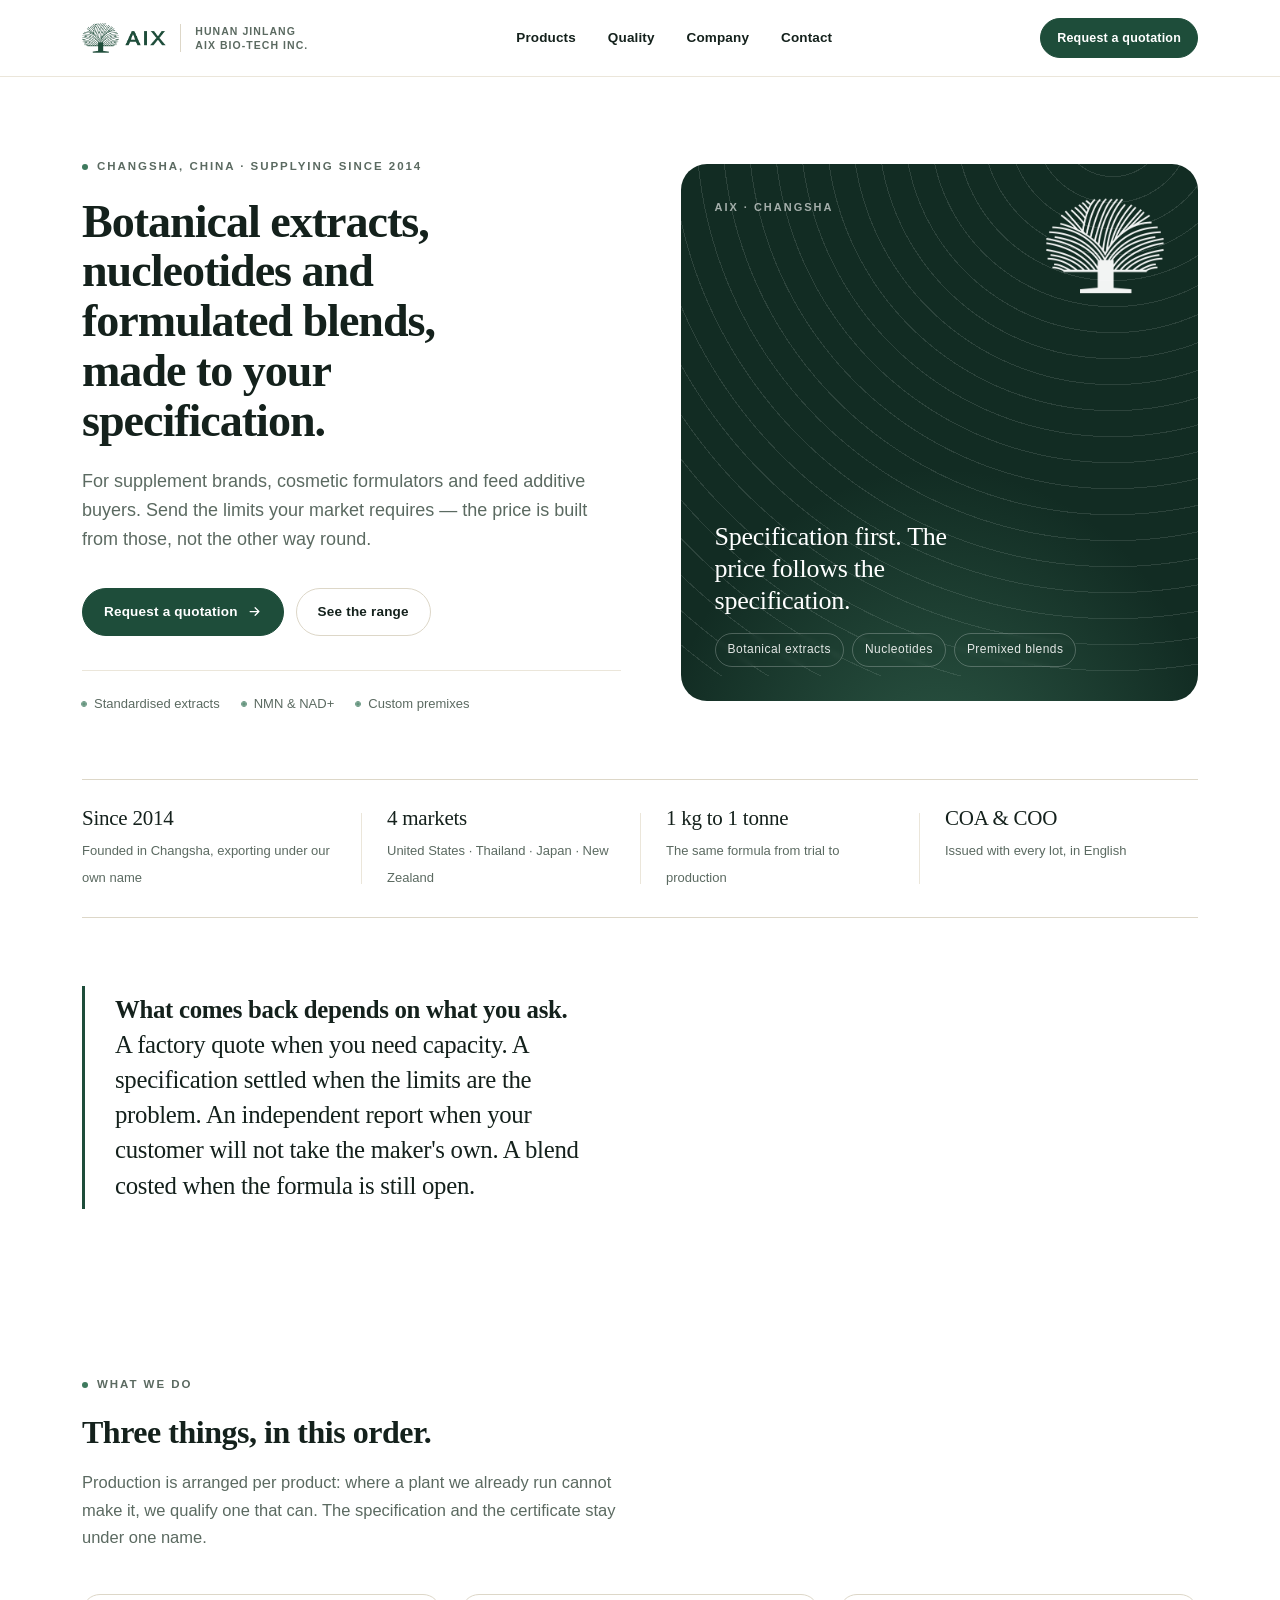
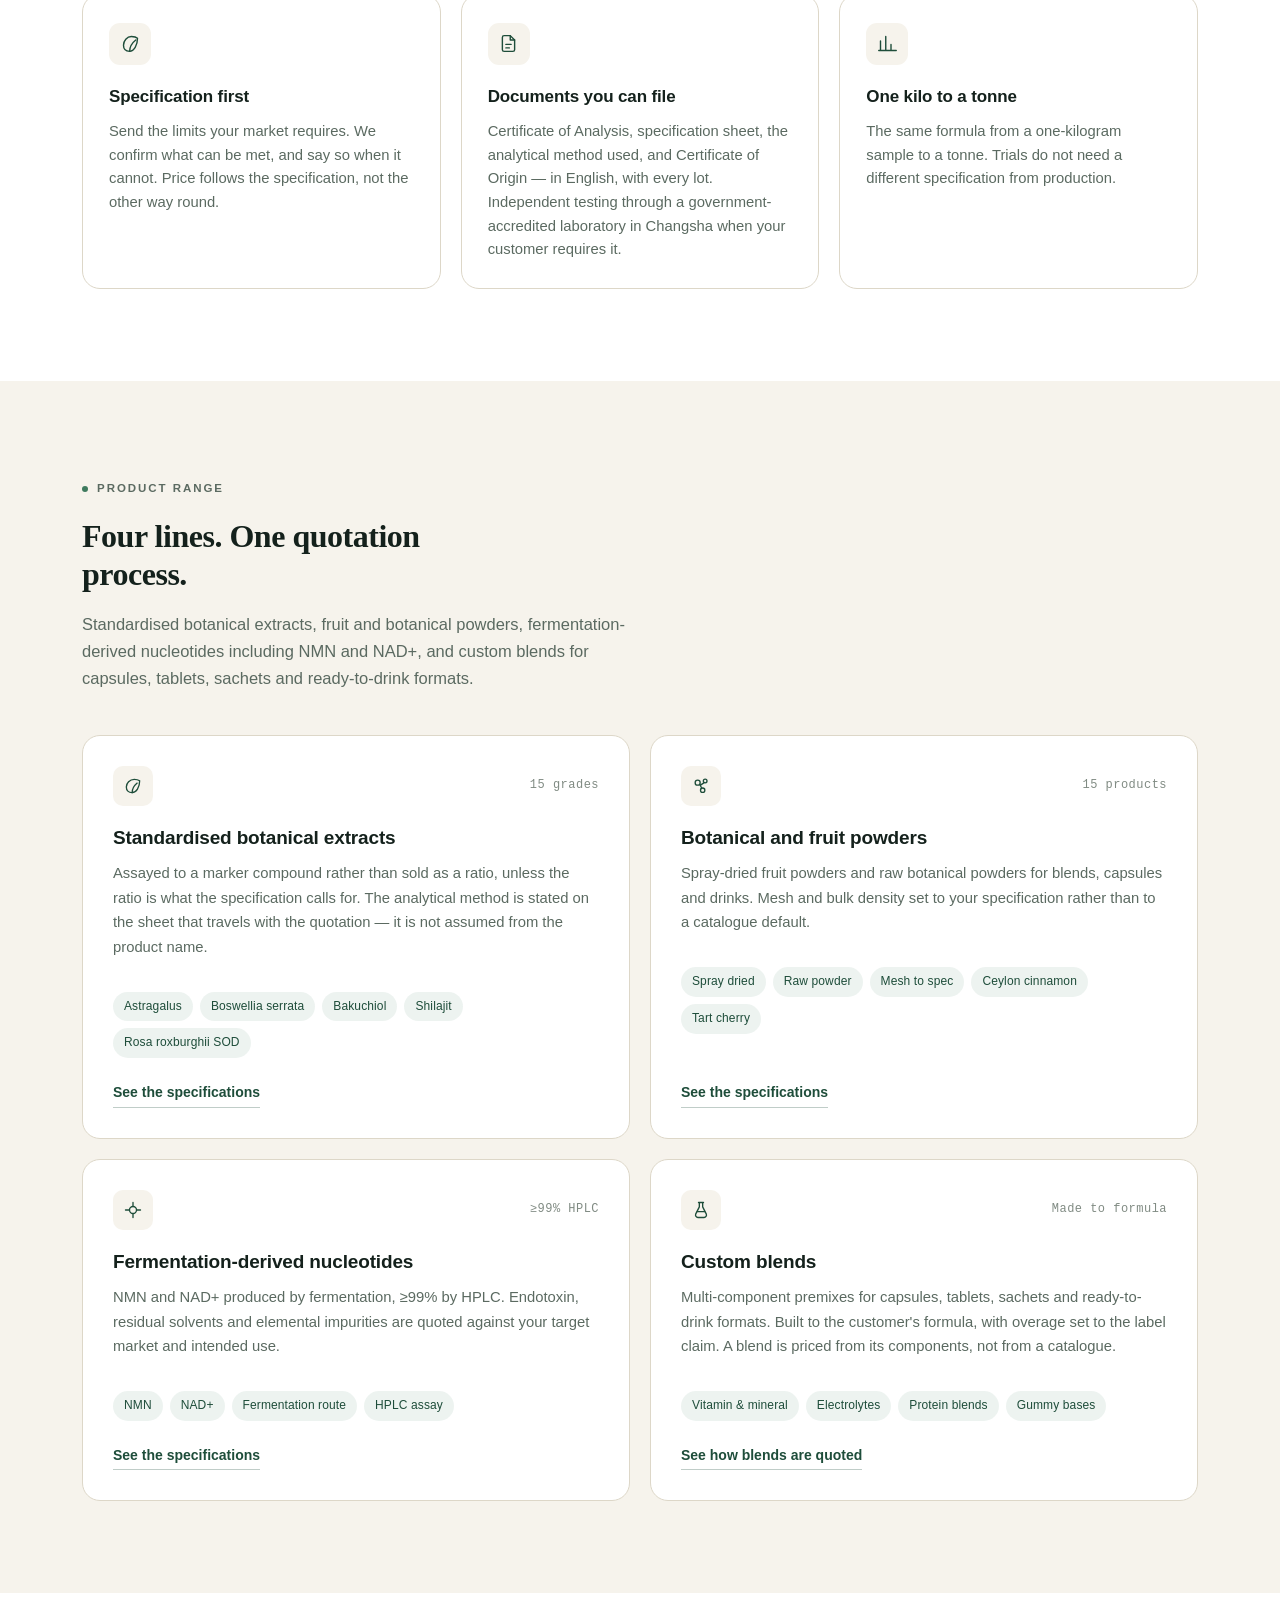
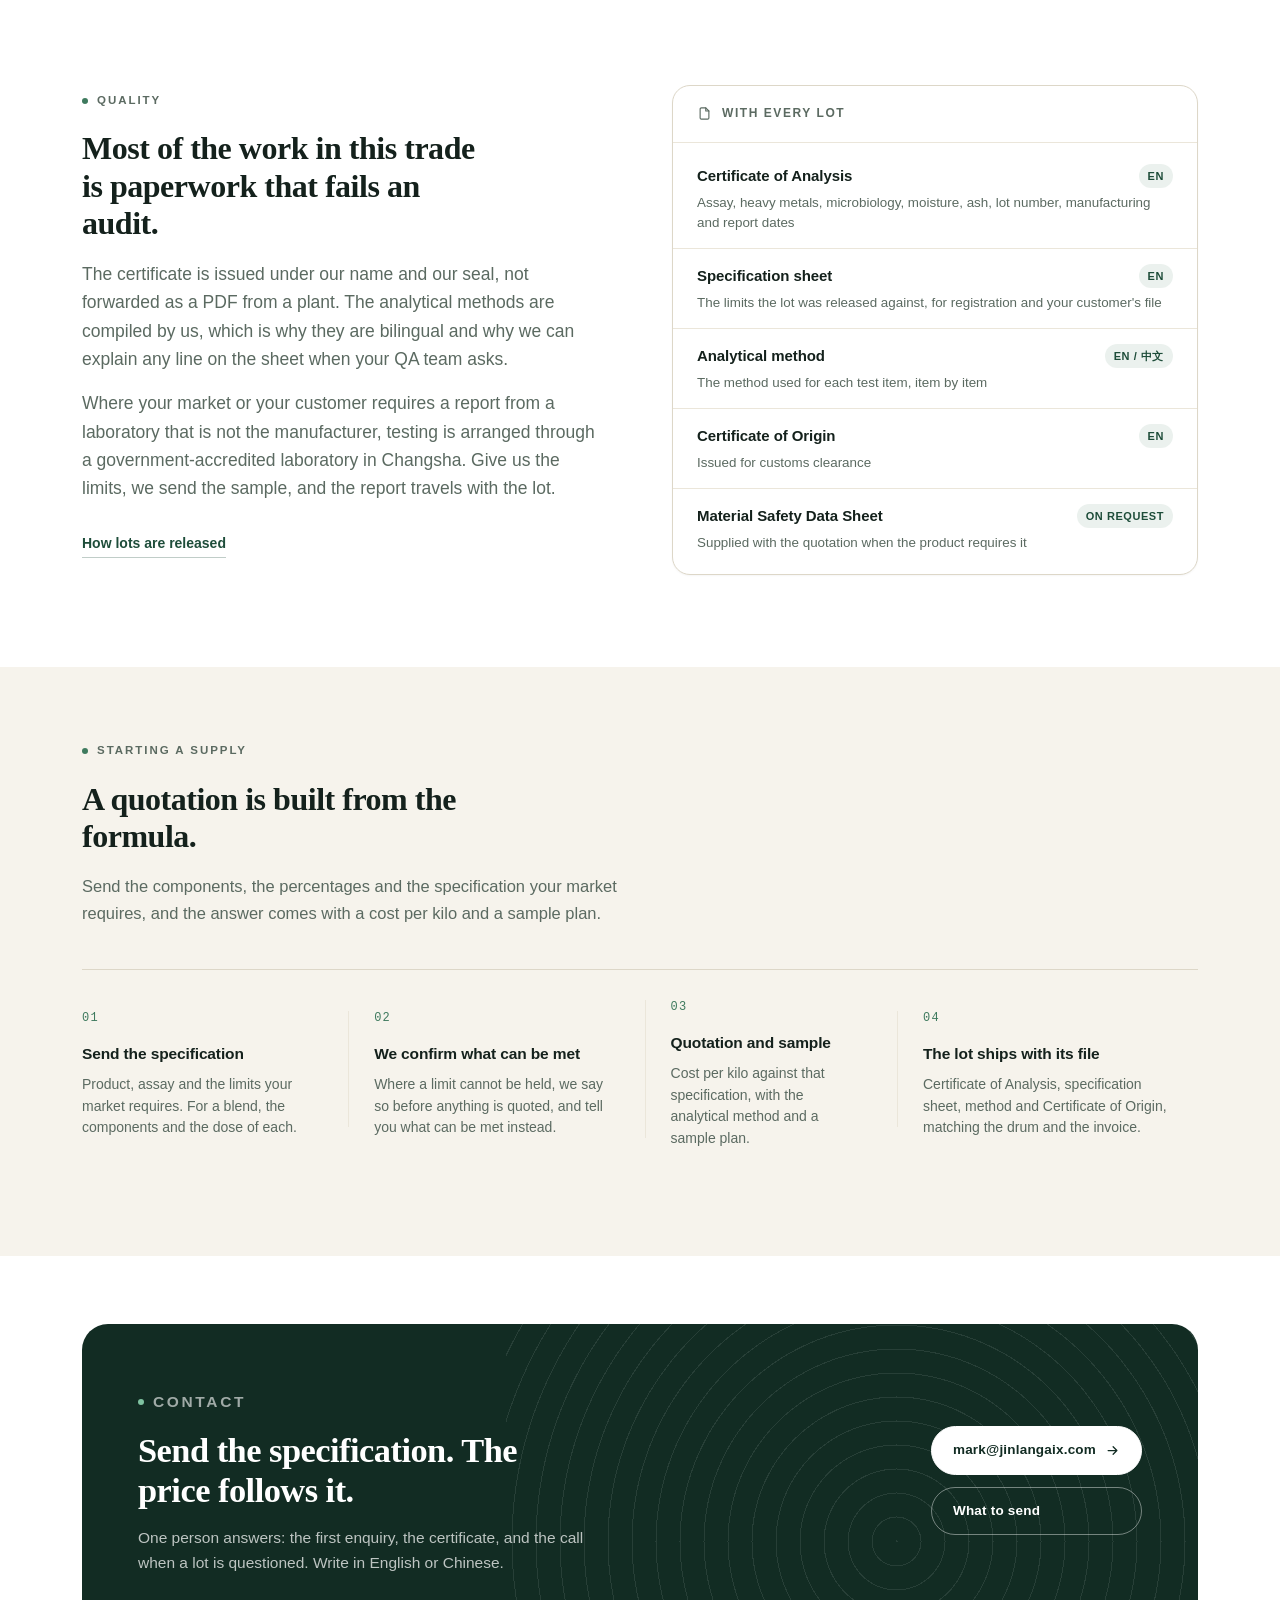
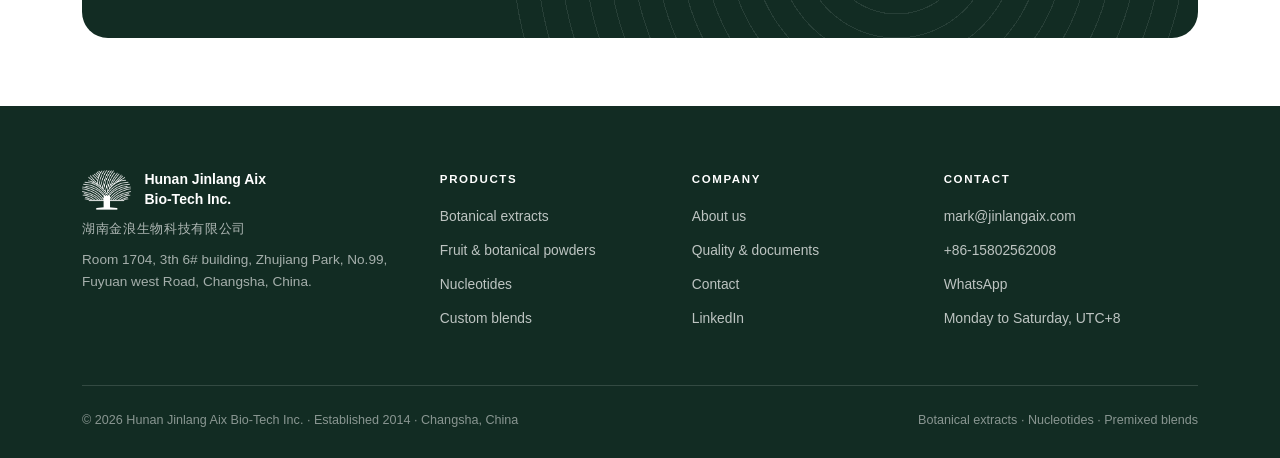
<file: index.html>
<!doctype html>
<html lang="en">
<head>
<meta charset="utf-8">
<meta name="viewport" content="width=device-width, initial-scale=1">
<title>Hunan Jinlang Aix Bio-Tech Inc. — Botanical extracts, nucleotides, formulated blends</title>
<meta name="description" content="Botanical extracts, nucleotide ingredients and formulated blends for supplement, cosmetic and feed additive manufacturers. Specification first, documents with every lot. Changsha, China. Supplying since 2014.">
<link rel="canonical" href="https://jinlangaix.com/">
<meta property="og:type" content="website">
<meta property="og:site_name" content="Hunan Jinlang Aix Bio-Tech Inc.">
<meta property="og:locale" content="en_US">
<meta property="og:title" content="Hunan Jinlang Aix Bio-Tech Inc. — Botanical extracts, nucleotides, formulated blends">
<meta property="og:description" content="Botanical extracts, nucleotide ingredients and formulated blends for supplement, cosmetic and feed additive manufacturers. Specification first, documents with every lot. Changsha, China. Supplying since 2014.">
<meta property="og:url" content="https://jinlangaix.com/">
<meta property="og:image" content="https://jinlangaix.com/assets/og-image.png">
<meta property="og:image:width" content="1200">
<meta property="og:image:height" content="630">
<meta name="twitter:card" content="summary_large_image">
<link rel="icon" href="assets/favicon.png" type="image/png">
<link rel="stylesheet" href="assets/style.css">
<script type="application/ld+json">
{
  "@context": "https://schema.org",
  "@type": "Organization",
  "name": "Hunan Jinlang Aix Bio-Tech Inc.",
  "alternateName": ["湖南金浪生物科技有限公司", "Jinlang Aix", "金浪生物"],
  "legalName": "湖南金浪生物科技有限公司",
  "identifier": {
    "@type": "PropertyValue",
    "propertyID": "USCC",
    "value": "91430105099101847K"
  },
  "url": "https://jinlangaix.com/",
  "logo": "https://jinlangaix.com/assets/logo.png",
  "foundingDate": "2014",
  "description": "Supplier of standardised botanical extracts, fermentation-derived nucleotides and custom premix blends, working to the customer's specification.",
  "address": {
    "@type": "PostalAddress",
    "streetAddress": "Room 1704, 3th 6# building, Zhujiang Park, No.99, Fuyuan west Road",
    "addressLocality": "Changsha",
    "addressCountry": "CN"
  },
  "telephone": "+86-15802562008",
  "email": "mark@jinlangaix.com",
  "sameAs": [
    "https://www.linkedin.com/company/144080623/",
    "https://www.qcc.com/firm/1f380e219975c1ffe1d2915f2301ce33.html"
  ]
}
</script>
</head>
<body>

<a class="skip" href="#main">Skip to content</a>

<header class="site-head">
  <div class="wrap head-inner">
    <a class="brand" href="index.html" aria-label="Hunan Jinlang Aix Bio-Tech Inc. — home">
      <img class="brand-lockup" src="assets/logo-lockup-green.png" alt="AIX">
      <span class="brand-name">Hunan Jinlang<br>Aix Bio-Tech Inc.</span>
    </a>

    <input class="nav-toggle" type="checkbox" id="nav-toggle" aria-hidden="true">

    <nav class="site-nav" aria-label="Main">
      <a href="products.html">Products</a>
      <a href="quality.html">Quality</a>
      <a href="about.html">Company</a>
      <a href="contact.html">Contact</a>
    </nav>

    <div class="head-cta">
      <a class="btn btn-sm" href="quote.html">Request a quotation</a>
      <label class="nav-burger" for="nav-toggle" aria-label="Open menu" role="button" tabindex="0">
        <span></span><span></span><span></span>
      </label>
    </div>
  </div>
</header>

<main id="main">

  <!-- ================= hero ================= -->
  <section class="hero">
    <div class="wrap">
      <div class="hero-grid">
        <div class="hero-copy">
          <p class="eyebrow">Changsha, China · Supplying since 2014</p>
          <h1>Botanical extracts, nucleotides and formulated blends, made to your specification.</h1>
          <p class="sub">For supplement brands, cosmetic formulators and feed additive buyers. Send the limits your market requires — the price is built from those, not the other way round.</p>

          <div class="hero-actions">
            <a class="btn" href="quote.html">
              Request a quotation
              <svg class="arrow" width="15" height="15" viewBox="0 0 24 24" fill="none" stroke="currentColor" stroke-width="2" stroke-linecap="round" stroke-linejoin="round" aria-hidden="true"><path d="M5 12h13M13 6l6 6-6 6"/></svg>
            </a>
            <a class="btn btn-ghost" href="products.html">See the range</a>
          </div>

          <div class="hero-meta">
            <span>Standardised extracts</span>
            <span>NMN &amp; NAD+</span>
            <span>Custom premixes</span>
          </div>
        </div>

        <aside class="hero-panel" aria-label="Company at a glance">
          <div class="panel-top">
            <span class="panel-label">AIX · Changsha</span>
            <img class="panel-mark" src="assets/logo-mark-white.png" alt="">
          </div>
          <div class="panel-body">
            <p class="panel-title">Specification first. The price follows the specification.</p>
            <ul class="panel-list">
              <li>Botanical extracts</li>
              <li>Nucleotides</li>
              <li>Premixed blends</li>
            </ul>
          </div>
        </aside>
      </div>

      <!-- ================= fact strip ================= -->
      <div class="facts">
        <div class="fact">
          <span class="k">Since 2014</span>
          <span class="v">Founded in Changsha, exporting under our own name</span>
        </div>
        <div class="fact">
          <span class="k">4 markets</span>
          <span class="v">United States · Thailand · Japan · New Zealand</span>
        </div>
        <div class="fact">
          <span class="k">1 kg to 1 tonne</span>
          <span class="v">The same formula from trial to production</span>
        </div>
        <div class="fact">
          <span class="k">COA &amp; COO</span>
          <span class="v">Issued with every lot, in English</span>
        </div>
      </div>
    </div>
  </section>

  <!-- ================= statement ================= -->
  <section class="section-tight">
    <div class="wrap">
      <div class="statement">
        <p><strong>What comes back depends on what you ask.</strong> A factory quote when you need capacity. A specification settled when the limits are the problem. An independent report when your customer will not take the maker's own. A blend costed when the formula is still open.</p>
      </div>
    </div>
  </section>

  <!-- ================= what we do ================= -->
  <section class="section">
    <div class="wrap">
      <div class="section-head">
        <p class="eyebrow">What we do</p>
        <h2>Three things, in this order.</h2>
        <p>Production is arranged per product: where a plant we already run cannot make it, we qualify one that can. The specification and the certificate stay under one name.</p>
      </div>

      <div class="card-grid">
        <article class="card">
          <div class="icon" aria-hidden="true">
            <svg width="21" height="21" viewBox="0 0 24 24" fill="none" stroke="currentColor" stroke-width="1.6" stroke-linecap="round" stroke-linejoin="round"><path d="M11 21c-5 0-7-3-7-7 0-5 4-10 9-10 3 0 6 1 7 2 0 8-4 15-9 15Z"/><path d="M11 21c0-5 2-9 7-13"/></svg>
          </div>
          <h3>Specification first</h3>
          <p>Send the limits your market requires. We confirm what can be met, and say so when it cannot. Price follows the specification, not the other way round.</p>
        </article>

        <article class="card">
          <div class="icon" aria-hidden="true">
            <svg width="21" height="21" viewBox="0 0 24 24" fill="none" stroke="currentColor" stroke-width="1.6" stroke-linecap="round" stroke-linejoin="round"><path d="M14 3H7a2 2 0 0 0-2 2v14a2 2 0 0 0 2 2h10a2 2 0 0 0 2-2V8Z"/><path d="M14 3v5h5"/><path d="M9 13h6M9 17h4"/></svg>
          </div>
          <h3>Documents you can file</h3>
          <p>Certificate of Analysis, specification sheet, the analytical method used, and Certificate of Origin — in English, with every lot. Independent testing through a government-accredited laboratory in Changsha when your customer requires it.</p>
        </article>

        <article class="card">
          <div class="icon" aria-hidden="true">
            <svg width="21" height="21" viewBox="0 0 24 24" fill="none" stroke="currentColor" stroke-width="1.6" stroke-linecap="round" stroke-linejoin="round"><path d="M4 20V9M10 20V4M16 20v-7M22 20H2"/></svg>
          </div>
          <h3>One kilo to a tonne</h3>
          <p>The same formula from a one-kilogram sample to a tonne. Trials do not need a different specification from production.</p>
        </article>
      </div>
    </div>
  </section>

  <!-- ================= products ================= -->
  <section class="section bg-sand">
    <div class="wrap">
      <div class="section-head">
        <p class="eyebrow">Product range</p>
        <h2>Four lines. One quotation process.</h2>
        <p>Standardised botanical extracts, fruit and botanical powders, fermentation-derived nucleotides including NMN and NAD+, and custom blends for capsules, tablets, sachets and ready-to-drink formats.</p>
      </div>

      <div class="cat-grid">
        <article class="cat">
          <div class="cat-top">
            <div class="icon" aria-hidden="true">
              <svg width="20" height="20" viewBox="0 0 24 24" fill="none" stroke="currentColor" stroke-width="1.6" stroke-linecap="round" stroke-linejoin="round"><path d="M11 20c-4.5 0-7-2.8-7-6.8C4 8.6 8 4 13.5 4c3 0 5.4 1 6.5 1.8C20 13.6 16 20 11 20Z"/><path d="M11 20c0-4.5 1.8-8 6-11.5"/></svg>
            </div>
            <span class="count">15 grades</span>
          </div>
          <h3>Standardised botanical extracts</h3>
          <p>Assayed to a marker compound rather than sold as a ratio, unless the ratio is what the specification calls for. The analytical method is stated on the sheet that travels with the quotation — it is not assumed from the product name.</p>
          <div class="tag-row">
            <span class="tag">Astragalus</span>
            <span class="tag">Boswellia serrata</span>
            <span class="tag">Bakuchiol</span>
            <span class="tag">Shilajit</span>
            <span class="tag">Rosa roxburghii SOD</span>
          </div>
          <div class="card-foot">
            <a class="link-rule" href="products.html#extracts">See the specifications</a>
          </div>
        </article>

        <article class="cat">
          <div class="cat-top">
            <div class="icon" aria-hidden="true">
              <svg width="20" height="20" viewBox="0 0 24 24" fill="none" stroke="currentColor" stroke-width="1.6" stroke-linecap="round" stroke-linejoin="round"><circle cx="8" cy="8" r="3"/><circle cx="17" cy="6" r="2.2"/><circle cx="14" cy="17" r="2.6"/><path d="M10.6 10.2l2.2 4.2M15.4 8.2l-3.6 2.4"/></svg>
            </div>
            <span class="count">15 products</span>
          </div>
          <h3>Botanical and fruit powders</h3>
          <p>Spray-dried fruit powders and raw botanical powders for blends, capsules and drinks. Mesh and bulk density set to your specification rather than to a catalogue default.</p>
          <div class="tag-row">
            <span class="tag">Spray dried</span>
            <span class="tag">Raw powder</span>
            <span class="tag">Mesh to spec</span>
            <span class="tag">Ceylon cinnamon</span>
            <span class="tag">Tart cherry</span>
          </div>
          <div class="card-foot">
            <a class="link-rule" href="products.html#powders">See the specifications</a>
          </div>
        </article>

        <article class="cat">
          <div class="cat-top">
            <div class="icon" aria-hidden="true">
              <svg width="20" height="20" viewBox="0 0 24 24" fill="none" stroke="currentColor" stroke-width="1.6" stroke-linecap="round" stroke-linejoin="round"><path d="M12 3v4M12 17v4M3 12h4M17 12h4"/><circle cx="12" cy="12" r="4.2"/></svg>
            </div>
            <span class="count">≥99% HPLC</span>
          </div>
          <h3>Fermentation-derived nucleotides</h3>
          <p>NMN and NAD+ produced by fermentation, ≥99% by HPLC. Endotoxin, residual solvents and elemental impurities are quoted against your target market and intended use.</p>
          <div class="tag-row">
            <span class="tag">NMN</span>
            <span class="tag">NAD+</span>
            <span class="tag">Fermentation route</span>
            <span class="tag">HPLC assay</span>
          </div>
          <div class="card-foot">
            <a class="link-rule" href="products.html#nucleotides">See the specifications</a>
          </div>
        </article>

        <article class="cat">
          <div class="cat-top">
            <div class="icon" aria-hidden="true">
              <svg width="20" height="20" viewBox="0 0 24 24" fill="none" stroke="currentColor" stroke-width="1.6" stroke-linecap="round" stroke-linejoin="round"><path d="M9 3h6M10 3v5.2L5.6 17A3 3 0 0 0 8.3 21h7.4a3 3 0 0 0 2.7-4L14 8.2V3"/><path d="M7.5 14h9"/></svg>
            </div>
            <span class="count">Made to formula</span>
          </div>
          <h3>Custom blends</h3>
          <p>Multi-component premixes for capsules, tablets, sachets and ready-to-drink formats. Built to the customer's formula, with overage set to the label claim. A blend is priced from its components, not from a catalogue.</p>
          <div class="tag-row">
            <span class="tag">Vitamin &amp; mineral</span>
            <span class="tag">Electrolytes</span>
            <span class="tag">Protein blends</span>
            <span class="tag">Gummy bases</span>
          </div>
          <div class="card-foot">
            <a class="link-rule" href="products.html#blends">See how blends are quoted</a>
          </div>
        </article>
      </div>
    </div>
  </section>

  <!-- ================= documents ================= -->
  <section class="section">
    <div class="wrap">
      <div class="split split-top">
        <div>
          <p class="eyebrow">Quality</p>
          <h2>Most of the work in this trade is paperwork that fails an audit.</h2>
          <p class="lede">The certificate is issued under our name and our seal, not forwarded as a PDF from a plant. The analytical methods are compiled by us, which is why they are bilingual and why we can explain any line on the sheet when your QA team asks.</p>
          <p class="lede">Where your market or your customer requires a report from a laboratory that is not the manufacturer, testing is arranged through a government-accredited laboratory in Changsha. Give us the limits, we send the sample, and the report travels with the lot.</p>
          <p style="margin-top:26px"><a class="link-rule" href="quality.html">How lots are released</a></p>
        </div>

        <div class="doc-card">
          <div class="doc-card-head">
            <svg width="15" height="15" viewBox="0 0 24 24" fill="none" stroke="currentColor" stroke-width="1.8" stroke-linecap="round" stroke-linejoin="round" aria-hidden="true"><path d="M14 3H7a2 2 0 0 0-2 2v14a2 2 0 0 0 2 2h10a2 2 0 0 0 2-2V8Z"/><path d="M14 3v5h5"/></svg>
            With every lot
          </div>
          <ul class="doc-list">
            <li>
              <span class="name">Certificate of Analysis</span>
              <span class="lang">EN</span>
              <span class="desc">Assay, heavy metals, microbiology, moisture, ash, lot number, manufacturing and report dates</span>
            </li>
            <li>
              <span class="name">Specification sheet</span>
              <span class="lang">EN</span>
              <span class="desc">The limits the lot was released against, for registration and your customer's file</span>
            </li>
            <li>
              <span class="name">Analytical method</span>
              <span class="lang">EN / 中文</span>
              <span class="desc">The method used for each test item, item by item</span>
            </li>
            <li>
              <span class="name">Certificate of Origin</span>
              <span class="lang">EN</span>
              <span class="desc">Issued for customs clearance</span>
            </li>
            <li>
              <span class="name">Material Safety Data Sheet</span>
              <span class="lang">On request</span>
              <span class="desc">Supplied with the quotation when the product requires it</span>
            </li>
          </ul>
        </div>
      </div>
    </div>
  </section>

  <!-- ================= process ================= -->
  <section class="section-tight bg-sand">
    <div class="wrap">
      <div class="section-head">
        <p class="eyebrow">Starting a supply</p>
        <h2>A quotation is built from the formula.</h2>
        <p>Send the components, the percentages and the specification your market requires, and the answer comes with a cost per kilo and a sample plan.</p>
      </div>

      <div class="steps">
        <div class="step">
          <span class="n">01</span>
          <h3>Send the specification</h3>
          <p>Product, assay and the limits your market requires. For a blend, the components and the dose of each.</p>
        </div>
        <div class="step">
          <span class="n">02</span>
          <h3>We confirm what can be met</h3>
          <p>Where a limit cannot be held, we say so before anything is quoted, and tell you what can be met instead.</p>
        </div>
        <div class="step">
          <span class="n">03</span>
          <h3>Quotation and sample</h3>
          <p>Cost per kilo against that specification, with the analytical method and a sample plan.</p>
        </div>
        <div class="step">
          <span class="n">04</span>
          <h3>The lot ships with its file</h3>
          <p>Certificate of Analysis, specification sheet, method and Certificate of Origin, matching the drum and the invoice.</p>
        </div>
      </div>
    </div>
  </section>

  <!-- ================= cta ================= -->
  <section class="section-tight">
    <div class="wrap">
      <div class="cta">
        <div>
          <p class="eyebrow">Contact</p>
          <h2>Send the specification. The price follows it.</h2>
          <p>One person answers: the first enquiry, the certificate, and the call when a lot is questioned. Write in English or Chinese.</p>
        </div>
        <div class="cta-actions">
          <a class="btn btn-light" href="mailto:mark@jinlangaix.com?subject=Specification%20enquiry">
            mark@jinlangaix.com
            <svg class="arrow" width="15" height="15" viewBox="0 0 24 24" fill="none" stroke="currentColor" stroke-width="2" stroke-linecap="round" stroke-linejoin="round" aria-hidden="true"><path d="M5 12h13M13 6l6 6-6 6"/></svg>
          </a>
          <a class="btn btn-outline-light" href="quote.html">What to send</a>
        </div>
      </div>
    </div>
  </section>

</main>

<footer class="site-foot">
  <div class="wrap">
    <div class="foot-grid">
      <div>
        <div class="foot-brand">
          <img src="assets/logo-mark-white.png" alt="">
          <span class="t">Hunan Jinlang Aix<br>Bio-Tech Inc.</span>
        </div>
        <p class="foot-cn">湖南金浪生物科技有限公司</p>
        <p>Room 1704, 3th 6# building, Zhujiang Park, No.99, Fuyuan west Road, Changsha, China.</p>
      </div>

      <div class="foot-col">
        <h4>Products</h4>
        <ul>
          <li><a href="products.html#extracts">Botanical extracts</a></li>
          <li><a href="products.html#powders">Fruit &amp; botanical powders</a></li>
          <li><a href="products.html#nucleotides">Nucleotides</a></li>
          <li><a href="products.html#blends">Custom blends</a></li>
        </ul>
      </div>

      <div class="foot-col">
        <h4>Company</h4>
        <ul>
          <li><a href="about.html">About us</a></li>
          <li><a href="quality.html">Quality &amp; documents</a></li>
          <li><a href="contact.html">Contact</a></li>
          <li><a href="https://www.linkedin.com/company/144080623/">LinkedIn</a></li>
        </ul>
      </div>

      <div class="foot-col">
        <h4>Contact</h4>
        <ul>
          <li><a href="mailto:mark@jinlangaix.com">mark@jinlangaix.com</a></li>
          <li><a href="tel:+8615802562008">+86-15802562008</a></li>
          <li><a href="https://wa.me/8615802562008?text=Hello%2C%20I%20found%20you%20via%20jinlangaix.com" target="_blank" rel="noopener">WhatsApp</a></li>
          <li>Monday to Saturday, UTC+8</li>
        </ul>
      </div>
    </div>

    <div class="foot-bottom">
      <span>© 2026 Hunan Jinlang Aix Bio-Tech Inc. · Established 2014 · Changsha, China</span>
      <span>Botanical extracts · Nucleotides · Premixed blends</span>
    </div>
  </div>
</footer>

</body>
</html>
</file>
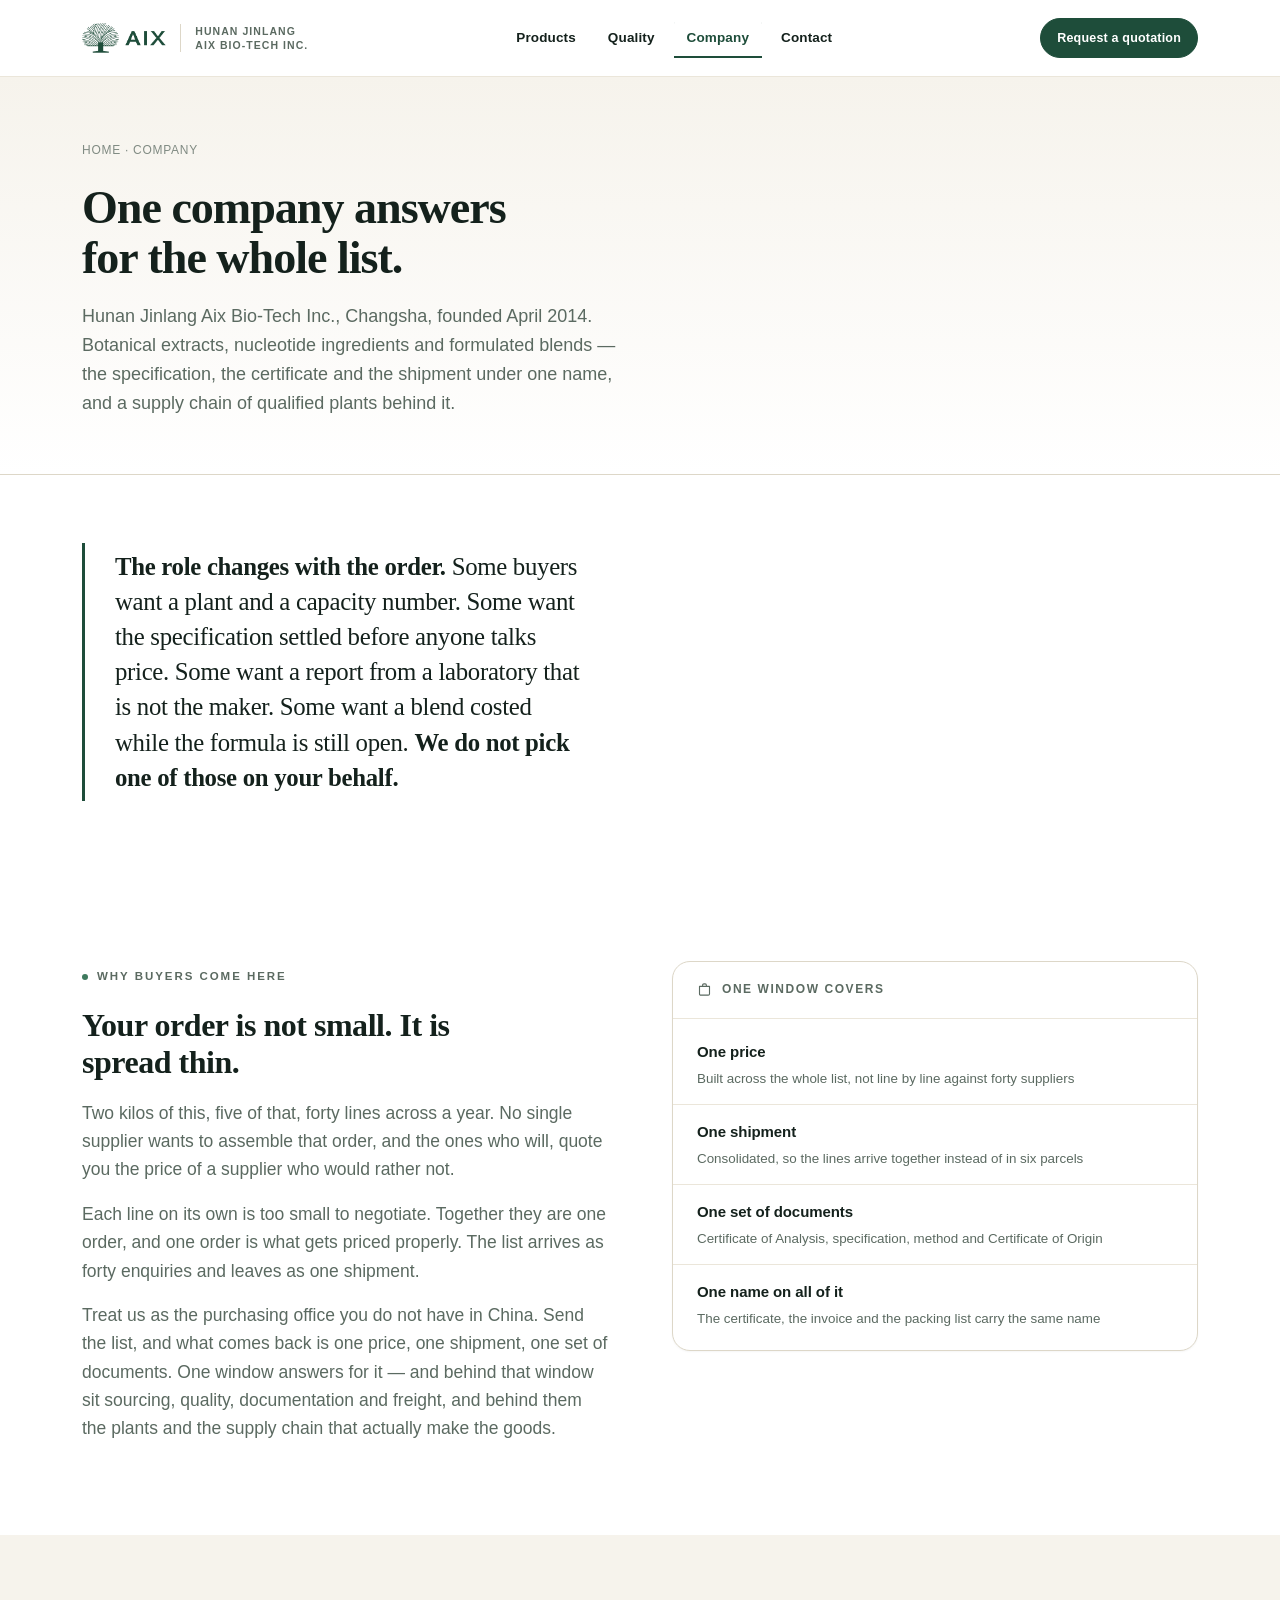
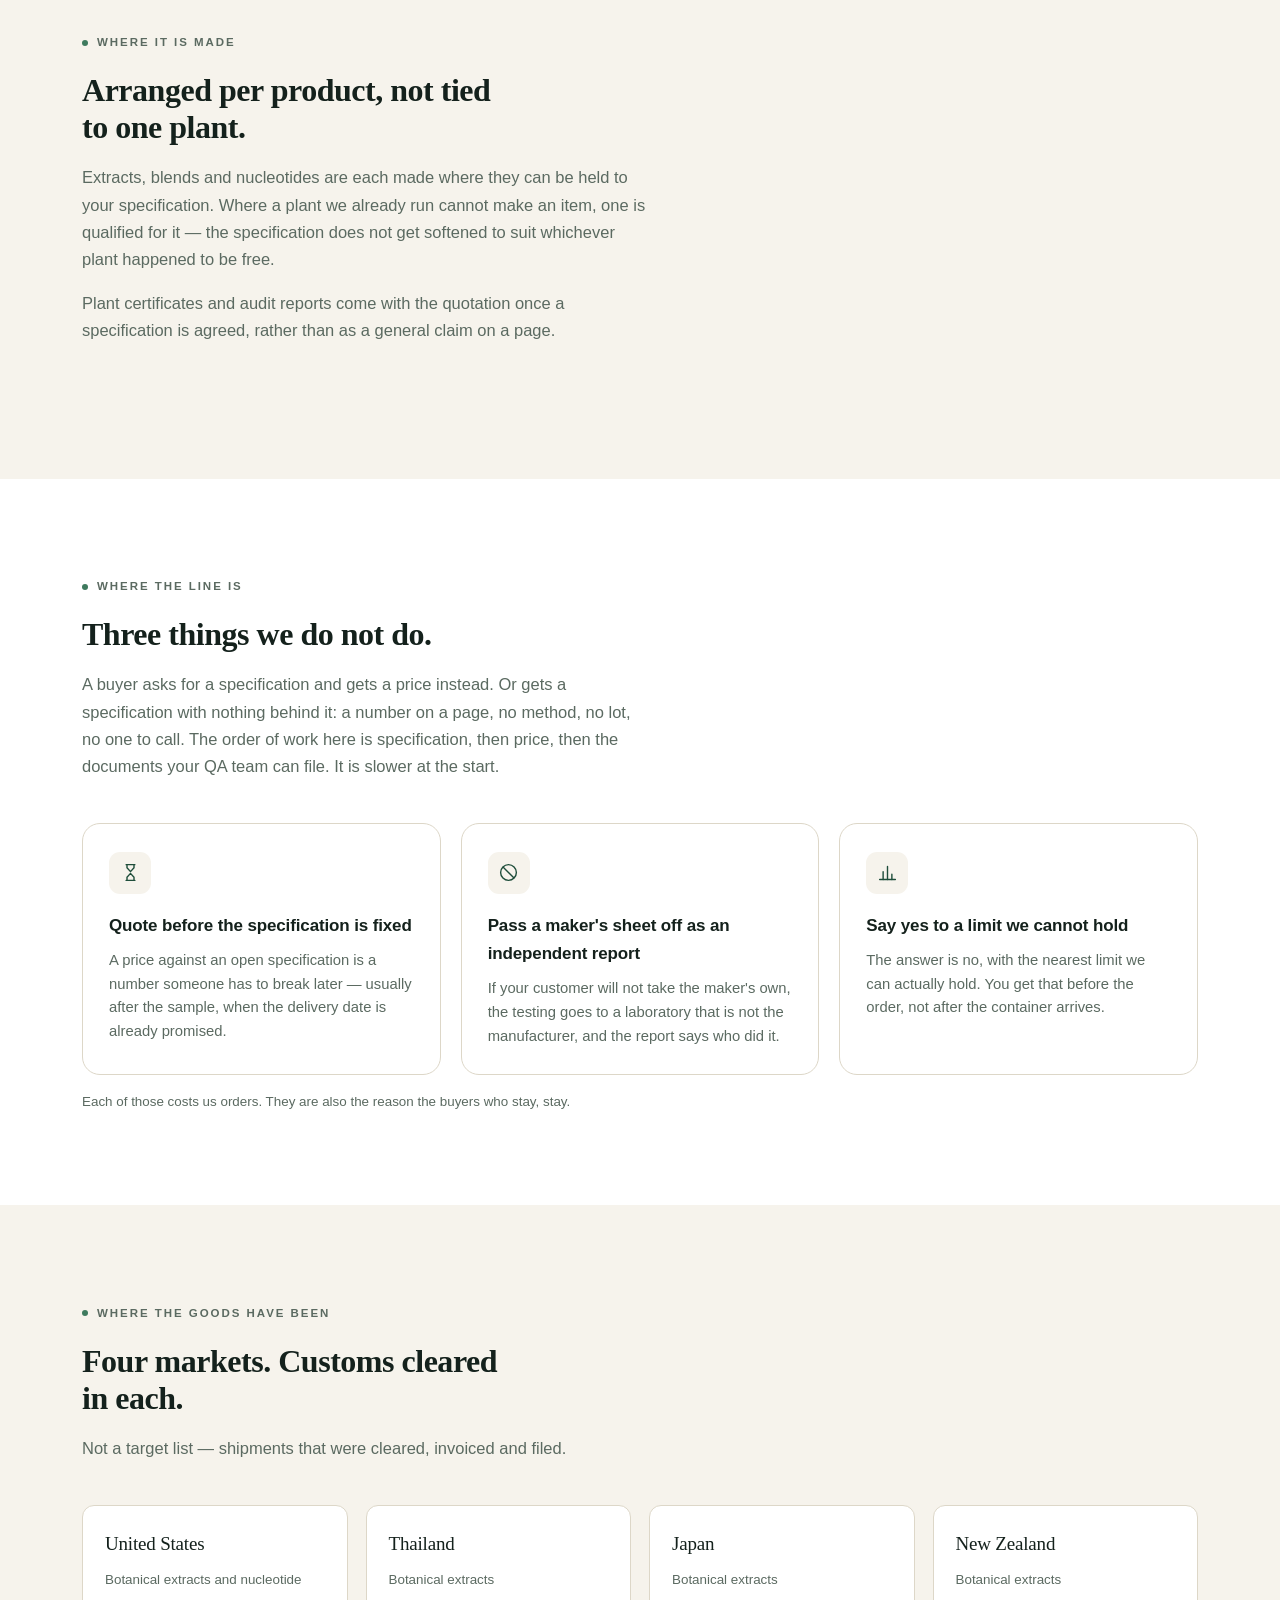
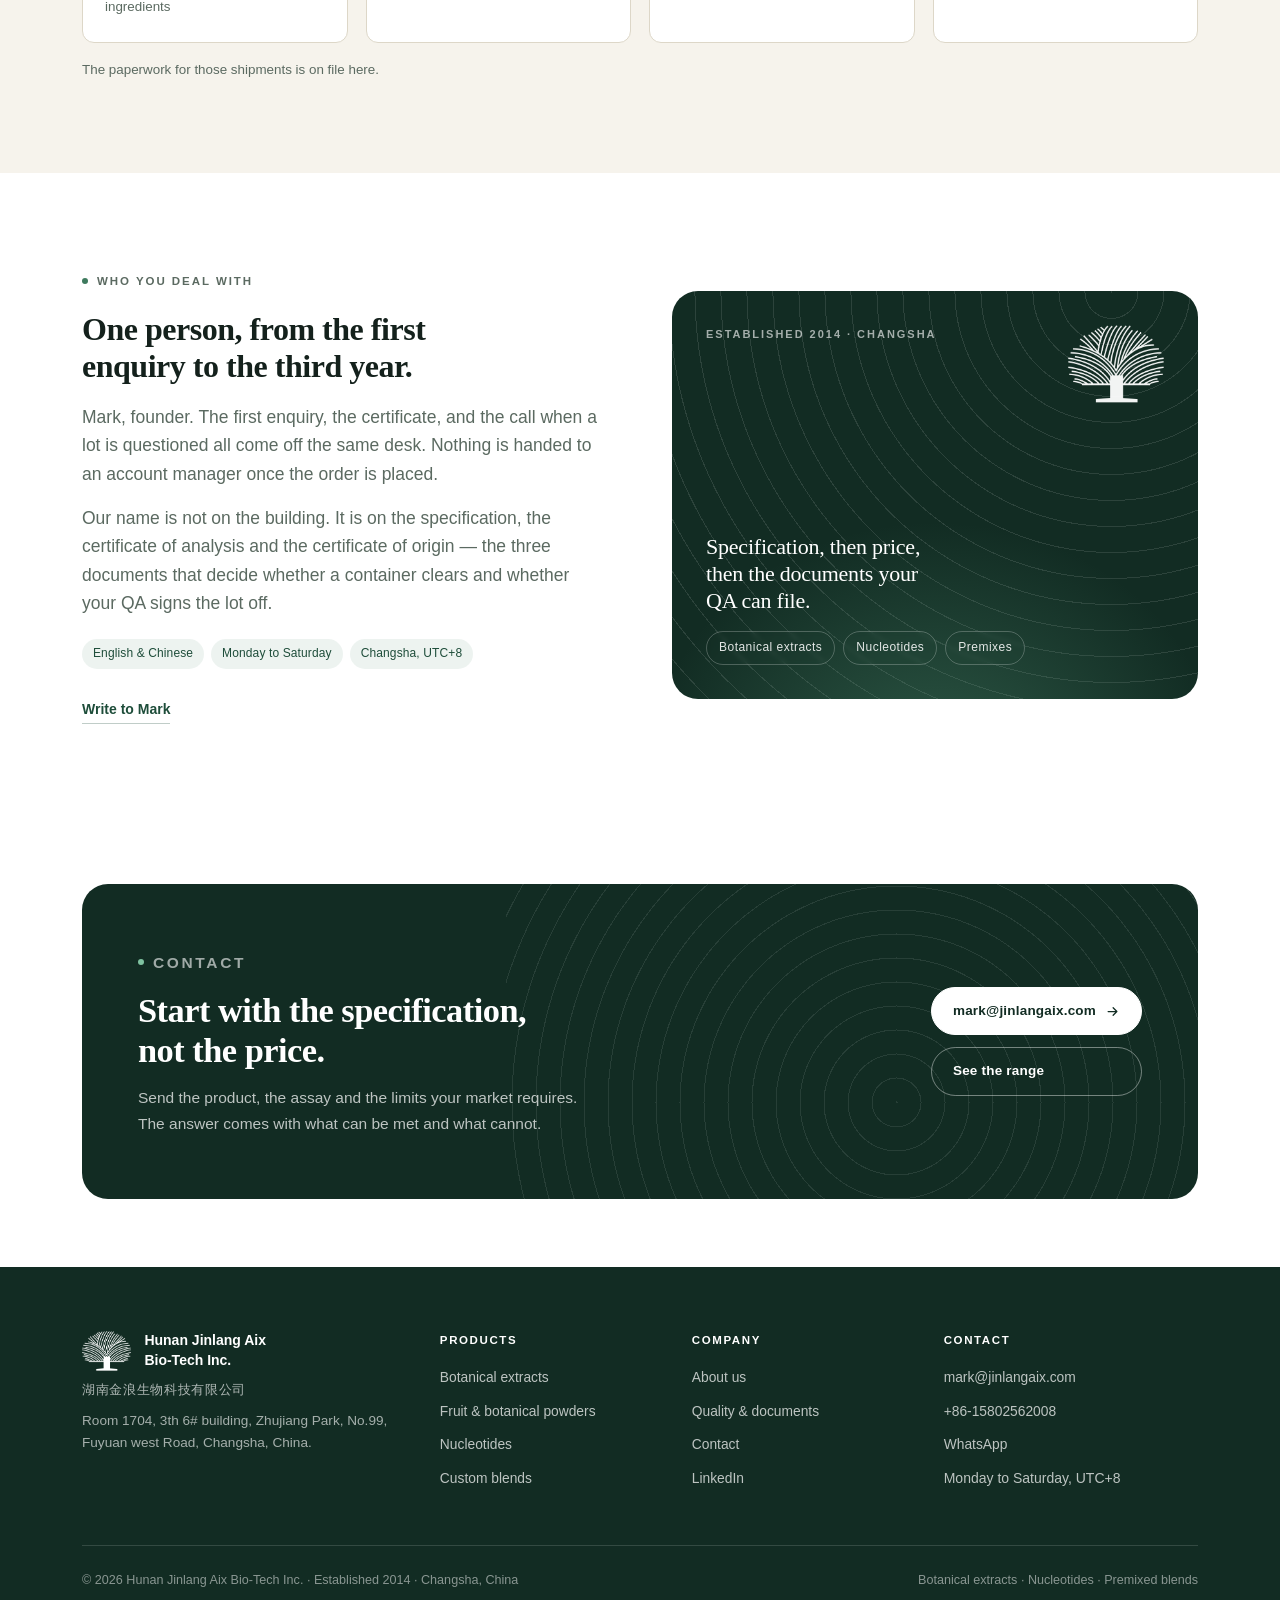
<file: about.html>
<!doctype html>
<html lang="en">
<head>
<meta charset="utf-8">
<meta name="viewport" content="width=device-width, initial-scale=1">
<title>Company — Hunan Jinlang Aix Bio-Tech Inc.</title>
<meta name="description" content="Founded in Changsha in 2014. Botanical extracts, nucleotide ingredients and formulated blends. One window for the whole list — one price, one shipment, one set of documents. Goods shipped to the US, Thailand, Japan and New Zealand.">
<link rel="canonical" href="https://jinlangaix.com/about.html">
<meta property="og:type" content="website">
<meta property="og:site_name" content="Hunan Jinlang Aix Bio-Tech Inc.">
<meta property="og:locale" content="en_US">
<meta property="og:title" content="Company — Hunan Jinlang Aix Bio-Tech Inc.">
<meta property="og:description" content="Founded in Changsha in 2014. Botanical extracts, nucleotide ingredients and formulated blends. One window for the whole list — one price, one shipment, one set of documents. Goods shipped to the US, Thailand, Japan and New Zealand.">
<meta property="og:url" content="https://jinlangaix.com/about.html">
<meta property="og:image" content="https://jinlangaix.com/assets/og-image.png">
<meta property="og:image:width" content="1200">
<meta property="og:image:height" content="630">
<meta name="twitter:card" content="summary_large_image">
<link rel="icon" href="assets/favicon.png" type="image/png">
<link rel="stylesheet" href="assets/style.css">
</head>
<body>

<a class="skip" href="#main">Skip to content</a>

<header class="site-head">
  <div class="wrap head-inner">
    <a class="brand" href="index.html" aria-label="Hunan Jinlang Aix Bio-Tech Inc. — home">
      <img class="brand-lockup" src="assets/logo-lockup-green.png" alt="AIX">
      <span class="brand-name">Hunan Jinlang<br>Aix Bio-Tech Inc.</span>
    </a>

    <input class="nav-toggle" type="checkbox" id="nav-toggle" aria-hidden="true">

    <nav class="site-nav" aria-label="Main">
      <a href="products.html">Products</a>
      <a href="quality.html">Quality</a>
      <a href="about.html" aria-current="page">Company</a>
      <a href="contact.html">Contact</a>
    </nav>

    <div class="head-cta">
      <a class="btn btn-sm" href="quote.html">Request a quotation</a>
      <label class="nav-burger" for="nav-toggle" aria-label="Open menu" role="button" tabindex="0">
        <span></span><span></span><span></span>
      </label>
    </div>
  </div>
</header>

<main id="main">

  <section class="page-head">
    <div class="wrap">
      <p class="crumbs"><a href="index.html">Home</a> · Company</p>
      <h1>One company answers for the whole list.</h1>
      <p class="sub">Hunan Jinlang Aix Bio-Tech Inc., Changsha, founded April 2014. Botanical extracts, nucleotide ingredients and formulated blends — the specification, the certificate and the shipment under one name, and a supply chain of qualified plants behind it.</p>
    </div>
  </section>

  <section class="section-tight">
    <div class="wrap">
      <div class="statement">
        <p><strong>The role changes with the order.</strong> Some buyers want a plant and a capacity number. Some want the specification settled before anyone talks price. Some want a report from a laboratory that is not the maker. Some want a blend costed while the formula is still open. <strong>We do not pick one of those on your behalf.</strong></p>
      </div>
    </div>
  </section>

  <section class="section">
    <div class="wrap">
      <div class="split split-top">
        <div>
          <p class="eyebrow">Why buyers come here</p>
          <h2>Your order is not small. It is spread thin.</h2>
          <p class="lede">Two kilos of this, five of that, forty lines across a year. No single supplier wants to assemble that order, and the ones who will, quote you the price of a supplier who would rather not.</p>
          <p class="lede">Each line on its own is too small to negotiate. Together they are one order, and one order is what gets priced properly. The list arrives as forty enquiries and leaves as one shipment.</p>
          <p class="lede">Treat us as the purchasing office you do not have in China. Send the list, and what comes back is one price, one shipment, one set of documents. One window answers for it — and behind that window sit sourcing, quality, documentation and freight, and behind them the plants and the supply chain that actually make the goods.</p>
        </div>

        <div class="doc-card">
          <div class="doc-card-head">
            <svg width="15" height="15" viewBox="0 0 24 24" fill="none" stroke="currentColor" stroke-width="1.8" stroke-linecap="round" stroke-linejoin="round" aria-hidden="true"><path d="M4 7h16v12a2 2 0 0 1-2 2H6a2 2 0 0 1-2-2Z"/><path d="M9 7V5a2 2 0 0 1 2-2h2a2 2 0 0 1 2 2v2"/></svg>
            One window covers
          </div>
          <ul class="doc-list">
            <li>
              <span class="name">One price</span>
              <span class="desc">Built across the whole list, not line by line against forty suppliers</span>
            </li>
            <li>
              <span class="name">One shipment</span>
              <span class="desc">Consolidated, so the lines arrive together instead of in six parcels</span>
            </li>
            <li>
              <span class="name">One set of documents</span>
              <span class="desc">Certificate of Analysis, specification, method and Certificate of Origin</span>
            </li>
            <li>
              <span class="name">One name on all of it</span>
              <span class="desc">The certificate, the invoice and the packing list carry the same name</span>
            </li>
          </ul>
        </div>
      </div>
    </div>
  </section>

  <section class="section bg-sand">
    <div class="wrap">
      <div class="section-head">
        <p class="eyebrow">Where it is made</p>
        <h2>Arranged per product, not tied to one plant.</h2>
        <p>Extracts, blends and nucleotides are each made where they can be held to your specification. Where a plant we already run cannot make an item, one is qualified for it — the specification does not get softened to suit whichever plant happened to be free.</p>
        <p>Plant certificates and audit reports come with the quotation once a specification is agreed, rather than as a general claim on a page.</p>
      </div>
    </div>
  </section>

  <section class="section">
    <div class="wrap">
      <div class="section-head">
        <p class="eyebrow">Where the line is</p>
        <h2>Three things we do not do.</h2>
        <p>A buyer asks for a specification and gets a price instead. Or gets a specification with nothing behind it: a number on a page, no method, no lot, no one to call. The order of work here is specification, then price, then the documents your QA team can file. It is slower at the start.</p>
      </div>

      <div class="card-grid">
        <article class="card">
          <div class="icon" aria-hidden="true">
            <svg width="21" height="21" viewBox="0 0 24 24" fill="none" stroke="currentColor" stroke-width="1.6" stroke-linecap="round" stroke-linejoin="round"><path d="M7 3h10M7 21h10M8 3v3.6L12 11l4-4.4V3M8 21v-3.6L12 13l4 4.4V21"/></svg>
          </div>
          <h3>Quote before the specification is fixed</h3>
          <p>A price against an open specification is a number someone has to break later — usually after the sample, when the delivery date is already promised.</p>
        </article>

        <article class="card">
          <div class="icon" aria-hidden="true">
            <svg width="21" height="21" viewBox="0 0 24 24" fill="none" stroke="currentColor" stroke-width="1.6" stroke-linecap="round" stroke-linejoin="round"><circle cx="12" cy="12" r="9"/><path d="M6 6l12 12"/></svg>
          </div>
          <h3>Pass a maker's sheet off as an independent report</h3>
          <p>If your customer will not take the maker's own, the testing goes to a laboratory that is not the manufacturer, and the report says who did it.</p>
        </article>

        <article class="card">
          <div class="icon" aria-hidden="true">
            <svg width="21" height="21" viewBox="0 0 24 24" fill="none" stroke="currentColor" stroke-width="1.6" stroke-linecap="round" stroke-linejoin="round"><path d="M3 20h18"/><path d="M7 20V11M12 20V5M17 20v-6"/></svg>
          </div>
          <h3>Say yes to a limit we cannot hold</h3>
          <p>The answer is no, with the nearest limit we can actually hold. You get that before the order, not after the container arrives.</p>
        </article>
      </div>

      <p class="table-note">Each of those costs us orders. They are also the reason the buyers who stay, stay.</p>
    </div>
  </section>

  <section class="section bg-sand">
    <div class="wrap">
      <div class="section-head">
        <p class="eyebrow">Where the goods have been</p>
        <h2>Four markets. Customs cleared in each.</h2>
        <p>Not a target list — shipments that were cleared, invoiced and filed.</p>
      </div>

      <div class="market-grid">
        <div class="market">
          <span class="c">United States</span>
          <span class="d">Botanical extracts and nucleotide ingredients</span>
        </div>
        <div class="market">
          <span class="c">Thailand</span>
          <span class="d">Botanical extracts</span>
        </div>
        <div class="market">
          <span class="c">Japan</span>
          <span class="d">Botanical extracts</span>
        </div>
        <div class="market">
          <span class="c">New Zealand</span>
          <span class="d">Botanical extracts</span>
        </div>
      </div>
      <p class="table-note">The paperwork for those shipments is on file here.</p>
    </div>
  </section>

  <section class="section">
    <div class="wrap">
      <div class="split">
        <div>
          <p class="eyebrow">Who you deal with</p>
          <h2>One person, from the first enquiry to the third year.</h2>
          <p class="lede">Mark, founder. The first enquiry, the certificate, and the call when a lot is questioned all come off the same desk. Nothing is handed to an account manager once the order is placed.</p>
          <p class="lede">Our name is not on the building. It is on the specification, the certificate of analysis and the certificate of origin — the three documents that decide whether a container clears and whether your QA signs the lot off.</p>
          <div class="tag-row" style="margin-top:22px">
            <span class="tag">English &amp; Chinese</span>
            <span class="tag">Monday to Saturday</span>
            <span class="tag">Changsha, UTC+8</span>
          </div>
          <p style="margin-top:26px"><a class="link-rule" href="contact.html">Write to Mark</a></p>
        </div>

        <div class="hero-panel panel-short">
          <div class="panel-top">
            <span class="panel-label">Established 2014 · Changsha</span>
            <img class="panel-mark" src="assets/logo-mark-white.png" alt="" style="width:96px">
          </div>
          <div class="panel-body">
            <p class="panel-title" style="font-size:22px">Specification, then price, then the documents your QA can file.</p>
            <ul class="panel-list">
              <li>Botanical extracts</li>
              <li>Nucleotides</li>
              <li>Premixes</li>
            </ul>
          </div>
        </div>
      </div>
    </div>
  </section>

  <section class="section-tight">
    <div class="wrap">
      <div class="cta">
        <div>
          <p class="eyebrow">Contact</p>
          <h2>Start with the specification, not the price.</h2>
          <p>Send the product, the assay and the limits your market requires. The answer comes with what can be met and what cannot.</p>
        </div>
        <div class="cta-actions">
          <a class="btn btn-light" href="mailto:mark@jinlangaix.com?subject=Company%20enquiry">
            mark@jinlangaix.com
            <svg class="arrow" width="15" height="15" viewBox="0 0 24 24" fill="none" stroke="currentColor" stroke-width="2" stroke-linecap="round" stroke-linejoin="round" aria-hidden="true"><path d="M5 12h13M13 6l6 6-6 6"/></svg>
          </a>
          <a class="btn btn-outline-light" href="products.html">See the range</a>
        </div>
      </div>
    </div>
  </section>

</main>

<footer class="site-foot">
  <div class="wrap">
    <div class="foot-grid">
      <div>
        <div class="foot-brand">
          <img src="assets/logo-mark-white.png" alt="">
          <span class="t">Hunan Jinlang Aix<br>Bio-Tech Inc.</span>
        </div>
        <p class="foot-cn">湖南金浪生物科技有限公司</p>
        <p>Room 1704, 3th 6# building, Zhujiang Park, No.99, Fuyuan west Road, Changsha, China.</p>
      </div>

      <div class="foot-col">
        <h4>Products</h4>
        <ul>
          <li><a href="products.html#extracts">Botanical extracts</a></li>
          <li><a href="products.html#powders">Fruit &amp; botanical powders</a></li>
          <li><a href="products.html#nucleotides">Nucleotides</a></li>
          <li><a href="products.html#blends">Custom blends</a></li>
        </ul>
      </div>

      <div class="foot-col">
        <h4>Company</h4>
        <ul>
          <li><a href="about.html">About us</a></li>
          <li><a href="quality.html">Quality &amp; documents</a></li>
          <li><a href="contact.html">Contact</a></li>
          <li><a href="https://www.linkedin.com/company/144080623/">LinkedIn</a></li>
        </ul>
      </div>

      <div class="foot-col">
        <h4>Contact</h4>
        <ul>
          <li><a href="mailto:mark@jinlangaix.com">mark@jinlangaix.com</a></li>
          <li><a href="tel:+8615802562008">+86-15802562008</a></li>
          <li><a href="https://wa.me/8615802562008?text=Hello%2C%20I%20found%20you%20via%20jinlangaix.com" target="_blank" rel="noopener">WhatsApp</a></li>
          <li>Monday to Saturday, UTC+8</li>
        </ul>
      </div>
    </div>

    <div class="foot-bottom">
      <span>© 2026 Hunan Jinlang Aix Bio-Tech Inc. · Established 2014 · Changsha, China</span>
      <span>Botanical extracts · Nucleotides · Premixed blends</span>
    </div>
  </div>
</footer>

</body>
</html>
</file>
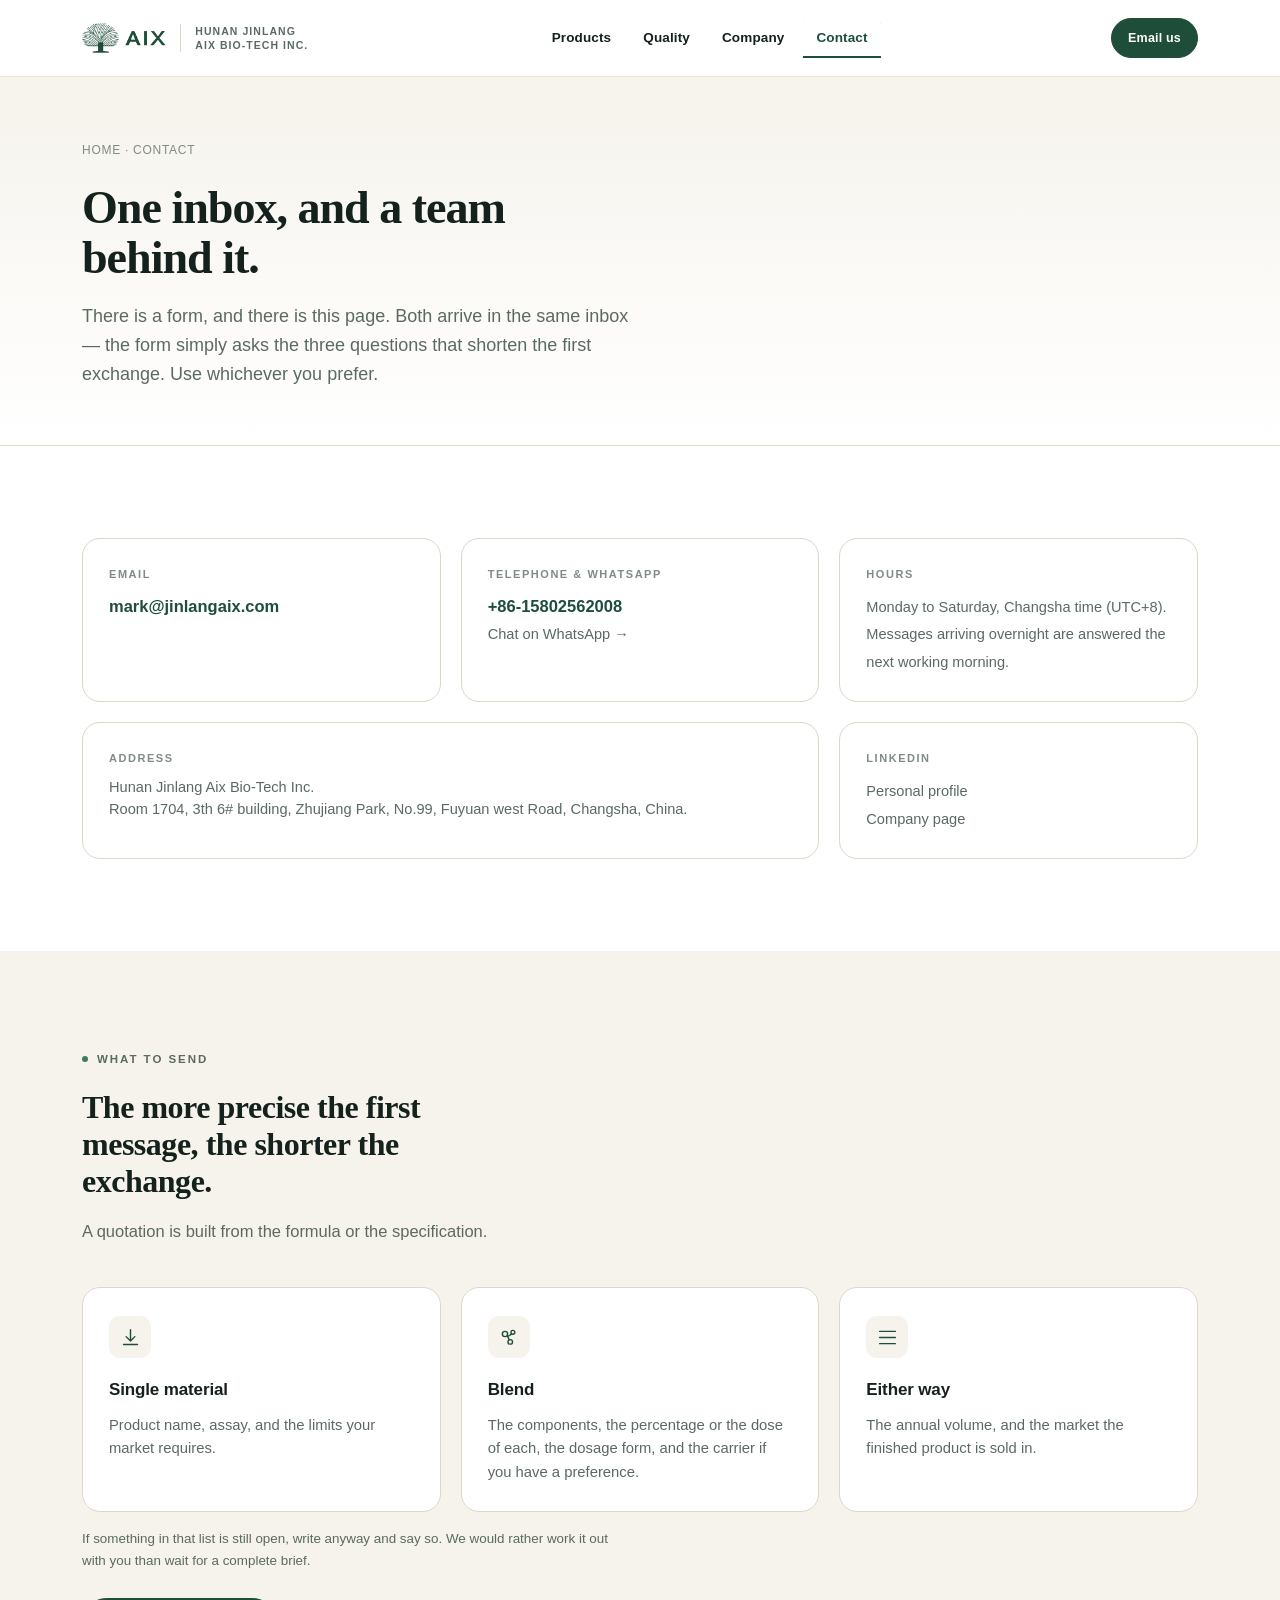
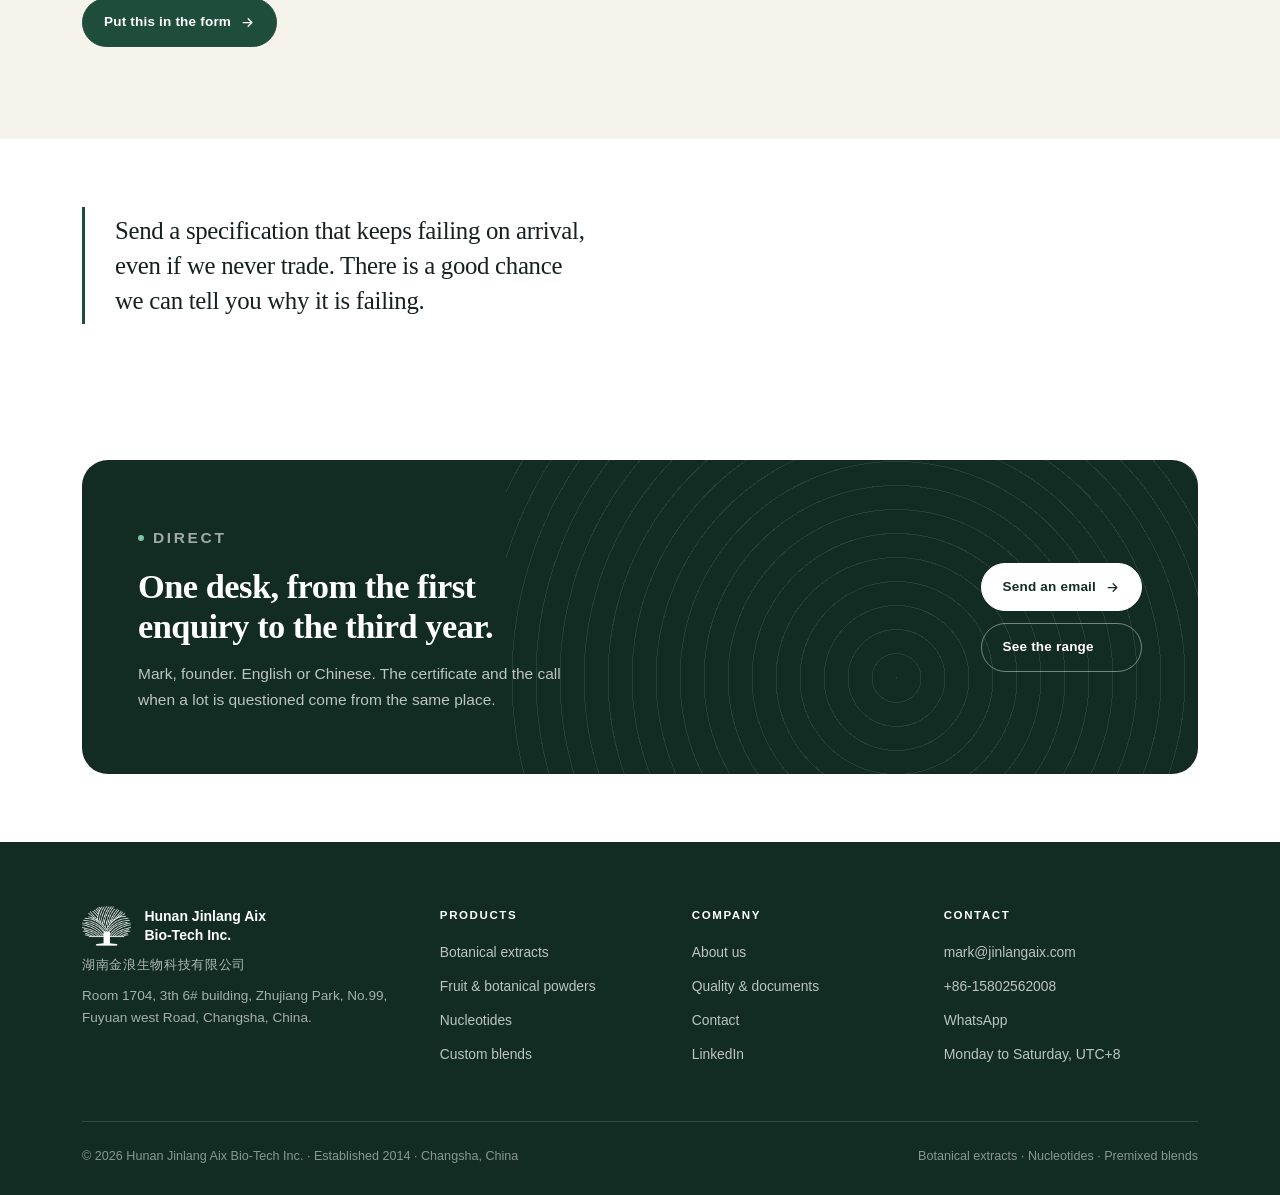
<file: contact.html>
<!doctype html>
<html lang="en">
<head>
<meta charset="utf-8">
<meta name="viewport" content="width=device-width, initial-scale=1">
<title>Contact — Hunan Jinlang Aix Bio-Tech Inc.</title>
<meta name="description" content="Write to mark@jinlangaix.com or +86-15802562008. Hunan Jinlang Aix Bio-Tech Inc., Room 1704, Zhujiang Park, Changsha, China.">
<link rel="canonical" href="https://jinlangaix.com/contact.html">
<meta property="og:type" content="website">
<meta property="og:site_name" content="Hunan Jinlang Aix Bio-Tech Inc.">
<meta property="og:locale" content="en_US">
<meta property="og:title" content="Contact — Hunan Jinlang Aix Bio-Tech Inc.">
<meta property="og:description" content="Write to mark@jinlangaix.com or +86-15802562008. Hunan Jinlang Aix Bio-Tech Inc., Room 1704, Zhujiang Park, Changsha, China.">
<meta property="og:url" content="https://jinlangaix.com/contact.html">
<meta property="og:image" content="https://jinlangaix.com/assets/og-image.png">
<meta property="og:image:width" content="1200">
<meta property="og:image:height" content="630">
<meta name="twitter:card" content="summary_large_image">
<link rel="icon" href="assets/favicon.png" type="image/png">
<link rel="stylesheet" href="assets/style.css">
</head>
<body>

<a class="skip" href="#main">Skip to content</a>

<header class="site-head">
  <div class="wrap head-inner">
    <a class="brand" href="index.html" aria-label="Hunan Jinlang Aix Bio-Tech Inc. — home">
      <img class="brand-lockup" src="assets/logo-lockup-green.png" alt="AIX">
      <span class="brand-name">Hunan Jinlang<br>Aix Bio-Tech Inc.</span>
    </a>

    <input class="nav-toggle" type="checkbox" id="nav-toggle" aria-hidden="true">

    <nav class="site-nav" aria-label="Main">
      <a href="products.html">Products</a>
      <a href="quality.html">Quality</a>
      <a href="about.html">Company</a>
      <a href="contact.html" aria-current="page">Contact</a>
    </nav>

    <div class="head-cta">
      <a class="btn btn-sm" href="mailto:mark@jinlangaix.com">Email us</a>
      <label class="nav-burger" for="nav-toggle" aria-label="Open menu" role="button" tabindex="0">
        <span></span><span></span><span></span>
      </label>
    </div>
  </div>
</header>

<main id="main">

  <section class="page-head">
    <div class="wrap">
      <p class="crumbs"><a href="index.html">Home</a> · Contact</p>
      <h1>One inbox, and a team behind it.</h1>
      <p class="sub">There is a form, and there is this page. Both arrive in the same inbox — the form simply asks the three questions that shorten the first exchange. Use whichever you prefer.</p>
    </div>
  </section>

  <section class="section">
    <div class="wrap">
      <div class="contact-grid">
        <div class="contact-card">
          <span class="label">Email</span>
          <a class="value" href="mailto:mark@jinlangaix.com">mark@jinlangaix.com</a>
        </div>

        <div class="contact-card">
          <span class="label">Telephone &amp; WhatsApp</span>
          <a class="value" href="tel:+8615802562008">+86-15802562008</a><br>
          <a class="value small" href="https://wa.me/8615802562008?text=Hello%2C%20I%20found%20you%20via%20jinlangaix.com" target="_blank" rel="noopener">Chat on WhatsApp &rarr;</a>
        </div>

        <div class="contact-card">
          <span class="label">Hours</span>
          <span class="value small">Monday to Saturday, Changsha time (UTC+8). Messages arriving overnight are answered the next working morning.</span>
        </div>

        <div class="contact-card" style="grid-column:span 2">
          <span class="label">Address</span>
          <address class="addr value small">
            Hunan Jinlang Aix Bio-Tech Inc.<br>
            Room 1704, 3th 6# building, Zhujiang Park, No.99, Fuyuan west Road, Changsha, China.
          </address>
        </div>

        <div class="contact-card">
          <span class="label">LinkedIn</span>
          <a class="value small" href="https://www.linkedin.com/in/mark-jinlang">Personal profile</a><br>
          <a class="value small" href="https://www.linkedin.com/company/144080623/">Company page</a>
        </div>
      </div>
    </div>
  </section>

  <section class="section bg-sand">
    <div class="wrap">
      <div class="section-head">
        <p class="eyebrow">What to send</p>
        <h2>The more precise the first message, the shorter the exchange.</h2>
        <p>A quotation is built from the formula or the specification.</p>
      </div>

      <div class="card-grid">
        <article class="card">
          <div class="icon" aria-hidden="true">
            <svg width="21" height="21" viewBox="0 0 24 24" fill="none" stroke="currentColor" stroke-width="1.6" stroke-linecap="round" stroke-linejoin="round"><path d="M12 3v13M7 11l5 5 5-5"/><path d="M4 20h16"/></svg>
          </div>
          <h3>Single material</h3>
          <p>Product name, assay, and the limits your market requires.</p>
        </article>

        <article class="card">
          <div class="icon" aria-hidden="true">
            <svg width="21" height="21" viewBox="0 0 24 24" fill="none" stroke="currentColor" stroke-width="1.6" stroke-linecap="round" stroke-linejoin="round"><circle cx="8" cy="8" r="3"/><circle cx="17" cy="6" r="2.2"/><circle cx="14" cy="17" r="2.6"/><path d="M10.6 10.2l2.2 4.2M15.4 8.2l-3.6 2.4"/></svg>
          </div>
          <h3>Blend</h3>
          <p>The components, the percentage or the dose of each, the dosage form, and the carrier if you have a preference.</p>
        </article>

        <article class="card">
          <div class="icon" aria-hidden="true">
            <svg width="21" height="21" viewBox="0 0 24 24" fill="none" stroke="currentColor" stroke-width="1.6" stroke-linecap="round" stroke-linejoin="round"><path d="M3 5h18M3 12h18M3 19h18"/></svg>
          </div>
          <h3>Either way</h3>
          <p>The annual volume, and the market the finished product is sold in.</p>
        </article>
      </div>

      <p class="table-note">If something in that list is still open, write anyway and say so. We would rather work it out with you than wait for a complete brief.</p>

      <p style="margin-top:26px"><a class="btn" href="quote.html">Put this in the form
        <svg class="arrow" width="15" height="15" viewBox="0 0 24 24" fill="none" stroke="currentColor" stroke-width="2" stroke-linecap="round" stroke-linejoin="round" aria-hidden="true"><path d="M5 12h13M13 6l6 6-6 6"/></svg>
      </a></p>
    </div>
  </section>

  <section class="section-tight">
    <div class="wrap">
      <div class="statement">
        <p>Send a specification that keeps failing on arrival, even if we never trade. There is a good chance we can tell you why it is failing.</p>
      </div>
    </div>
  </section>

  <section class="section-tight">
    <div class="wrap">
      <div class="cta">
        <div>
          <p class="eyebrow">Direct</p>
          <h2>One desk, from the first enquiry to the third year.</h2>
          <p>Mark, founder. English or Chinese. The certificate and the call when a lot is questioned come from the same place.</p>
        </div>
        <div class="cta-actions">
          <a class="btn btn-light" href="mailto:mark@jinlangaix.com?subject=Specification%20enquiry">
            Send an email
            <svg class="arrow" width="15" height="15" viewBox="0 0 24 24" fill="none" stroke="currentColor" stroke-width="2" stroke-linecap="round" stroke-linejoin="round" aria-hidden="true"><path d="M5 12h13M13 6l6 6-6 6"/></svg>
          </a>
          <a class="btn btn-outline-light" href="products.html">See the range</a>
        </div>
      </div>
    </div>
  </section>

</main>

<footer class="site-foot">
  <div class="wrap">
    <div class="foot-grid">
      <div>
        <div class="foot-brand">
          <img src="assets/logo-mark-white.png" alt="">
          <span class="t">Hunan Jinlang Aix<br>Bio-Tech Inc.</span>
        </div>
        <p class="foot-cn">湖南金浪生物科技有限公司</p>
        <p>Room 1704, 3th 6# building, Zhujiang Park, No.99, Fuyuan west Road, Changsha, China.</p>
      </div>

      <div class="foot-col">
        <h4>Products</h4>
        <ul>
          <li><a href="products.html#extracts">Botanical extracts</a></li>
          <li><a href="products.html#powders">Fruit &amp; botanical powders</a></li>
          <li><a href="products.html#nucleotides">Nucleotides</a></li>
          <li><a href="products.html#blends">Custom blends</a></li>
        </ul>
      </div>

      <div class="foot-col">
        <h4>Company</h4>
        <ul>
          <li><a href="about.html">About us</a></li>
          <li><a href="quality.html">Quality &amp; documents</a></li>
          <li><a href="contact.html">Contact</a></li>
          <li><a href="https://www.linkedin.com/company/144080623/">LinkedIn</a></li>
        </ul>
      </div>

      <div class="foot-col">
        <h4>Contact</h4>
        <ul>
          <li><a href="mailto:mark@jinlangaix.com">mark@jinlangaix.com</a></li>
          <li><a href="tel:+8615802562008">+86-15802562008</a></li>
          <li><a href="https://wa.me/8615802562008?text=Hello%2C%20I%20found%20you%20via%20jinlangaix.com" target="_blank" rel="noopener">WhatsApp</a></li>
          <li>Monday to Saturday, UTC+8</li>
        </ul>
      </div>
    </div>

    <div class="foot-bottom">
      <span>© 2026 Hunan Jinlang Aix Bio-Tech Inc. · Established 2014 · Changsha, China</span>
      <span>Botanical extracts · Nucleotides · Premixed blends</span>
    </div>
  </div>
</footer>

</body>
</html>
</file>
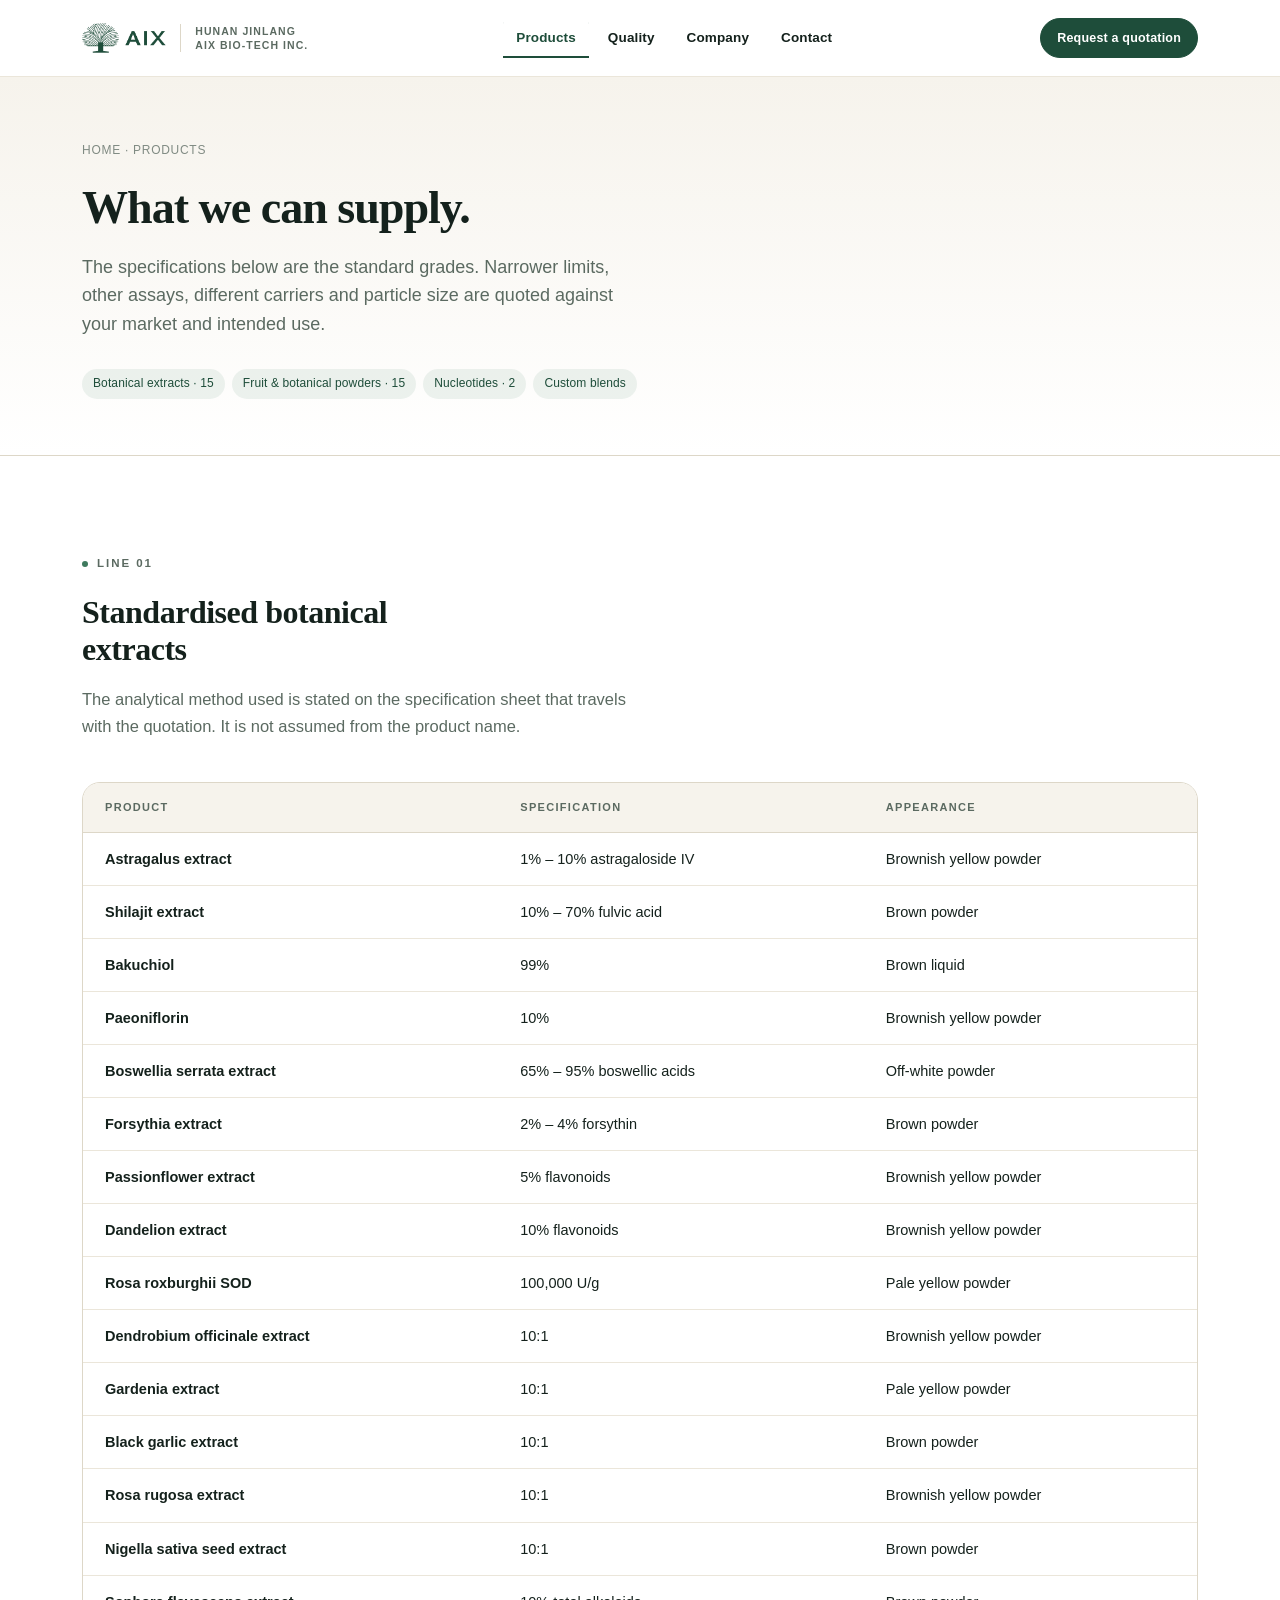
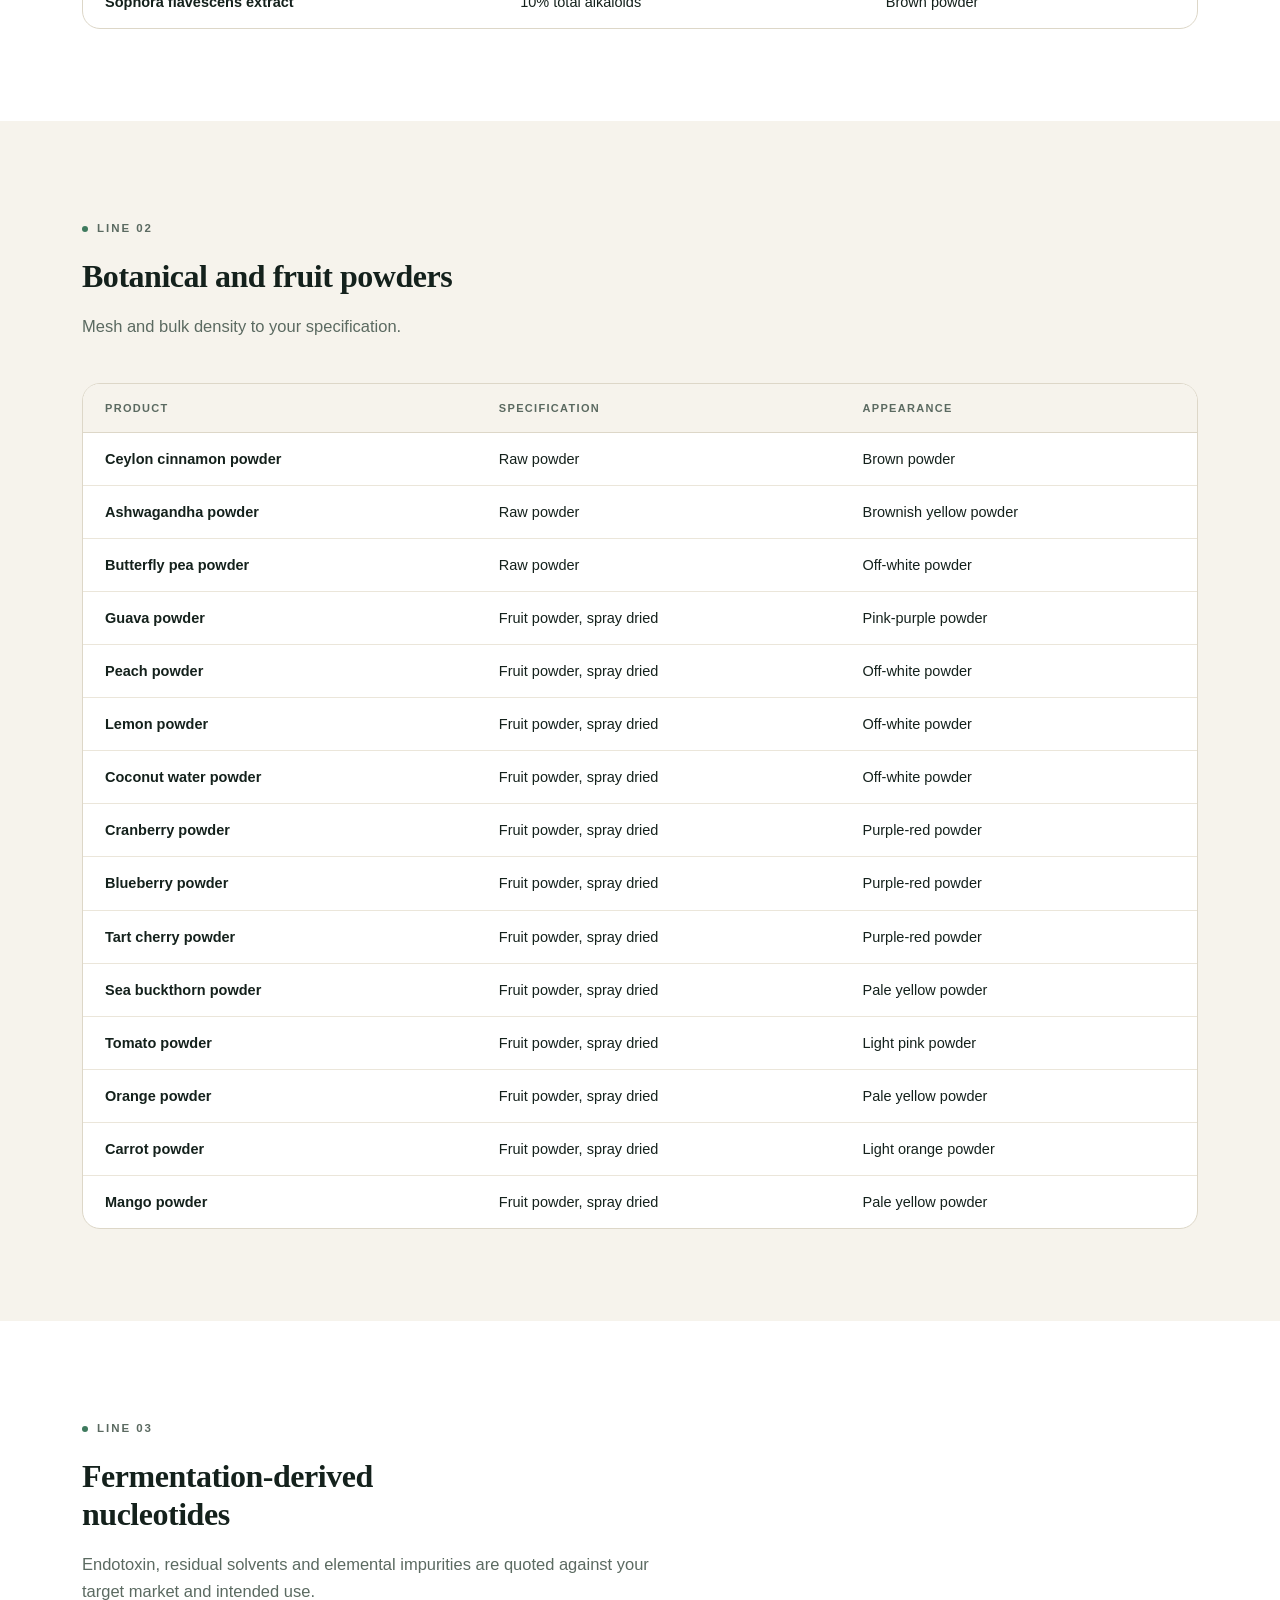
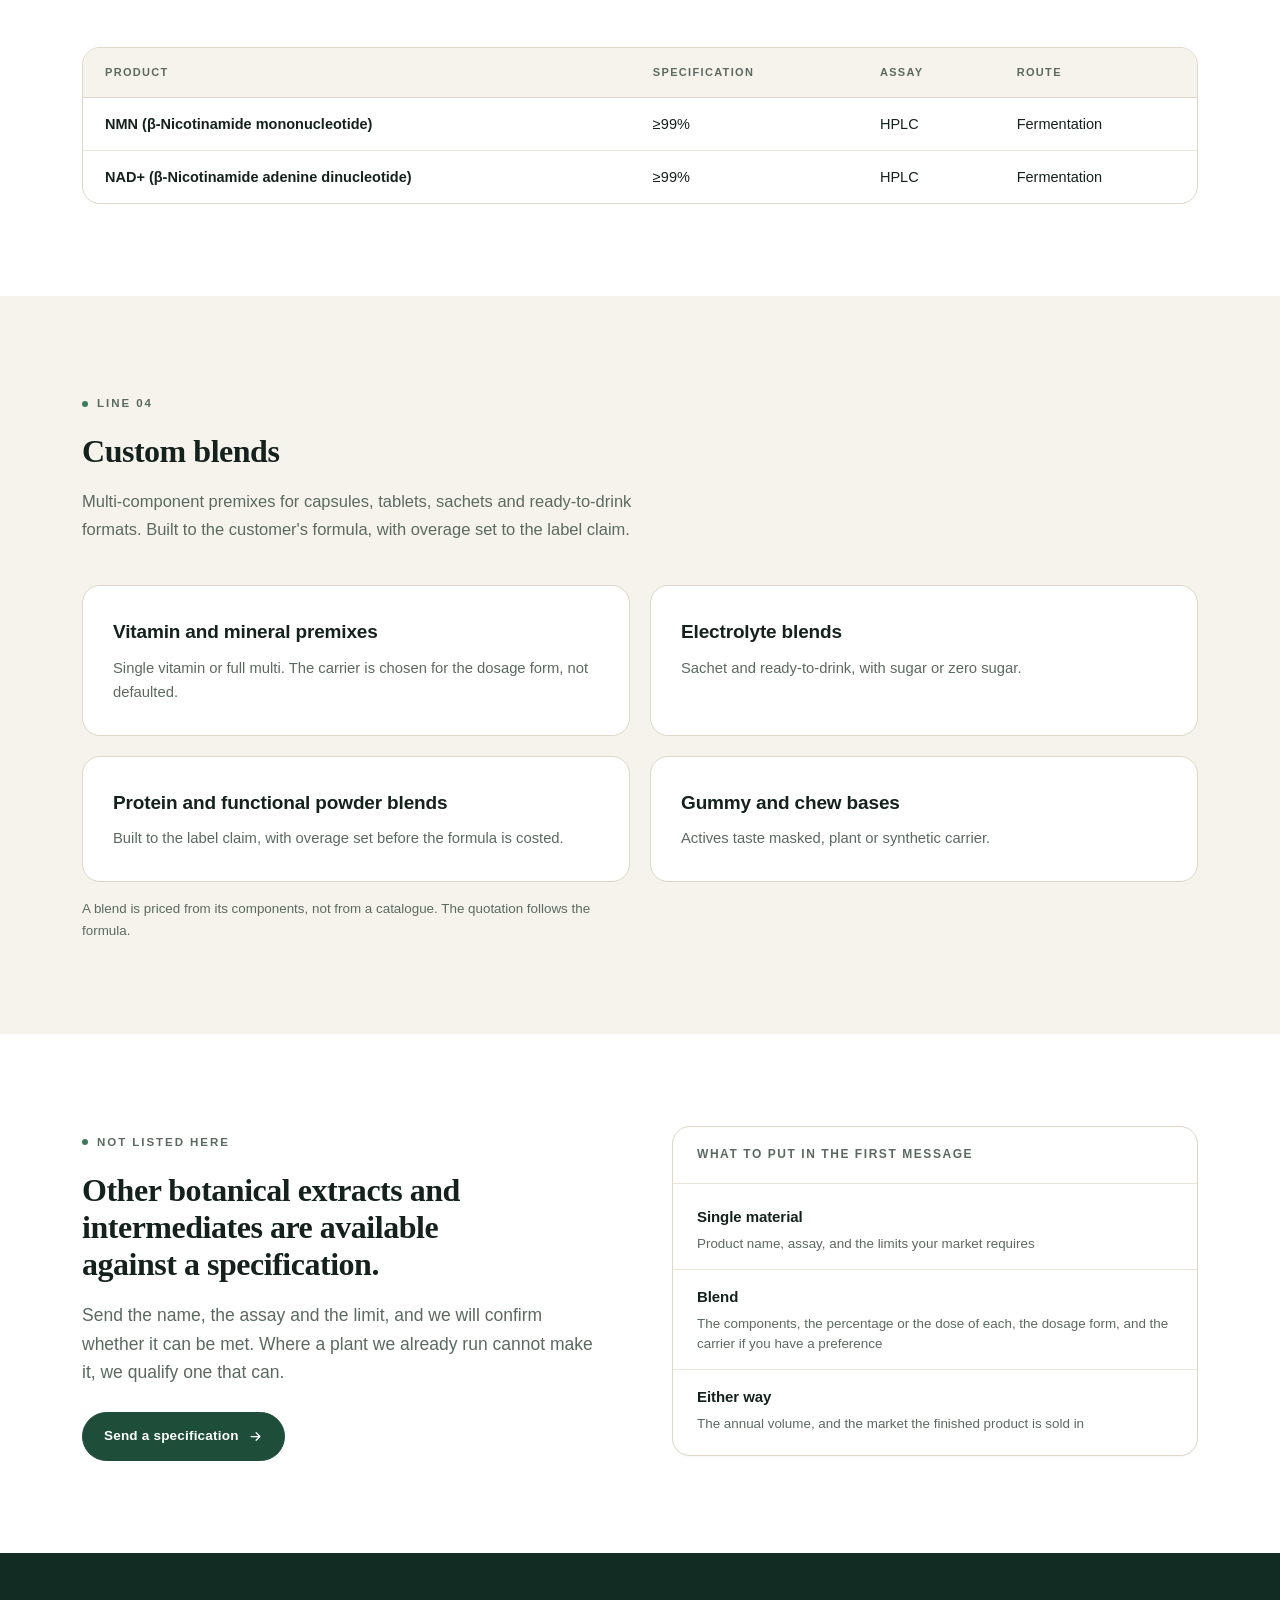
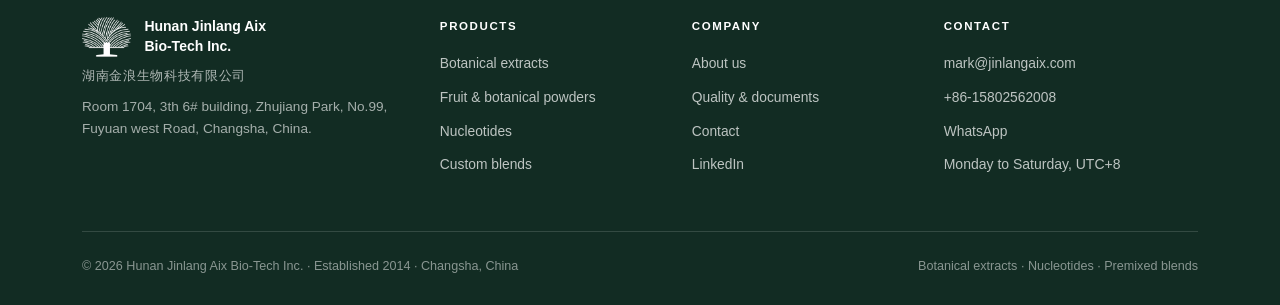
<file: products.html>
<!doctype html>
<html lang="en">
<head>
<meta charset="utf-8">
<meta name="viewport" content="width=device-width, initial-scale=1">
<title>Products — Hunan Jinlang Aix Bio-Tech Inc.</title>
<meta name="description" content="Standardised botanical extracts, fruit and botanical powders, fermentation-derived nucleotides including NMN and NAD+, and custom premix blends built to the customer's formula.">
<link rel="canonical" href="https://jinlangaix.com/products.html">
<meta property="og:type" content="website">
<meta property="og:site_name" content="Hunan Jinlang Aix Bio-Tech Inc.">
<meta property="og:locale" content="en_US">
<meta property="og:title" content="Products — Hunan Jinlang Aix Bio-Tech Inc.">
<meta property="og:description" content="Standardised botanical extracts, fruit and botanical powders, fermentation-derived nucleotides including NMN and NAD+, and custom premix blends built to the customer's formula.">
<meta property="og:url" content="https://jinlangaix.com/products.html">
<meta property="og:image" content="https://jinlangaix.com/assets/og-image.png">
<meta property="og:image:width" content="1200">
<meta property="og:image:height" content="630">
<meta name="twitter:card" content="summary_large_image">
<link rel="icon" href="assets/favicon.png" type="image/png">
<link rel="stylesheet" href="assets/style.css">
</head>
<body>

<a class="skip" href="#main">Skip to content</a>

<header class="site-head">
  <div class="wrap head-inner">
    <a class="brand" href="index.html" aria-label="Hunan Jinlang Aix Bio-Tech Inc. — home">
      <img class="brand-lockup" src="assets/logo-lockup-green.png" alt="AIX">
      <span class="brand-name">Hunan Jinlang<br>Aix Bio-Tech Inc.</span>
    </a>

    <input class="nav-toggle" type="checkbox" id="nav-toggle" aria-hidden="true">

    <nav class="site-nav" aria-label="Main">
      <a href="products.html" aria-current="page">Products</a>
      <a href="quality.html">Quality</a>
      <a href="about.html">Company</a>
      <a href="contact.html">Contact</a>
    </nav>

    <div class="head-cta">
      <a class="btn btn-sm" href="quote.html">Request a quotation</a>
      <label class="nav-burger" for="nav-toggle" aria-label="Open menu" role="button" tabindex="0">
        <span></span><span></span><span></span>
      </label>
    </div>
  </div>
</header>

<main id="main">

  <section class="page-head">
    <div class="wrap">
      <p class="crumbs"><a href="index.html">Home</a> · Products</p>
      <h1>What we can supply.</h1>
      <p class="sub">The specifications below are the standard grades. Narrower limits, other assays, different carriers and particle size are quoted against your market and intended use.</p>

      <div class="tag-row" style="margin-top:30px">
        <a class="tag" href="#extracts">Botanical extracts · 15</a>
        <a class="tag" href="#powders">Fruit &amp; botanical powders · 15</a>
        <a class="tag" href="#nucleotides">Nucleotides · 2</a>
        <a class="tag" href="#blends">Custom blends</a>
      </div>
    </div>
  </section>

  <section class="section" id="extracts">
    <div class="wrap">
      <div class="section-head">
        <p class="eyebrow">Line 01</p>
        <h2>Standardised botanical extracts</h2>
        <p>The analytical method used is stated on the specification sheet that travels with the quotation. It is not assumed from the product name.</p>
      </div>

      <div class="table-wrap">
        <div class="table-scroll">
          <table>
            <thead>
              <tr><th>Product</th><th>Specification</th><th>Appearance</th></tr>
            </thead>
            <tbody>
              <tr><td>Astragalus extract</td><td>1% – 10% astragaloside IV</td><td>Brownish yellow powder</td></tr>
              <tr><td>Shilajit extract</td><td>10% – 70% fulvic acid</td><td>Brown powder</td></tr>
              <tr><td>Bakuchiol</td><td>99%</td><td>Brown liquid</td></tr>
              <tr><td>Paeoniflorin</td><td>10%</td><td>Brownish yellow powder</td></tr>
              <tr><td>Boswellia serrata extract</td><td>65% – 95% boswellic acids</td><td>Off-white powder</td></tr>
              <tr><td>Forsythia extract</td><td>2% – 4% forsythin</td><td>Brown powder</td></tr>
              <tr><td>Passionflower extract</td><td>5% flavonoids</td><td>Brownish yellow powder</td></tr>
              <tr><td>Dandelion extract</td><td>10% flavonoids</td><td>Brownish yellow powder</td></tr>
              <tr><td>Rosa roxburghii SOD</td><td>100,000 U/g</td><td>Pale yellow powder</td></tr>
              <tr><td>Dendrobium officinale extract</td><td>10:1</td><td>Brownish yellow powder</td></tr>
              <tr><td>Gardenia extract</td><td>10:1</td><td>Pale yellow powder</td></tr>
              <tr><td>Black garlic extract</td><td>10:1</td><td>Brown powder</td></tr>
              <tr><td>Rosa rugosa extract</td><td>10:1</td><td>Brownish yellow powder</td></tr>
              <tr><td>Nigella sativa seed extract</td><td>10:1</td><td>Brown powder</td></tr>
              <tr><td>Sophora flavescens extract</td><td>10% total alkaloids</td><td>Brown powder</td></tr>
            </tbody>
          </table>
        </div>
      </div>
    </div>
  </section>

  <section class="section bg-sand" id="powders">
    <div class="wrap">
      <div class="section-head">
        <p class="eyebrow">Line 02</p>
        <h2>Botanical and fruit powders</h2>
        <p>Mesh and bulk density to your specification.</p>
      </div>

      <div class="table-wrap">
        <div class="table-scroll">
          <table>
            <thead>
              <tr><th>Product</th><th>Specification</th><th>Appearance</th></tr>
            </thead>
            <tbody>
              <tr><td>Ceylon cinnamon powder</td><td>Raw powder</td><td>Brown powder</td></tr>
              <tr><td>Ashwagandha powder</td><td>Raw powder</td><td>Brownish yellow powder</td></tr>
              <tr><td>Butterfly pea powder</td><td>Raw powder</td><td>Off-white powder</td></tr>
              <tr><td>Guava powder</td><td>Fruit powder, spray dried</td><td>Pink-purple powder</td></tr>
              <tr><td>Peach powder</td><td>Fruit powder, spray dried</td><td>Off-white powder</td></tr>
              <tr><td>Lemon powder</td><td>Fruit powder, spray dried</td><td>Off-white powder</td></tr>
              <tr><td>Coconut water powder</td><td>Fruit powder, spray dried</td><td>Off-white powder</td></tr>
              <tr><td>Cranberry powder</td><td>Fruit powder, spray dried</td><td>Purple-red powder</td></tr>
              <tr><td>Blueberry powder</td><td>Fruit powder, spray dried</td><td>Purple-red powder</td></tr>
              <tr><td>Tart cherry powder</td><td>Fruit powder, spray dried</td><td>Purple-red powder</td></tr>
              <tr><td>Sea buckthorn powder</td><td>Fruit powder, spray dried</td><td>Pale yellow powder</td></tr>
              <tr><td>Tomato powder</td><td>Fruit powder, spray dried</td><td>Light pink powder</td></tr>
              <tr><td>Orange powder</td><td>Fruit powder, spray dried</td><td>Pale yellow powder</td></tr>
              <tr><td>Carrot powder</td><td>Fruit powder, spray dried</td><td>Light orange powder</td></tr>
              <tr><td>Mango powder</td><td>Fruit powder, spray dried</td><td>Pale yellow powder</td></tr>
            </tbody>
          </table>
        </div>
      </div>
    </div>
  </section>

  <section class="section" id="nucleotides">
    <div class="wrap">
      <div class="section-head">
        <p class="eyebrow">Line 03</p>
        <h2>Fermentation-derived nucleotides</h2>
        <p>Endotoxin, residual solvents and elemental impurities are quoted against your target market and intended use.</p>
      </div>

      <div class="table-wrap">
        <div class="table-scroll">
          <table>
            <thead>
              <tr><th>Product</th><th>Specification</th><th>Assay</th><th>Route</th></tr>
            </thead>
            <tbody>
              <tr><td>NMN (β-Nicotinamide mononucleotide)</td><td>≥99%</td><td>HPLC</td><td>Fermentation</td></tr>
              <tr><td>NAD+ (β-Nicotinamide adenine dinucleotide)</td><td>≥99%</td><td>HPLC</td><td>Fermentation</td></tr>
            </tbody>
          </table>
        </div>
      </div>
    </div>
  </section>

  <section class="section bg-sand" id="blends">
    <div class="wrap">
      <div class="section-head">
        <p class="eyebrow">Line 04</p>
        <h2>Custom blends</h2>
        <p>Multi-component premixes for capsules, tablets, sachets and ready-to-drink formats. Built to the customer's formula, with overage set to the label claim.</p>
      </div>

      <div class="cat-grid">
        <article class="cat">
          <h3>Vitamin and mineral premixes</h3>
          <p>Single vitamin or full multi. The carrier is chosen for the dosage form, not defaulted.</p>
        </article>
        <article class="cat">
          <h3>Electrolyte blends</h3>
          <p>Sachet and ready-to-drink, with sugar or zero sugar.</p>
        </article>
        <article class="cat">
          <h3>Protein and functional powder blends</h3>
          <p>Built to the label claim, with overage set before the formula is costed.</p>
        </article>
        <article class="cat">
          <h3>Gummy and chew bases</h3>
          <p>Actives taste masked, plant or synthetic carrier.</p>
        </article>
      </div>

      <p class="table-note">A blend is priced from its components, not from a catalogue. The quotation follows the formula.</p>
    </div>
  </section>

  <section class="section">
    <div class="wrap">
      <div class="split split-top">
        <div>
          <p class="eyebrow">Not listed here</p>
          <h2>Other botanical extracts and intermediates are available against a specification.</h2>
          <p class="lede">Send the name, the assay and the limit, and we will confirm whether it can be met. Where a plant we already run cannot make it, we qualify one that can.</p>
          <p style="margin-top:26px"><a class="btn" href="quote.html">Send a specification
            <svg class="arrow" width="15" height="15" viewBox="0 0 24 24" fill="none" stroke="currentColor" stroke-width="2" stroke-linecap="round" stroke-linejoin="round" aria-hidden="true"><path d="M5 12h13M13 6l6 6-6 6"/></svg>
          </a></p>
        </div>
        <div class="doc-card">
          <div class="doc-card-head">What to put in the first message</div>
          <ul class="doc-list">
            <li>
              <span class="name">Single material</span>
              <span class="desc">Product name, assay, and the limits your market requires</span>
            </li>
            <li>
              <span class="name">Blend</span>
              <span class="desc">The components, the percentage or the dose of each, the dosage form, and the carrier if you have a preference</span>
            </li>
            <li>
              <span class="name">Either way</span>
              <span class="desc">The annual volume, and the market the finished product is sold in</span>
            </li>
          </ul>
        </div>
      </div>
    </div>
  </section>

</main>

<footer class="site-foot">
  <div class="wrap">
    <div class="foot-grid">
      <div>
        <div class="foot-brand">
          <img src="assets/logo-mark-white.png" alt="">
          <span class="t">Hunan Jinlang Aix<br>Bio-Tech Inc.</span>
        </div>
        <p class="foot-cn">湖南金浪生物科技有限公司</p>
        <p>Room 1704, 3th 6# building, Zhujiang Park, No.99, Fuyuan west Road, Changsha, China.</p>
      </div>

      <div class="foot-col">
        <h4>Products</h4>
        <ul>
          <li><a href="products.html#extracts">Botanical extracts</a></li>
          <li><a href="products.html#powders">Fruit &amp; botanical powders</a></li>
          <li><a href="products.html#nucleotides">Nucleotides</a></li>
          <li><a href="products.html#blends">Custom blends</a></li>
        </ul>
      </div>

      <div class="foot-col">
        <h4>Company</h4>
        <ul>
          <li><a href="about.html">About us</a></li>
          <li><a href="quality.html">Quality &amp; documents</a></li>
          <li><a href="contact.html">Contact</a></li>
          <li><a href="https://www.linkedin.com/company/144080623/">LinkedIn</a></li>
        </ul>
      </div>

      <div class="foot-col">
        <h4>Contact</h4>
        <ul>
          <li><a href="mailto:mark@jinlangaix.com">mark@jinlangaix.com</a></li>
          <li><a href="tel:+8615802562008">+86-15802562008</a></li>
          <li><a href="https://wa.me/8615802562008?text=Hello%2C%20I%20found%20you%20via%20jinlangaix.com" target="_blank" rel="noopener">WhatsApp</a></li>
          <li>Monday to Saturday, UTC+8</li>
        </ul>
      </div>
    </div>

    <div class="foot-bottom">
      <span>© 2026 Hunan Jinlang Aix Bio-Tech Inc. · Established 2014 · Changsha, China</span>
      <span>Botanical extracts · Nucleotides · Premixed blends</span>
    </div>
  </div>
</footer>

</body>
</html>
</file>
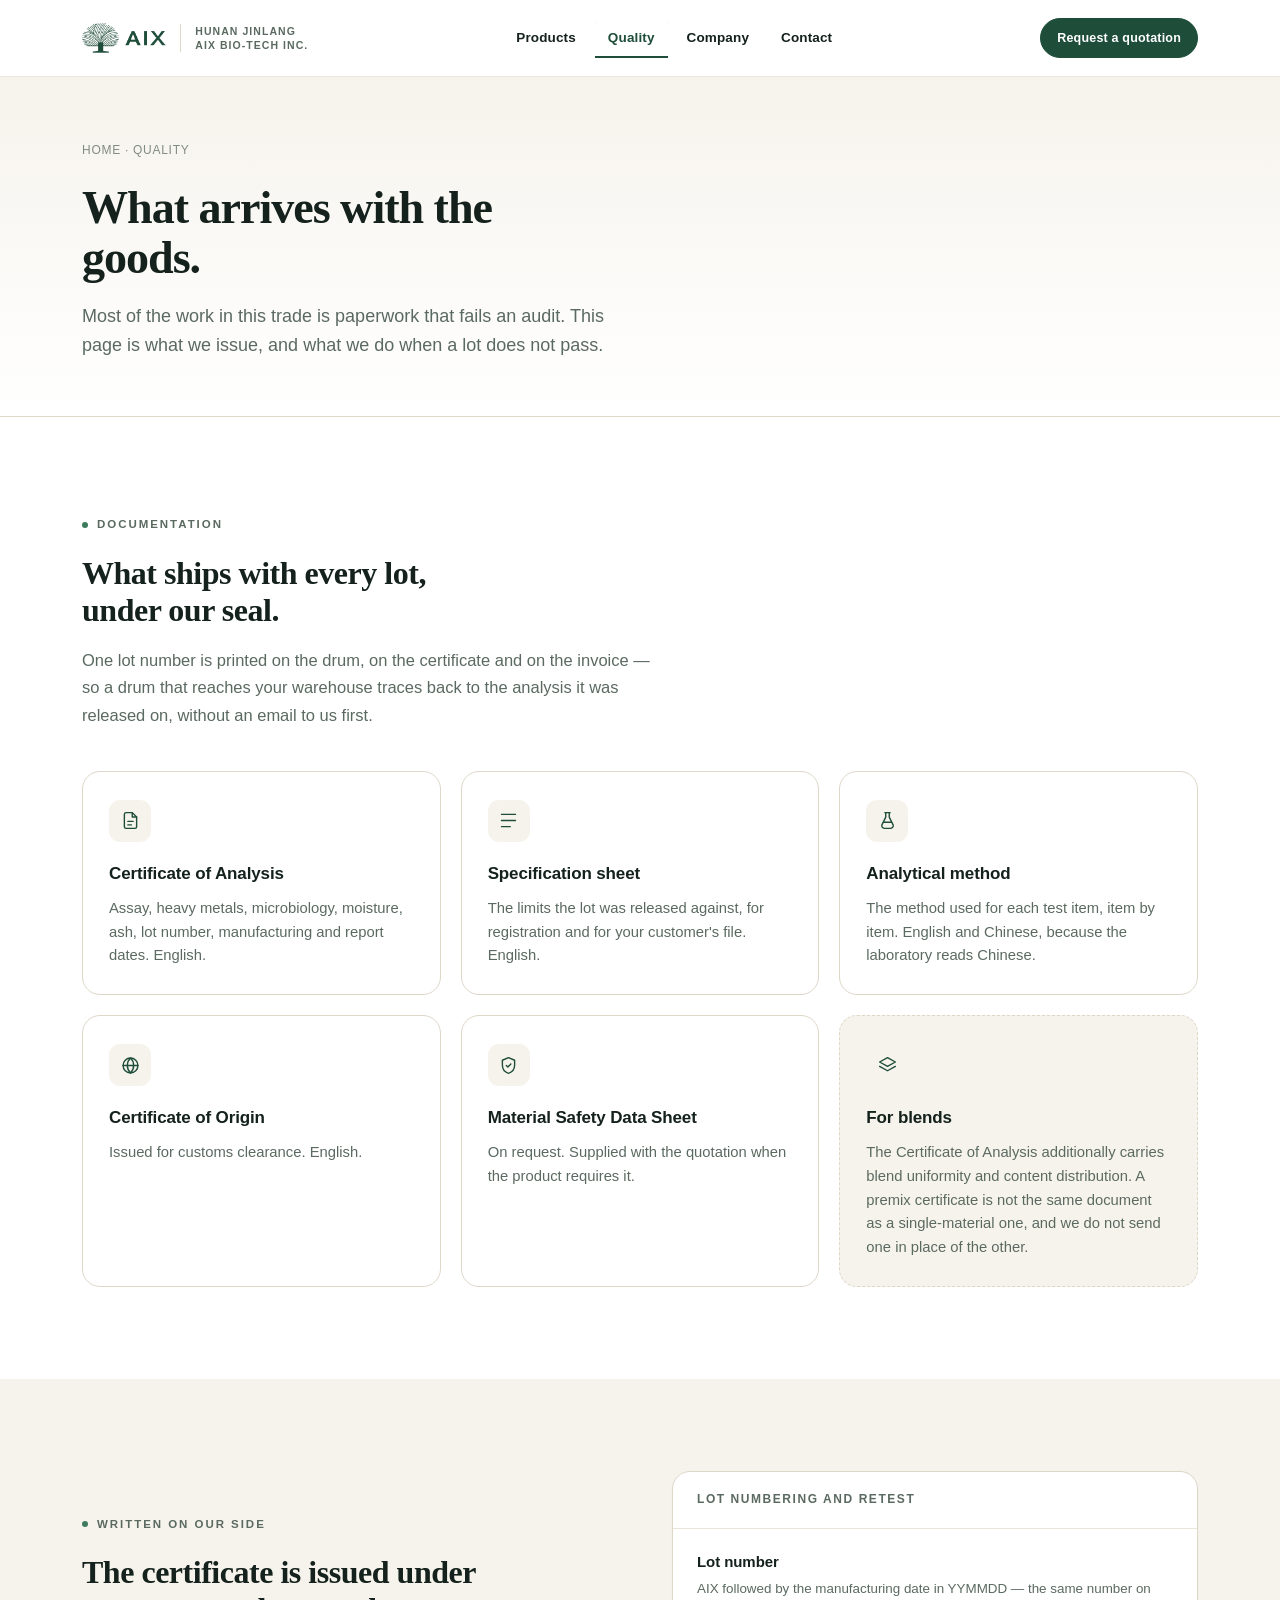
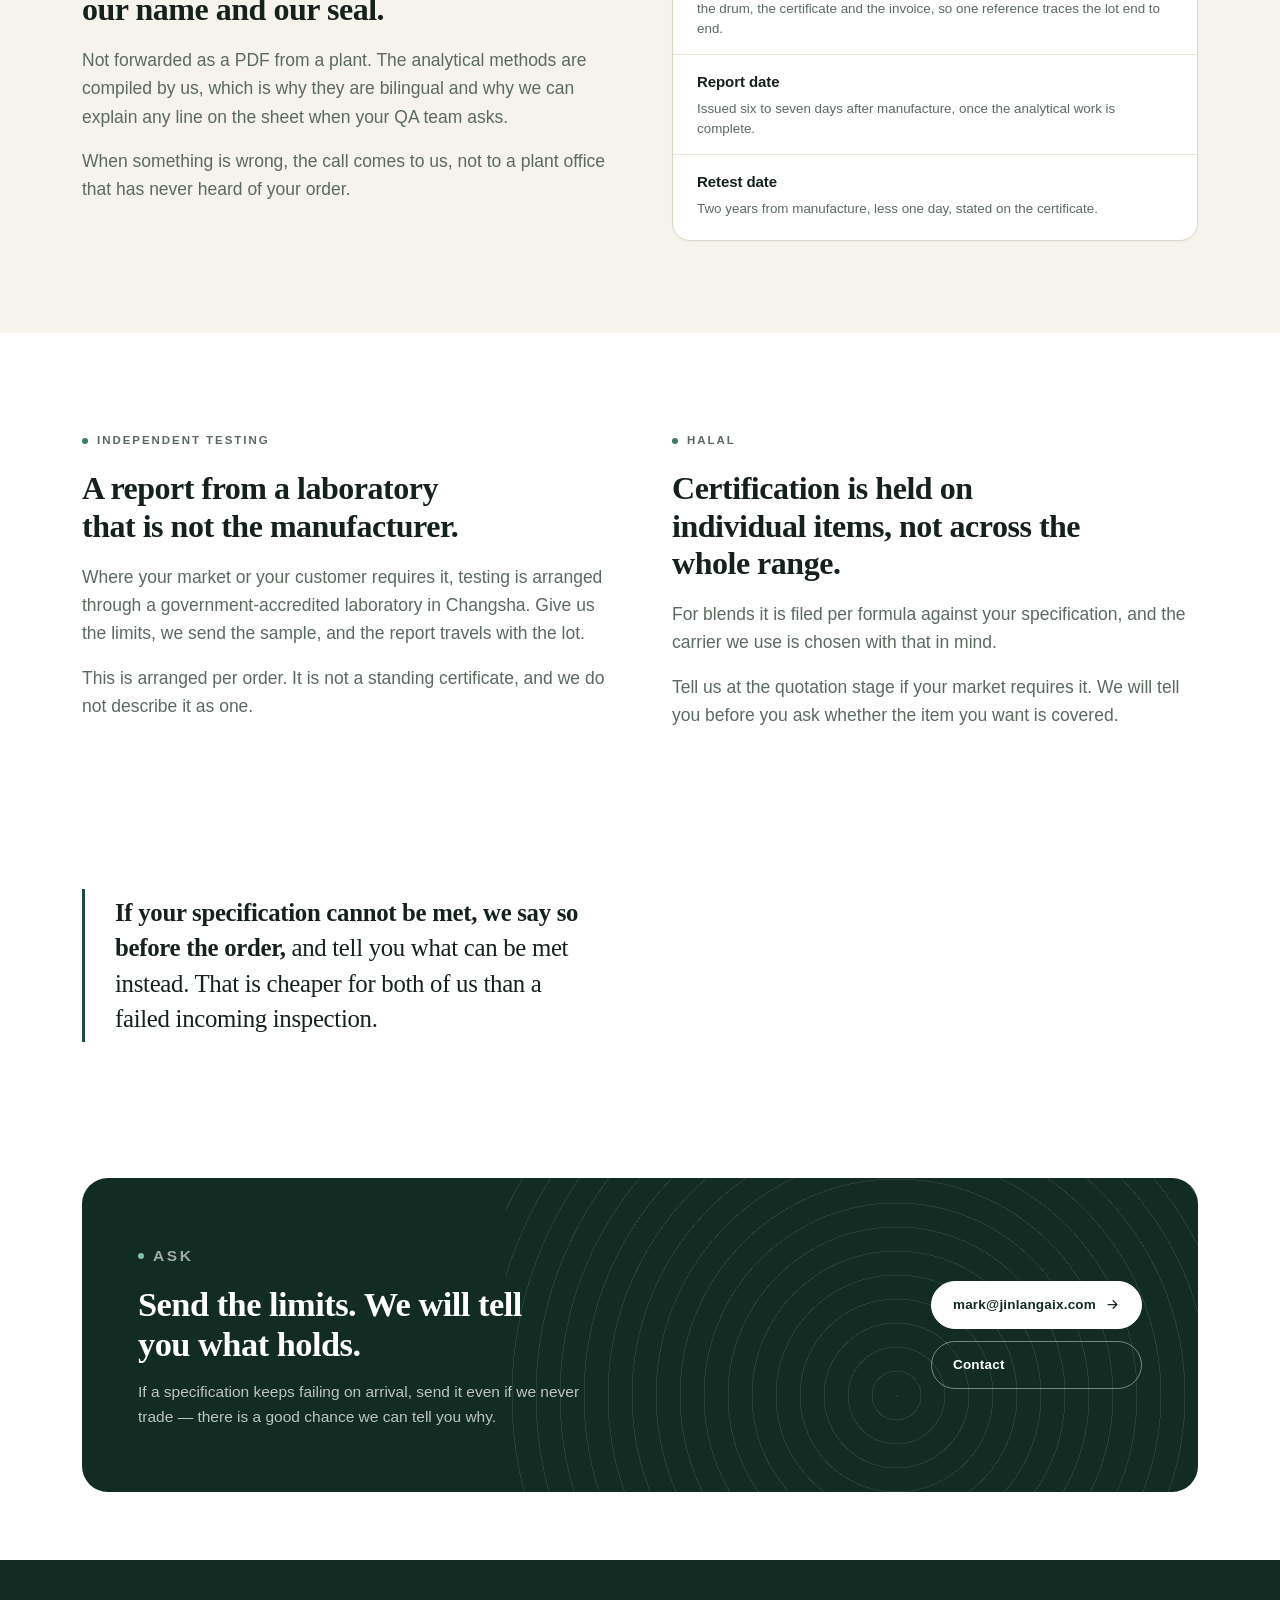
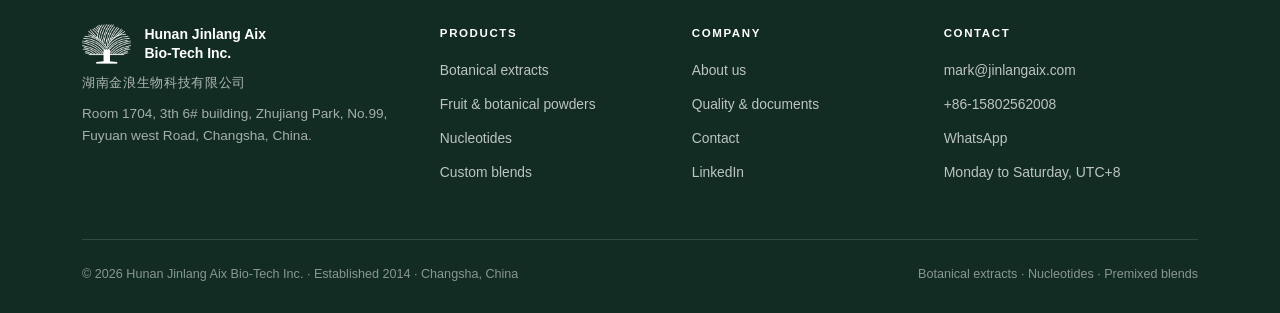
<file: quality.html>
<!doctype html>
<html lang="en">
<head>
<meta charset="utf-8">
<meta name="viewport" content="width=device-width, initial-scale=1">
<title>Quality &amp; documents — Hunan Jinlang Aix Bio-Tech Inc.</title>
<meta name="description" content="Certificate of Analysis, specification sheet, analytical method and Certificate of Origin with every lot. Independent testing through a government-accredited laboratory in Changsha on request.">
<link rel="canonical" href="https://jinlangaix.com/quality.html">
<meta property="og:type" content="website">
<meta property="og:site_name" content="Hunan Jinlang Aix Bio-Tech Inc.">
<meta property="og:locale" content="en_US">
<meta property="og:title" content="Quality &amp; documents — Hunan Jinlang Aix Bio-Tech Inc.">
<meta property="og:description" content="Certificate of Analysis, specification sheet, analytical method and Certificate of Origin with every lot. Independent testing through a government-accredited laboratory in Changsha on request.">
<meta property="og:url" content="https://jinlangaix.com/quality.html">
<meta property="og:image" content="https://jinlangaix.com/assets/og-image.png">
<meta property="og:image:width" content="1200">
<meta property="og:image:height" content="630">
<meta name="twitter:card" content="summary_large_image">
<link rel="icon" href="assets/favicon.png" type="image/png">
<link rel="stylesheet" href="assets/style.css">
</head>
<body>

<a class="skip" href="#main">Skip to content</a>

<header class="site-head">
  <div class="wrap head-inner">
    <a class="brand" href="index.html" aria-label="Hunan Jinlang Aix Bio-Tech Inc. — home">
      <img class="brand-lockup" src="assets/logo-lockup-green.png" alt="AIX">
      <span class="brand-name">Hunan Jinlang<br>Aix Bio-Tech Inc.</span>
    </a>

    <input class="nav-toggle" type="checkbox" id="nav-toggle" aria-hidden="true">

    <nav class="site-nav" aria-label="Main">
      <a href="products.html">Products</a>
      <a href="quality.html" aria-current="page">Quality</a>
      <a href="about.html">Company</a>
      <a href="contact.html">Contact</a>
    </nav>

    <div class="head-cta">
      <a class="btn btn-sm" href="quote.html">Request a quotation</a>
      <label class="nav-burger" for="nav-toggle" aria-label="Open menu" role="button" tabindex="0">
        <span></span><span></span><span></span>
      </label>
    </div>
  </div>
</header>

<main id="main">

  <section class="page-head">
    <div class="wrap">
      <p class="crumbs"><a href="index.html">Home</a> · Quality</p>
      <h1>What arrives with the goods.</h1>
      <p class="sub">Most of the work in this trade is paperwork that fails an audit. This page is what we issue, and what we do when a lot does not pass.</p>
    </div>
  </section>

  <section class="section">
    <div class="wrap">
      <div class="section-head">
        <p class="eyebrow">Documentation</p>
        <h2>What ships with every lot, under our seal.</h2>
        <p>One lot number is printed on the drum, on the certificate and on the invoice — so a drum that reaches your warehouse traces back to the analysis it was released on, without an email to us first.</p>
      </div>

      <div class="card-grid">
        <article class="card">
          <div class="icon" aria-hidden="true">
            <svg width="21" height="21" viewBox="0 0 24 24" fill="none" stroke="currentColor" stroke-width="1.6" stroke-linecap="round" stroke-linejoin="round"><path d="M14 3H7a2 2 0 0 0-2 2v14a2 2 0 0 0 2 2h10a2 2 0 0 0 2-2V8Z"/><path d="M14 3v5h5"/><path d="M9 13h6M9 17h4"/></svg>
          </div>
          <h3>Certificate of Analysis</h3>
          <p>Assay, heavy metals, microbiology, moisture, ash, lot number, manufacturing and report dates. English.</p>
        </article>

        <article class="card">
          <div class="icon" aria-hidden="true">
            <svg width="21" height="21" viewBox="0 0 24 24" fill="none" stroke="currentColor" stroke-width="1.6" stroke-linecap="round" stroke-linejoin="round"><path d="M4 5h16M4 12h16M4 19h10"/></svg>
          </div>
          <h3>Specification sheet</h3>
          <p>The limits the lot was released against, for registration and for your customer's file. English.</p>
        </article>

        <article class="card">
          <div class="icon" aria-hidden="true">
            <svg width="21" height="21" viewBox="0 0 24 24" fill="none" stroke="currentColor" stroke-width="1.6" stroke-linecap="round" stroke-linejoin="round"><path d="M9 3h6M10 3v5.2L5.6 17A3 3 0 0 0 8.3 21h7.4a3 3 0 0 0 2.7-4L14 8.2V3"/><path d="M7.5 14h9"/></svg>
          </div>
          <h3>Analytical method</h3>
          <p>The method used for each test item, item by item. English and Chinese, because the laboratory reads Chinese.</p>
        </article>

        <article class="card">
          <div class="icon" aria-hidden="true">
            <svg width="21" height="21" viewBox="0 0 24 24" fill="none" stroke="currentColor" stroke-width="1.6" stroke-linecap="round" stroke-linejoin="round"><circle cx="12" cy="12" r="8.5"/><path d="M3.5 12h17M12 3.5c2.4 2.3 3.6 5.2 3.6 8.5S14.4 18.2 12 20.5C9.6 18.2 8.4 15.3 8.4 12S9.6 5.8 12 3.5Z"/></svg>
          </div>
          <h3>Certificate of Origin</h3>
          <p>Issued for customs clearance. English.</p>
        </article>

        <article class="card">
          <div class="icon" aria-hidden="true">
            <svg width="21" height="21" viewBox="0 0 24 24" fill="none" stroke="currentColor" stroke-width="1.6" stroke-linecap="round" stroke-linejoin="round"><path d="M12 3l7 3v5.5c0 4.6-3 8.2-7 9.5-4-1.3-7-4.9-7-9.5V6Z"/><path d="M9.5 12l1.8 1.8 3.4-3.6"/></svg>
          </div>
          <h3>Material Safety Data Sheet</h3>
          <p>On request. Supplied with the quotation when the product requires it.</p>
        </article>

        <article class="card" style="border-style:dashed;background:var(--sand)">
          <div class="icon" aria-hidden="true">
            <svg width="21" height="21" viewBox="0 0 24 24" fill="none" stroke="currentColor" stroke-width="1.6" stroke-linecap="round" stroke-linejoin="round"><path d="M12 3l9 5-9 5-9-5 9-5Z"/><path d="M3 13l9 5 9-5"/></svg>
          </div>
          <h3>For blends</h3>
          <p>The Certificate of Analysis additionally carries blend uniformity and content distribution. A premix certificate is not the same document as a single-material one, and we do not send one in place of the other.</p>
        </article>
      </div>
    </div>
  </section>

  <section class="section bg-sand">
    <div class="wrap">
      <div class="split">
        <div>
          <p class="eyebrow">Written on our side</p>
          <h2>The certificate is issued under our name and our seal.</h2>
          <p class="lede">Not forwarded as a PDF from a plant. The analytical methods are compiled by us, which is why they are bilingual and why we can explain any line on the sheet when your QA team asks.</p>
          <p class="lede">When something is wrong, the call comes to us, not to a plant office that has never heard of your order.</p>
        </div>

        <div class="doc-card">
          <div class="doc-card-head">Lot numbering and retest</div>
          <ul class="doc-list">
            <li>
              <span class="name">Lot number</span>
              <span class="desc">AIX followed by the manufacturing date in YYMMDD — the same number on the drum, the certificate and the invoice, so one reference traces the lot end to end.</span>
            </li>
            <li>
              <span class="name">Report date</span>
              <span class="desc">Issued six to seven days after manufacture, once the analytical work is complete.</span>
            </li>
            <li>
              <span class="name">Retest date</span>
              <span class="desc">Two years from manufacture, less one day, stated on the certificate.</span>
            </li>
          </ul>
        </div>
      </div>
    </div>
  </section>

  <section class="section">
    <div class="wrap">
      <div class="split split-top">
        <div>
          <p class="eyebrow">Independent testing</p>
          <h2>A report from a laboratory that is not the manufacturer.</h2>
          <p class="lede">Where your market or your customer requires it, testing is arranged through a government-accredited laboratory in Changsha. Give us the limits, we send the sample, and the report travels with the lot.</p>
          <p class="lede">This is arranged per order. It is not a standing certificate, and we do not describe it as one.</p>
        </div>

        <div>
          <p class="eyebrow">Halal</p>
          <h2>Certification is held on individual items, not across the whole range.</h2>
          <p class="lede">For blends it is filed per formula against your specification, and the carrier we use is chosen with that in mind.</p>
          <p class="lede">Tell us at the quotation stage if your market requires it. We will tell you before you ask whether the item you want is covered.</p>
        </div>
      </div>
    </div>
  </section>

  <section class="section-tight">
    <div class="wrap">
      <div class="statement">
        <p><strong>If your specification cannot be met, we say so before the order,</strong> and tell you what can be met instead. That is cheaper for both of us than a failed incoming inspection.</p>
      </div>
    </div>
  </section>

  <section class="section-tight">
    <div class="wrap">
      <div class="cta">
        <div>
          <p class="eyebrow">Ask</p>
          <h2>Send the limits. We will tell you what holds.</h2>
          <p>If a specification keeps failing on arrival, send it even if we never trade — there is a good chance we can tell you why.</p>
        </div>
        <div class="cta-actions">
          <a class="btn btn-light" href="mailto:mark@jinlangaix.com?subject=Specification%20question">
            mark@jinlangaix.com
            <svg class="arrow" width="15" height="15" viewBox="0 0 24 24" fill="none" stroke="currentColor" stroke-width="2" stroke-linecap="round" stroke-linejoin="round" aria-hidden="true"><path d="M5 12h13M13 6l6 6-6 6"/></svg>
          </a>
          <a class="btn btn-outline-light" href="contact.html">Contact</a>
        </div>
      </div>
    </div>
  </section>

</main>

<footer class="site-foot">
  <div class="wrap">
    <div class="foot-grid">
      <div>
        <div class="foot-brand">
          <img src="assets/logo-mark-white.png" alt="">
          <span class="t">Hunan Jinlang Aix<br>Bio-Tech Inc.</span>
        </div>
        <p class="foot-cn">湖南金浪生物科技有限公司</p>
        <p>Room 1704, 3th 6# building, Zhujiang Park, No.99, Fuyuan west Road, Changsha, China.</p>
      </div>

      <div class="foot-col">
        <h4>Products</h4>
        <ul>
          <li><a href="products.html#extracts">Botanical extracts</a></li>
          <li><a href="products.html#powders">Fruit &amp; botanical powders</a></li>
          <li><a href="products.html#nucleotides">Nucleotides</a></li>
          <li><a href="products.html#blends">Custom blends</a></li>
        </ul>
      </div>

      <div class="foot-col">
        <h4>Company</h4>
        <ul>
          <li><a href="about.html">About us</a></li>
          <li><a href="quality.html">Quality &amp; documents</a></li>
          <li><a href="contact.html">Contact</a></li>
          <li><a href="https://www.linkedin.com/company/144080623/">LinkedIn</a></li>
        </ul>
      </div>

      <div class="foot-col">
        <h4>Contact</h4>
        <ul>
          <li><a href="mailto:mark@jinlangaix.com">mark@jinlangaix.com</a></li>
          <li><a href="tel:+8615802562008">+86-15802562008</a></li>
          <li><a href="https://wa.me/8615802562008?text=Hello%2C%20I%20found%20you%20via%20jinlangaix.com" target="_blank" rel="noopener">WhatsApp</a></li>
          <li>Monday to Saturday, UTC+8</li>
        </ul>
      </div>
    </div>

    <div class="foot-bottom">
      <span>© 2026 Hunan Jinlang Aix Bio-Tech Inc. · Established 2014 · Changsha, China</span>
      <span>Botanical extracts · Nucleotides · Premixed blends</span>
    </div>
  </div>
</footer>

</body>
</html>
</file>
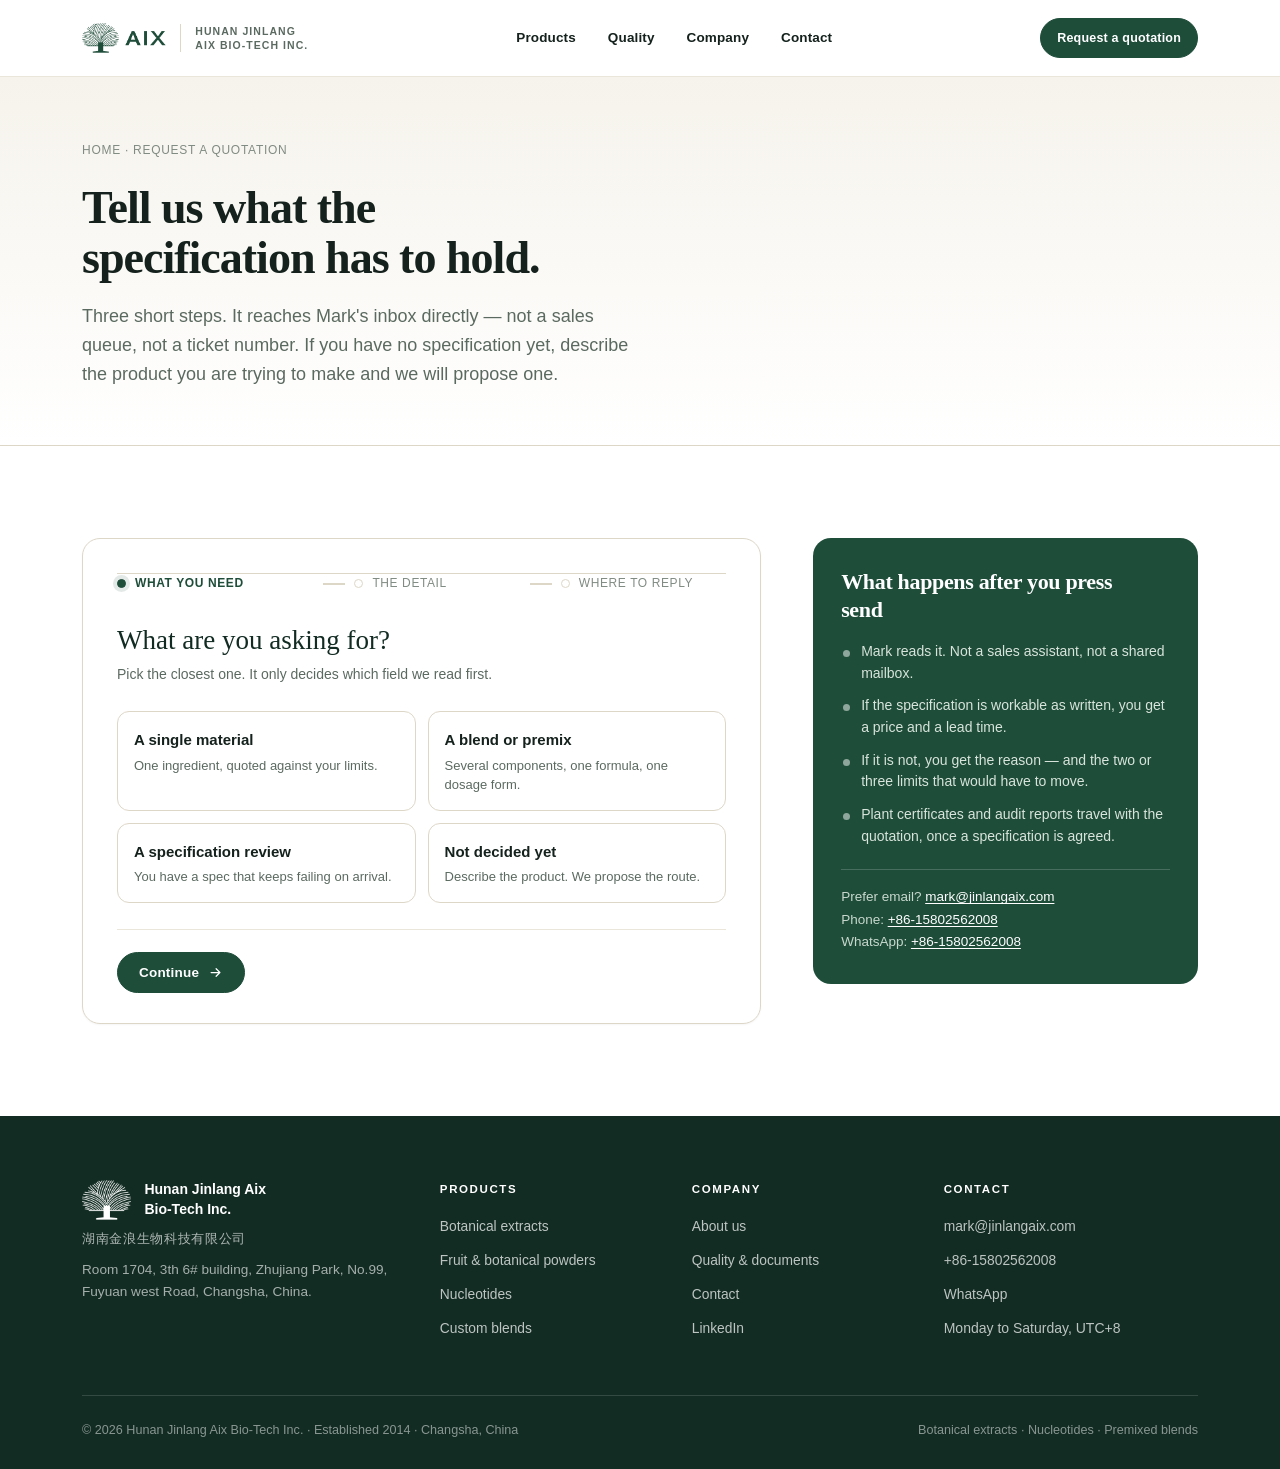
<file: quote.html>
<!doctype html>
<html lang="en">
<head>
<meta charset="utf-8">
<meta name="viewport" content="width=device-width, initial-scale=1">
<title>Request a quotation — Hunan Jinlang Aix Bio-Tech Inc.</title>
<meta name="description" content="Send a specification, a formula or an open question. Botanical extracts, nucleotides and blends quoted from your limits, answered by Mark in Changsha.">
<link rel="canonical" href="https://jinlangaix.com/quote.html">
<meta property="og:type" content="website">
<meta property="og:site_name" content="Hunan Jinlang Aix Bio-Tech Inc.">
<meta property="og:locale" content="en_US">
<meta property="og:title" content="Request a quotation — Hunan Jinlang Aix Bio-Tech Inc.">
<meta property="og:description" content="Send a specification, a formula or an open question. Botanical extracts, nucleotides and blends quoted from your limits, answered by Mark in Changsha.">
<meta property="og:url" content="https://jinlangaix.com/quote.html">
<meta property="og:image" content="https://jinlangaix.com/assets/og-image.png">
<meta property="og:image:width" content="1200">
<meta property="og:image:height" content="630">
<meta name="twitter:card" content="summary_large_image">
<link rel="icon" href="assets/favicon.png" type="image/png">
<link rel="stylesheet" href="assets/style.css">
</head>
<body>

<a class="skip" href="#main">Skip to content</a>

<header class="site-head">
  <div class="wrap head-inner">
    <a class="brand" href="index.html" aria-label="Hunan Jinlang Aix Bio-Tech Inc. — home">
      <img class="brand-lockup" src="assets/logo-lockup-green.png" alt="AIX">
      <span class="brand-name">Hunan Jinlang<br>Aix Bio-Tech Inc.</span>
    </a>

    <input class="nav-toggle" type="checkbox" id="nav-toggle" aria-hidden="true">

    <nav class="site-nav" aria-label="Main">
      <a href="products.html">Products</a>
      <a href="quality.html">Quality</a>
      <a href="about.html">Company</a>
      <a href="contact.html">Contact</a>
    </nav>

    <div class="head-cta">
      <a class="btn btn-sm" href="quote.html" aria-current="page">Request a quotation</a>
      <label class="nav-burger" for="nav-toggle" aria-label="Open menu" role="button" tabindex="0">
        <span></span><span></span><span></span>
      </label>
    </div>
  </div>
</header>

<main id="main">

  <section class="page-head">
    <div class="wrap">
      <p class="crumbs"><a href="index.html">Home</a> · Request a quotation</p>
      <h1>Tell us what the specification has to hold.</h1>
      <p class="sub">Three short steps. It reaches Mark's inbox directly — not a sales queue, not a ticket number. If you have no specification yet, describe the product you are trying to make and we will propose one.</p>
    </div>
  </section>

  <section class="section">
    <div class="wrap">
      <div class="form-shell">

        <div class="form-card">

          <form id="quote-form" action="https://formsubmit.co/mark@jinlangaix.com" method="POST" novalidate>

            <p class="step-count" aria-hidden="true">Step 1 of 3 · What you need</p>

            <ol class="steps" aria-hidden="true">
              <li data-step="1"><span class="dot"></span><span class="lbl">What you need</span></li>
              <li data-step="2"><span class="dot"></span><span class="lbl">The detail</span></li>
              <li data-step="3"><span class="dot"></span><span class="lbl">Where to reply</span></li>
            </ol>

            <!-- step 1 -->
            <fieldset class="form-step" data-step="1">
              <legend>What are you asking for?</legend>
              <p class="step-note">Pick the closest one. It only decides which field we read first.</p>

              <div class="choice-grid" role="radiogroup" aria-label="What are you asking for">
                <label class="choice">
                  <input type="radio" name="Asking for" value="A single material">
                  <span class="t">A single material</span>
                  <span class="d">One ingredient, quoted against your limits.</span>
                </label>
                <label class="choice">
                  <input type="radio" name="Asking for" value="A blend or premix">
                  <span class="t">A blend or premix</span>
                  <span class="d">Several components, one formula, one dosage form.</span>
                </label>
                <label class="choice">
                  <input type="radio" name="Asking for" value="A specification review">
                  <span class="t">A specification review</span>
                  <span class="d">You have a spec that keeps failing on arrival.</span>
                </label>
                <label class="choice">
                  <input type="radio" name="Asking for" value="Not decided yet">
                  <span class="t">Not decided yet</span>
                  <span class="d">Describe the product. We propose the route.</span>
                </label>
              </div>
              <p class="field err" id="err-need" style="display:none;margin-top:12px">Choose one so we know what to read first.</p>

              <div class="form-actions">
                <button type="button" class="btn" data-next="2">
                  Continue
                  <svg class="arrow" width="15" height="15" viewBox="0 0 24 24" fill="none" stroke="currentColor" stroke-width="2" stroke-linecap="round" stroke-linejoin="round" aria-hidden="true"><path d="M5 12h13M13 6l6 6-6 6"/></svg>
                </button>
              </div>
            </fieldset>

            <!-- step 2 -->
            <fieldset class="form-step" data-step="2" hidden>
              <legend>The part that decides the price.</legend>
              <p class="step-note">Write as much or as little as you have. "Not sure yet" is a legitimate answer in any field.</p>

              <div class="field">
                <label for="f-product">Ingredient or product <span class="opt">— required</span></label>
                <input type="text" id="f-product" name="Product" placeholder="Bilberry extract, or: sleep blend, 60-capsule bottle" autocomplete="off">
                <p class="err">Tell us what the material is, even roughly.</p>
              </div>

              <div class="field">
                <label for="f-spec">Specification, limits, or the problem <span class="opt">— required</span></label>
                <textarea id="f-spec" name="Specification" placeholder="Assay or marker compound, particle size, heavy metals, residual solvents, microbiological limits — whatever your market tests for. If a lot keeps failing, say at which test and what the result was."></textarea>
                <p class="hint">A photo of your current spec sheet works too — attach it after we reply.</p>
                <p class="err">Even one line helps: the material, the assay, the failing test.</p>
              </div>

              <div class="field-row">
                <div class="field">
                  <label for="f-volume">Annual volume <span class="opt">— optional</span></label>
                  <input type="text" id="f-volume" name="Annual volume" placeholder="500 kg / year, or 20,000 capsules per batch">
                </div>
                <div class="field">
                  <label for="f-market">Market sold in <span class="opt">— optional</span></label>
                  <input type="text" id="f-market" name="Market" placeholder="EU, US, Japan, Australia…">
                </div>
              </div>

              <div class="form-actions">
                <button type="button" class="btn btn-quiet" data-back="1">Back</button>
                <button type="button" class="btn" data-next="3">
                  Continue
                  <svg class="arrow" width="15" height="15" viewBox="0 0 24 24" fill="none" stroke="currentColor" stroke-width="2" stroke-linecap="round" stroke-linejoin="round" aria-hidden="true"><path d="M5 12h13M13 6l6 6-6 6"/></svg>
                </button>
              </div>
            </fieldset>

            <!-- step 3 -->
            <fieldset class="form-step" data-step="3" hidden>
              <legend>Where should the reply go?</legend>
              <p class="step-note">One working day, Changsha time. Your email is required so we can reply; a WhatsApp number is optional but helps.</p>

              <div class="field-row">
                <div class="field">
                  <label for="f-name">Name <span class="opt">— required</span></label>
                  <input type="text" id="f-name" name="Name" autocomplete="name">
                  <p class="err">We need something to call you.</p>
                </div>
                <div class="field">
                  <label for="f-company">Company <span class="opt">— optional</span></label>
                  <input type="text" id="f-company" name="Company" autocomplete="organization">
                </div>
              </div>

              <div class="field">
                <label for="f-email">Email <span class="opt">— required</span></label>
                <input type="email" id="f-email" name="Email" autocomplete="email" placeholder="you@company.com" inputmode="email">
                <p class="err">Check the address — this is the only way we can reply.</p>
              </div>

              <div class="field-row">
                <div class="field">
                  <label for="f-country">Country <span class="opt">— optional</span></label>
                  <input type="text" id="f-country" name="Country" autocomplete="country-name">
                </div>
                <div class="field">
                  <label for="f-phone">WhatsApp or phone <span class="opt">— optional</span></label>
                  <input type="tel" id="f-phone" name="WhatsApp / phone" autocomplete="tel">
                </div>
              </div>

              <input type="text" name="_honey" class="hp" tabindex="-1" autocomplete="off" aria-hidden="true">
              <input type="hidden" name="_replyto" id="f-replyto" value="">
              <input type="hidden" name="_subject" value="[Website] Quotation request">
              <input type="hidden" name="_template" value="table">
              <input type="hidden" name="_captcha" value="false">
              <input type="hidden" name="source" value="jinlangaix.com/quote.html">

              <div class="form-actions">
                <button type="button" class="btn btn-quiet" data-back="2">Back</button>
                <button type="submit" class="btn" id="submit-btn">
                  Send the request
                  <svg class="arrow" width="15" height="15" viewBox="0 0 24 24" fill="none" stroke="currentColor" stroke-width="2" stroke-linecap="round" stroke-linejoin="round" aria-hidden="true"><path d="M5 12h13M13 6l6 6-6 6"/></svg>
                </button>
              </div>

              <div class="direct-mail">
                <a class="direct-mail-btn" id="mailto-btn" href="mailto:mark@jinlangaix.com?subject=Specification%20enquiry">
                  Send from my own email app instead
                  <svg width="14" height="14" viewBox="0 0 24 24" fill="none" stroke="currentColor" stroke-width="2" stroke-linecap="round" stroke-linejoin="round" aria-hidden="true"><path d="M5 12h13M13 6l6 6-6 6"/></svg>
                </a>
                <p>This opens a message already addressed to <strong>mark@jinlangaix.com</strong>, with everything you typed filled in. Press send in your email app and the enquiry arrives in exactly the same inbox. Use it if you would rather not send through the website.</p>
              </div>

              <p class="form-foot">Used to answer this enquiry and nothing else. No list, no sequence, no third party. If you would rather not use a form, write to <a href="mailto:mark@jinlangaix.com?subject=Specification%20enquiry">mark@jinlangaix.com</a> — it lands in the same inbox.</p>
              <p class="field err" id="err-send" style="display:none">The form could not send. Use the button above, or write to <a id="err-mailto" href="mailto:mark@jinlangaix.com?subject=Specification%20enquiry">mark@jinlangaix.com</a> — it reaches the same place.</p>
            </fieldset>

          </form>

          <!-- success -->
          <div class="form-result" id="form-result" hidden aria-live="polite">
            <div class="mark" aria-hidden="true">
              <svg width="22" height="22" viewBox="0 0 24 24" fill="none" stroke="currentColor" stroke-width="2" stroke-linecap="round" stroke-linejoin="round"><path d="M20 6L9 17l-5-5"/></svg>
            </div>
            <h2>Sent. It is in Mark's inbox.</h2>
            <p>You will get a reply within one working day, Changsha time. If it is urgent, call <a href="tel:+8615802562008">+86-15802562008</a> or message us on <a href="https://wa.me/8615802562008?text=Hello%2C%20I%20found%20you%20via%20jinlangaix.com" target="_blank" rel="noopener">WhatsApp</a>.</p>
            <p>A copy of what you sent:</p>
            <div class="recap" id="recap"></div>
            <p style="margin-top:20px"><a href="products.html">Browse the range while you wait →</a></p>
          </div>

        </div>

        <aside class="form-aside">
          <div class="panel">
            <h2>What happens after you press send</h2>
            <ul>
              <li>Mark reads it. Not a sales assistant, not a shared mailbox.</li>
              <li>If the specification is workable as written, you get a price and a lead time.</li>
              <li>If it is not, you get the reason — and the two or three limits that would have to move.</li>
              <li>Plant certificates and audit reports travel with the quotation, once a specification is agreed.</li>
            </ul>
            <div class="alt">
              Prefer email? <a href="mailto:mark@jinlangaix.com?subject=Specification%20enquiry">mark@jinlangaix.com</a><br>
              Phone: <a href="tel:+8615802562008">+86-15802562008</a><br>
              WhatsApp: <a href="https://wa.me/8615802562008?text=Hello%2C%20I%20found%20you%20via%20jinlangaix.com" target="_blank" rel="noopener">+86-15802562008</a>
            </div>
          </div>
        </aside>

      </div>
    </div>
  </section>

</main>

<footer class="site-foot">
  <div class="wrap">
    <div class="foot-grid">
      <div>
        <div class="foot-brand">
          <img src="assets/logo-mark-white.png" alt="">
          <span class="t">Hunan Jinlang Aix<br>Bio-Tech Inc.</span>
        </div>
        <p class="foot-cn">湖南金浪生物科技有限公司</p>
        <p>Room 1704, 3th 6# building, Zhujiang Park, No.99, Fuyuan west Road, Changsha, China.</p>
      </div>

      <div class="foot-col">
        <h4>Products</h4>
        <ul>
          <li><a href="products.html#extracts">Botanical extracts</a></li>
          <li><a href="products.html#powders">Fruit &amp; botanical powders</a></li>
          <li><a href="products.html#nucleotides">Nucleotides</a></li>
          <li><a href="products.html#blends">Custom blends</a></li>
        </ul>
      </div>

      <div class="foot-col">
        <h4>Company</h4>
        <ul>
          <li><a href="about.html">About us</a></li>
          <li><a href="quality.html">Quality &amp; documents</a></li>
          <li><a href="contact.html">Contact</a></li>
          <li><a href="https://www.linkedin.com/company/144080623/">LinkedIn</a></li>
        </ul>
      </div>

      <div class="foot-col">
        <h4>Contact</h4>
        <ul>
          <li><a href="mailto:mark@jinlangaix.com">mark@jinlangaix.com</a></li>
          <li><a href="tel:+8615802562008">+86-15802562008</a></li>
          <li><a href="https://wa.me/8615802562008?text=Hello%2C%20I%20found%20you%20via%20jinlangaix.com" target="_blank" rel="noopener">WhatsApp</a></li>
          <li>Monday to Saturday, UTC+8</li>
        </ul>
      </div>
    </div>

    <div class="foot-bottom">
      <span>© 2026 Hunan Jinlang Aix Bio-Tech Inc. · Established 2014 · Changsha, China</span>
      <span>Botanical extracts · Nucleotides · Premixed blends</span>
    </div>
  </div>
</footer>

<script>
(function () {
  var form = document.getElementById('quote-form');
  var result = document.getElementById('form-result');
  var recap = document.getElementById('recap');
  var stepEls = Array.prototype.slice.call(document.querySelectorAll('.form-step'));
  var railItems = Array.prototype.slice.call(document.querySelectorAll('.steps li'));
  var errNeed = document.getElementById('err-need');
  var errSend = document.getElementById('err-send');
  var submitBtn = document.getElementById('submit-btn');
  var current = 1;
  var stepCount = document.querySelector('.step-count');
  var LABELS = { 1: 'What you need', 2: 'The detail', 3: 'Where to reply' };
  var mailtoBtn = document.getElementById('mailto-btn');
  var errMailto = document.getElementById('err-mailto');

  function show(n) {
    current = n;
    if (stepCount) stepCount.textContent = 'Step ' + n + ' of 3 · ' + LABELS[n];
    stepEls.forEach(function (el) {
      var s = Number(el.getAttribute('data-step'));
      el.hidden = s !== n;
    });
    railItems.forEach(function (li) {
      var s = Number(li.getAttribute('data-step'));
      li.classList.toggle('is-current', s === n);
      li.classList.toggle('is-done', s < n);
    });
    var head = document.querySelector('.page-head');
    if (n > 1 && head) {
      var y = form.getBoundingClientRect().top + window.pageYOffset - 90;
      window.scrollTo({ top: y, behavior: 'smooth' });
    }
  }

  function markField(input, ok) {
    var f = input.closest('.field');
    if (!f) return;
    f.classList.toggle('invalid', !ok);
  }

  function validEmail(v) {
    return /^[^\s@]+@[^\s@]+\.[^\s@]{2,}$/.test(v.trim());
  }

  // choice cards
  Array.prototype.forEach.call(document.querySelectorAll('.choice input'), function (r) {
    r.addEventListener('change', function () {
      Array.prototype.forEach.call(document.querySelectorAll('.choice'), function (c) {
        c.classList.toggle('is-selected', c.contains(r) && r.checked);
      });
      errNeed.style.display = 'none';
    });
  });

  // keep reply-to in step with the address typed
  var replyto = document.getElementById('f-replyto');
  var emailInput = document.getElementById('f-email');
  if (replyto && emailInput) {
    emailInput.addEventListener('input', function () { replyto.value = emailInput.value.trim(); });
  }

  // live clearing of field errors
  ['f-product', 'f-spec', 'f-name', 'f-email'].forEach(function (id) {
    var el = document.getElementById(id);
    if (el) el.addEventListener('input', function () { markField(el, true); });
  });

  function validate(n) {
    if (n === 1) {
      var picked = form.querySelector("input[name='Asking for']:checked");
      if (!picked) {
        errNeed.style.display = 'block';
        return false;
      }
      return true;
    }
    if (n === 2) {
      var p = document.getElementById('f-product');
      var s = document.getElementById('f-spec');
      var okP = p.value.trim().length > 1;
      var okS = s.value.trim().length > 4;
      markField(p, okP);
      markField(s, okS);
      return okP && okS;
    }
    if (n === 3) {
      var nm = document.getElementById('f-name');
      var em = document.getElementById('f-email');
      var okN = nm.value.trim().length > 1;
      var okE = validEmail(em.value);
      markField(nm, okN);
      markField(em, okE);
      return okN && okE;
    }
    return true;
  }

  document.addEventListener('click', function (e) {
    var next = e.target.closest('[data-next]');
    if (next) {
      var target = Number(next.getAttribute('data-next'));
      if (validate(current)) show(target);
      return;
    }
    var back = e.target.closest('[data-back]');
    if (back) show(Number(back.getAttribute('data-back')));
  });

  function buildRecap() {
    var fd = new FormData(form);
    var lines = [];
    var map = [
      ['Asking for', 'Asking for'],
      ['Product', 'Product'],
      ['Specification', 'Specification'],
      ['Annual volume', 'Annual volume'],
      ['Market', 'Market'],
      ['Name', 'Name'],
      ['Company', 'Company'],
      ['Email', 'Email'],
      ['Country', 'Country'],
      ['WhatsApp / phone', 'WhatsApp or phone']
    ];
    map.forEach(function (pair) {
      var v = (fd.get(pair[0]) || '').toString().trim();
      if (v) lines.push(pair[1] + ': ' + v);
    });
    return lines.join('\n');
  }

  // Straight-to-inbox alternative: a mailto link addressed to the company
  // mailbox with everything the visitor typed already in the message body.
  function buildMailto() {
    var fd = new FormData(form);
    var product = (fd.get('Product') || '').toString().trim();
    var subject = '[Website] Quotation request' + (product ? ' - ' + product.slice(0, 80) : '');
    var body = 'Hello Mark,\n\nPlease quote the following enquiry (jinlangaix.com):\n\n'
      + buildRecap()
      + '\n\nPlease reply to: ' + (fd.get('Email') || '').toString().trim() + '\n';
    if (body.length > 1500) {
      body = body.slice(0, 1500) + '\n[shortened - full details available on request]';
    }
    return 'mailto:mark@jinlangaix.com?subject=' + encodeURIComponent(subject)
      + '&body=' + encodeURIComponent(body);
  }

  function refreshMailto() {
    var href = buildMailto();
    if (mailtoBtn) mailtoBtn.href = href;
    if (errMailto) errMailto.href = href;
  }

  form.addEventListener('input', refreshMailto);
  form.addEventListener('change', refreshMailto);

  form.addEventListener('submit', function (e) {
    e.preventDefault();
    if (!validate(3)) return;
    errSend.style.display = 'none';
    submitBtn.disabled = true;
    var label = submitBtn.innerHTML;
    submitBtn.textContent = 'Sending…';

    var data = {};
    new FormData(form).forEach(function (v, k) { data[k] = v; });

    fetch(form.action.replace('/mark@jinlangaix.com', '/ajax/mark@jinlangaix.com'), {
      method: 'POST',
      headers: { 'Content-Type': 'application/json', 'Accept': 'application/json' },
      body: JSON.stringify(data)
    })
      .then(function (r) { return r.json().catch(function () { return {}; }); })
      .then(function (res) {
        var okFlag = res && (res.success === true || res.success === 'true' || res.success === 'true');
        if (!okFlag) throw new Error((res && res.message) || 'send failed');
        finish();
      })
      .catch(function () {
        // never lose the enquiry: the mailto alternative is pre-filled
        submitBtn.disabled = false;
        submitBtn.innerHTML = label;
        refreshMailto();
        errSend.style.display = 'block';
      });
  });

  function finish() {
    recap.textContent = buildRecap();
    form.style.display = 'none';
    document.querySelector('.steps').style.display = 'none';
    if (stepCount) stepCount.style.display = 'none';
    result.hidden = false;
    result.setAttribute('tabindex', '-1');
    result.focus();
    var y = result.getBoundingClientRect().top + window.pageYOffset - 110;
    window.scrollTo({ top: y, behavior: 'smooth' });
  }

  refreshMailto();
  show(1);
})();
</script>

</body>
</html>
</file>
<file: assets/style.css>
/* ==========================================================================
   Hunan Jinlang Aix Bio-Tech Inc. — site stylesheet
   Brand: forest green on warm sand. Botanical, lab-grade, restrained.
   Type: serif headlines for authority, grotesque sans for reading.
   ========================================================================== */

:root {
  --ink: #14211c;
  --forest: #1e4d3a;
  --forest-deep: #122c23;
  --moss: #3e7a5e;
  --sand: #f6f3ec;
  --sand-2: #eae3d4;
  --paper: #ffffff;
  --line: #ddd7c8;
  --line-soft: #ebe6da;
  --muted: #5b6a61;
  --muted-2: #808b83;

  --max: 1180px;
  --radius: 18px;
  --radius-sm: 12px;

  --sans: -apple-system, BlinkMacSystemFont, "Segoe UI", Roboto, Helvetica, Arial,
    "Noto Sans", "PingFang SC", "Microsoft YaHei", sans-serif;
  --serif: ui-serif, Georgia, "Times New Roman", "Songti SC", serif;
  --mono: ui-monospace, SFMono-Regular, Menlo, Consolas, "Liberation Mono", monospace;

  --shadow-sm: 0 1px 2px rgba(20, 33, 28, 0.04);
  --shadow-md: 0 14px 34px -18px rgba(20, 33, 28, 0.35);
}

*,
*::before,
*::after { box-sizing: border-box; }

html { -webkit-text-size-adjust: 100%; scroll-behavior: smooth; }

body {
  margin: 0;
  background: var(--paper);
  color: var(--ink);
  font-family: var(--sans);
  font-size: 16.5px;
  line-height: 1.66;
  -webkit-font-smoothing: antialiased;
  text-rendering: optimizeLegibility;
}

img { max-width: 100%; height: auto; }

a { color: var(--forest); text-decoration: none; }
a:hover { color: var(--moss); }

.wrap {
  width: 100%;
  max-width: var(--max);
  margin: 0 auto;
  padding: 0 32px;
}

.skip {
  position: absolute;
  left: -9999px;
}
.skip:focus {
  left: 16px; top: 16px; z-index: 99;
  background: var(--forest); color: #fff;
  padding: 10px 16px; border-radius: 8px;
}

/* ============================ header ============================ */

.site-head {
  position: sticky;
  top: 0;
  z-index: 50;
  background: rgba(255, 255, 255, 0.94);
  backdrop-filter: saturate(180%) blur(10px);
  border-bottom: 1px solid var(--line-soft);
}

.head-inner {
  display: flex;
  align-items: center;
  justify-content: space-between;
  gap: 28px;
  height: 76px;
}

.brand {
  display: flex;
  align-items: center;
  gap: 14px;
  flex: none;
}

.brand-lockup { height: 30px; width: auto; display: block; }

.brand-name {
  font-size: 10.5px;
  font-weight: 650;
  letter-spacing: 0.1em;
  text-transform: uppercase;
  color: var(--muted);
  white-space: nowrap;
  padding-left: 14px;
  border-left: 1px solid var(--line);
  line-height: 1.35;
}

.site-nav { display: flex; align-items: center; gap: 6px; }

.site-nav a {
  font-size: 13.5px;
  font-weight: 550;
  letter-spacing: 0.01em;
  color: var(--ink);
  padding: 9px 13px;
  border-radius: 8px;
  white-space: nowrap;
}

.site-nav a:hover { background: var(--sand); color: var(--forest); }

.site-nav a[aria-current="page"] {
  color: var(--forest);
  box-shadow: inset 0 -2px 0 var(--forest);
  border-radius: 8px 8px 0 0;
}

.head-cta { display: flex; align-items: center; gap: 10px; flex: none; }

/* mobile menu */
.nav-toggle { display: none; }

.nav-burger {
  display: none;
  width: 40px; height: 40px;
  border: 1px solid var(--line);
  border-radius: 10px;
  background: #fff;
  cursor: pointer;
  align-items: center;
  justify-content: center;
  flex-direction: column;
  gap: 4px;
}
.nav-burger span {
  display: block; width: 17px; height: 1.6px; background: var(--ink);
  transition: transform 0.2s ease, opacity 0.2s ease;
}

/* ============================ buttons ============================ */

.btn {
  display: inline-flex;
  align-items: center;
  gap: 9px;
  font-size: 13.5px;
  font-weight: 600;
  letter-spacing: 0.015em;
  padding: 12px 21px;
  border-radius: 999px;
  border: 1px solid var(--forest);
  background: var(--forest);
  color: #fff;
  transition: background 0.18s ease, transform 0.18s ease, box-shadow 0.18s ease;
}

.btn:hover {
  background: var(--forest-deep);
  border-color: var(--forest-deep);
  color: #fff;
  transform: translateY(-1px);
  box-shadow: var(--shadow-md);
}

.btn .arrow { transition: transform 0.18s ease; }
.btn:hover .arrow { transform: translateX(3px); }

.btn-ghost {
  background: transparent;
  color: var(--ink);
  border-color: var(--line);
}
.btn-ghost:hover {
  background: var(--sand);
  border-color: var(--sand-2);
  color: var(--forest);
  box-shadow: none;
}

.btn-sm { padding: 9px 16px; font-size: 12.5px; }

.btn-light {
  background: #fff;
  border-color: #fff;
  color: var(--forest-deep);
}
.btn-light:hover { background: var(--sand); border-color: var(--sand); color: var(--forest-deep); }

.btn-outline-light {
  background: transparent;
  border-color: rgba(255, 255, 255, 0.42);
  color: #fff;
}
.btn-outline-light:hover {
  background: rgba(255, 255, 255, 0.1);
  border-color: rgba(255, 255, 255, 0.7);
  color: #fff;
}

/* ============================ shared blocks ============================ */

.eyebrow {
  display: inline-flex;
  align-items: center;
  gap: 9px;
  font-size: 11.5px;
  font-weight: 700;
  letter-spacing: 0.17em;
  text-transform: uppercase;
  color: var(--muted);
  margin: 0 0 20px;
}
.eyebrow::before {
  content: "";
  width: 6px; height: 6px;
  border-radius: 50%;
  background: var(--moss);
  flex: none;
}

h1 {
  font-family: var(--serif);
  font-size: clamp(2rem, 3.6vw, 3rem);
  line-height: 1.08;
  letter-spacing: -0.022em;
  font-weight: 600;
  margin: 0;
  max-width: 20ch;
}

h2 {
  font-family: var(--serif);
  font-size: clamp(1.5rem, 2.5vw, 2rem);
  line-height: 1.16;
  letter-spacing: -0.015em;
  font-weight: 600;
  margin: 0 0 18px;
  max-width: 26ch;
}

h3 {
  font-size: 17px;
  font-weight: 650;
  letter-spacing: -0.008em;
  margin: 0 0 8px;
}

p { margin: 0 0 16px; }
p:last-child { margin-bottom: 0; }

.lede {
  font-size: 17.5px;
  line-height: 1.62;
  color: var(--muted);
  max-width: 62ch;
}

.sub {
  font-size: 18px;
  line-height: 1.6;
  color: var(--muted);
  max-width: 56ch;
  margin: 22px 0 0;
}

.section { padding: 92px 0; }
.section-tight { padding: 68px 0; }
.bg-sand { background: var(--sand); }

.section-head { max-width: 62ch; margin-bottom: 42px; }
.section-head p { color: var(--muted); }

.link-rule {
  display: inline-flex;
  align-items: center;
  gap: 7px;
  font-size: 14px;
  font-weight: 600;
  color: var(--forest);
  border-bottom: 1.5px solid rgba(30, 77, 58, 0.28);
  padding-bottom: 2px;
}
.link-rule:hover { border-bottom-color: var(--forest); color: var(--forest-deep); }

/* ============================ hero ============================ */

.hero { padding: 74px 0 0; }

.hero-grid {
  display: grid;
  grid-template-columns: 1.02fr 0.98fr;
  gap: 60px;
  align-items: center;
}

.hero-copy h1 { margin-bottom: 0; }

.hero-actions {
  display: flex;
  flex-wrap: wrap;
  gap: 12px;
  margin-top: 34px;
}

.hero-meta {
  display: flex;
  flex-wrap: wrap;
  gap: 10px 22px;
  margin-top: 34px;
  padding-top: 22px;
  border-top: 1px solid var(--line-soft);
  font-size: 13px;
  color: var(--muted);
}
.hero-meta span { display: inline-flex; align-items: center; gap: 8px; }
.hero-meta span::before {
  content: "";
  width: 4px; height: 4px; border-radius: 50%;
  background: var(--sand-2);
  outline: 1px solid var(--moss);
  outline-offset: 0;
  background: var(--moss);
  opacity: 0.8;
}

.hero-panel {
  position: relative;
  border-radius: 26px;
  overflow: hidden;
  background: var(--forest-deep);
  aspect-ratio: 4 / 4.15;
  display: flex;
  flex-direction: column;
  justify-content: space-between;
  padding: 34px;
  isolation: isolate;
}

.hero-panel::before {
  content: "";
  position: absolute;
  inset: -30% -20% auto auto;
  width: 130%;
  aspect-ratio: 1;
  background: repeating-radial-gradient(
    circle at 72% 18%,
    rgba(255, 255, 255, 0.11) 0 1px,
    rgba(255, 255, 255, 0) 1px 26px
  );
  z-index: -1;
}

.hero-panel::after {
  content: "";
  position: absolute;
  inset: auto -12% -18% -12%;
  height: 70%;
  background: radial-gradient(ellipse at 50% 100%, rgba(94, 168, 133, 0.35), transparent 62%);
  z-index: -1;
}

.hero-panel .panel-top {
  display: flex;
  justify-content: space-between;
  align-items: flex-start;
  gap: 18px;
}

.hero-panel .panel-label {
  font-size: 11px;
  font-weight: 700;
  letter-spacing: 0.18em;
  text-transform: uppercase;
  color: rgba(255, 255, 255, 0.62);
}

.hero-panel .panel-mark {
  width: 118px;
  opacity: 0.95;
}

.hero-panel .panel-body { position: relative; }

.hero-panel .panel-title {
  font-family: var(--serif);
  font-size: 26px;
  line-height: 1.24;
  color: #fff;
  margin: 0 0 16px;
  letter-spacing: -0.01em;
  max-width: 20ch;
}

.hero-panel .panel-list {
  list-style: none;
  padding: 0;
  margin: 0;
  display: flex;
  flex-wrap: wrap;
  gap: 8px;
}

.hero-panel.panel-short { aspect-ratio: 4 / 3.1; }

.hero-panel .panel-list li {  font-size: 12px;
  letter-spacing: 0.04em;
  color: rgba(255, 255, 255, 0.88);
  border: 1px solid rgba(255, 255, 255, 0.24);
  border-radius: 999px;
  padding: 6px 12px;
  backdrop-filter: blur(2px);
}

/* ============================ fact strip ============================ */

.facts {
  margin-top: 64px;
  border-top: 1px solid var(--line);
  border-bottom: 1px solid var(--line);
  display: grid;
  grid-template-columns: repeat(4, 1fr);
}

.fact {
  padding: 26px 26px 26px 0;
  position: relative;
}
.fact + .fact { padding-left: 26px; }
.fact + .fact::before {
  content: "";
  position: absolute;
  left: 0; top: 24%; height: 52%;
  width: 1px;
  background: var(--line-soft);
}

.fact .k {
  font-family: var(--serif);
  font-size: 21px;
  line-height: 1.2;
  letter-spacing: -0.012em;
  display: block;
  margin-bottom: 5px;
}

.fact .v {
  font-size: 13px;
  color: var(--muted);
  line-height: 1.45;
}

/* ============================ cards ============================ */

.card-grid {
  display: grid;
  grid-template-columns: repeat(3, 1fr);
  gap: 20px;
}

.card {
  background: var(--paper);
  border: 1px solid var(--line);
  border-radius: var(--radius);
  padding: 28px 26px 26px;
  display: flex;
  flex-direction: column;
  transition: border-color 0.2s ease, transform 0.2s ease, box-shadow 0.2s ease;
}

.card:hover {
  border-color: rgba(30, 77, 58, 0.4);
  transform: translateY(-3px);
  box-shadow: var(--shadow-md);
}

.card .icon {
  width: 42px; height: 42px;
  border-radius: 11px;
  background: var(--sand);
  display: flex;
  align-items: center;
  justify-content: center;
  margin-bottom: 18px;
  color: var(--forest);
}

.card h3 { margin-bottom: 9px; }
.card p { font-size: 14.8px; color: var(--muted); line-height: 1.6; }
.card .card-list {
  list-style: none; padding: 0; margin: 14px 0 0;
  font-size: 14px; color: var(--muted);
}
.card .card-list li {
  padding: 6px 0 6px 16px;
  position: relative;
}
.card .card-list li::before {
  content: "";
  position: absolute;
  left: 0; top: 15px;
  width: 5px; height: 5px;
  border-radius: 50%;
  background: var(--sand-2);
  box-shadow: inset 0 0 0 1px var(--moss);
  background: rgba(62, 122, 94, 0.55);
}

.card-foot { margin-top: auto; padding-top: 20px; }

/* product category cards */
.cat-grid {
  display: grid;
  grid-template-columns: repeat(2, 1fr);
  gap: 20px;
}

.cat {
  border: 1px solid var(--line);
  border-radius: var(--radius);
  padding: 30px;
  background: var(--paper);
  display: flex;
  flex-direction: column;
  transition: border-color 0.2s ease, box-shadow 0.2s ease, transform 0.2s ease;
}
.cat:hover {
  border-color: rgba(30, 77, 58, 0.4);
  transform: translateY(-3px);
  box-shadow: var(--shadow-md);
}

.cat-top {
  display: flex;
  align-items: center;
  justify-content: space-between;
  gap: 16px;
  margin-bottom: 16px;
}
.cat-top .icon {
  width: 40px; height: 40px; border-radius: 10px;
  background: var(--sand); color: var(--forest);
  display: flex; align-items: center; justify-content: center;
}
.cat .count {
  font-family: var(--mono);
  font-size: 12px;
  color: var(--muted-2);
  letter-spacing: 0.04em;
}

.cat h3 { font-size: 19px; }
.cat p { font-size: 14.8px; color: var(--muted); }

.tag-row { display: flex; flex-wrap: wrap; gap: 7px; margin-top: 16px; }
.tag {
  font-size: 12px;
  color: var(--forest);
  background: rgba(62, 122, 94, 0.09);
  border-radius: 999px;
  padding: 5px 11px;
  letter-spacing: 0.01em;
  white-space: nowrap;
}

/* ============================ split ============================ */

.split {
  display: grid;
  grid-template-columns: 1fr 1fr;
  gap: 64px;
  align-items: center;
}

.split-top { align-items: start; }

.doc-card {
  border: 1px solid var(--line);
  border-radius: var(--radius);
  background: var(--paper);
  overflow: hidden;
  box-shadow: var(--shadow-sm);
}

.doc-card-head {
  padding: 18px 24px;
  border-bottom: 1px solid var(--line-soft);
  display: flex;
  align-items: center;
  gap: 10px;
  font-size: 12px;
  font-weight: 700;
  letter-spacing: 0.13em;
  text-transform: uppercase;
  color: var(--muted);
}

.doc-list { list-style: none; margin: 0; padding: 6px 0; }

.doc-list li {
  display: grid;
  grid-template-columns: 1fr auto;
  gap: 4px 16px;
  padding: 15px 24px;
  border-bottom: 1px solid var(--line-soft);
}
.doc-list li:last-child { border-bottom: none; }

.doc-list .name {
  font-size: 15px;
  font-weight: 600;
  letter-spacing: -0.005em;
}
.doc-list .desc {
  grid-column: 1 / -1;
  font-size: 13.4px;
  color: var(--muted);
  line-height: 1.5;
}
.doc-list .lang {
  font-size: 11px;
  font-weight: 600;
  letter-spacing: 0.05em;
  text-transform: uppercase;
  color: var(--forest);
  background: rgba(62, 122, 94, 0.1);
  border-radius: 999px;
  padding: 3px 9px;
  align-self: start;
  white-space: nowrap;
}

/* ============================ statement ============================ */

.statement {
  border-left: 3px solid var(--forest);
  padding: 6px 0 6px 30px;
  margin: 0;
}
.statement p {
  font-family: var(--serif);
  font-size: clamp(1.22rem, 2.1vw, 1.55rem);
  line-height: 1.42;
  letter-spacing: -0.012em;
  color: var(--ink);
  max-width: 38ch;
  margin: 0;
}
.statement strong { font-weight: 600; }

/* ============================ steps ============================ */

.steps {
  display: grid;
  grid-template-columns: repeat(4, 1fr);
  gap: 0;
  border-top: 1px solid var(--line);
}

.step {
  padding: 28px 26px 8px 0;
  position: relative;
}
.step + .step { padding-left: 26px; }
.step + .step::before {
  content: "";
  position: absolute;
  left: 0; top: 30px; bottom: 20px;
  width: 1px;
  background: var(--line-soft);
}

.step .n {
  font-family: var(--mono);
  font-size: 12px;
  color: var(--moss);
  letter-spacing: 0.1em;
  margin-bottom: 12px;
  display: block;
}
.step h3 { font-size: 15.5px; margin-bottom: 7px; }
.step p { font-size: 14px; color: var(--muted); line-height: 1.55; }

/* ============================ CTA band ============================ */

.cta {
  position: relative;
  background: var(--forest-deep);
  border-radius: 26px;
  padding: 62px 56px;
  overflow: hidden;
  isolation: isolate;
  display: grid;
  grid-template-columns: 1.25fr auto;
  gap: 40px;
  align-items: center;
}

.cta::before {
  content: "";
  position: absolute;
  right: -8%; top: -55%;
  width: 70%;
  aspect-ratio: 1;
  background: repeating-radial-gradient(
    circle at 50% 50%,
    rgba(255, 255, 255, 0.09) 0 1px,
    rgba(255, 255, 255, 0) 1px 24px
  );
  z-index: -1;
}

.cta .eyebrow { color: rgba(255, 255, 255, 0.6); margin-bottom: 16px; }
.cta .eyebrow::before { background: #7fc3a1; }

.cta h2 {
  color: #fff;
  font-size: clamp(1.5rem, 2.7vw, 2.15rem);
  max-width: 24ch;
  margin-bottom: 14px;
}

.cta p { color: rgba(255, 255, 255, 0.72); max-width: 52ch; font-size: 15.5px; }
.cta-actions { display: flex; flex-direction: column; gap: 12px; flex: none; }

/* ============================ page header ============================ */

.page-head {
  padding: 64px 0 56px;
  border-bottom: 1px solid var(--line);
  background: linear-gradient(180deg, var(--sand) 0%, rgba(246, 243, 236, 0) 100%);
}

.page-head h1 { max-width: 20ch; }
.page-head .sub { margin-top: 20px; }

.crumbs {
  font-size: 12px;
  letter-spacing: 0.06em;
  text-transform: uppercase;
  color: var(--muted-2);
  margin: 0 0 22px;
}
.crumbs a { color: var(--muted-2); }
.crumbs a:hover { color: var(--forest); }

/* ============================ tables ============================ */

.table-wrap {
  border: 1px solid var(--line);
  border-radius: var(--radius);
  overflow: hidden;
  background: var(--paper);
}

.table-scroll { overflow-x: auto; }

table {
  width: 100%;
  border-collapse: collapse;
  font-size: 14.5px;
  margin: 0;
}

thead th {
  text-align: left;
  font-size: 11px;
  font-weight: 700;
  letter-spacing: 0.12em;
  text-transform: uppercase;
  color: var(--muted);
  padding: 15px 22px;
  background: var(--sand);
  border-bottom: 1px solid var(--line);
  white-space: nowrap;
}

tbody td {
  padding: 14px 22px;
  border-bottom: 1px solid var(--line-soft);
  vertical-align: top;
}

tbody tr:last-child td { border-bottom: none; }
tbody tr:hover td { background: rgba(246, 243, 236, 0.6); }

tbody td:first-child { font-weight: 550; }

td.num { font-variant-numeric: tabular-nums; white-space: nowrap; }

.table-note {
  font-size: 13.4px;
  color: var(--muted);
  margin: 16px 0 0;
  max-width: 72ch;
}

/* ============================ lists ============================ */

.bare { list-style: none; padding: 0; margin: 0; }

.bare li {
  padding: 16px 0;
  border-bottom: 1px solid var(--line-soft);
  color: var(--muted);
  font-size: 15px;
  line-height: 1.58;
  max-width: 72ch;
}
.bare li:last-child { border-bottom: none; }
.bare b { color: var(--ink); font-weight: 600; }

/* ============================ contact ============================ */

.contact-grid {
  display: grid;
  grid-template-columns: repeat(3, 1fr);
  gap: 20px;
}

.contact-card {
  border: 1px solid var(--line);
  border-radius: var(--radius);
  padding: 26px;
  background: var(--paper);
}
.contact-card .label {
  font-size: 11px;
  font-weight: 700;
  letter-spacing: 0.14em;
  text-transform: uppercase;
  color: var(--muted-2);
  margin-bottom: 10px;
  display: block;
}
.contact-card .value {
  font-size: 16.5px;
  font-weight: 550;
  line-height: 1.5;
  word-break: break-word;
}
.contact-card .value.small { font-size: 14.6px; font-weight: 400; color: var(--muted); }
.contact-card a.value { color: var(--forest); }
.contact-card a.value:hover { text-decoration: underline; }

.addr { font-style: normal; }

/* markets */
.market-grid {
  display: grid;
  grid-template-columns: repeat(4, 1fr);
  gap: 18px;
}
.market {
  border: 1px solid var(--line);
  border-radius: var(--radius-sm);
  padding: 22px;
  background: var(--paper);
}
.market .c {
  font-family: var(--serif);
  font-size: 19px;
  letter-spacing: -0.01em;
  display: block;
  margin-bottom: 6px;
}
.market .d { font-size: 13.4px; color: var(--muted); line-height: 1.5; }

/* ============================ footer ============================ */

.site-foot {
  background: var(--forest-deep);
  color: rgba(255, 255, 255, 0.72);
  margin-top: 0;
  padding: 64px 0 28px;
  font-size: 14px;
}

.foot-grid {
  display: grid;
  grid-template-columns: 1.5fr 1fr 1fr 1.2fr;
  gap: 40px;
  padding-bottom: 44px;
  border-bottom: 1px solid rgba(255, 255, 255, 0.14);
}

.foot-brand { display: flex; align-items: center; gap: 13px; margin-bottom: 18px; }
.foot-brand img { height: 40px; width: auto; }
.foot-brand .t { color: #fff; font-size: 14px; font-weight: 600; line-height: 1.4; }

/* 页脚中文名：给搜索引擎一个把「湖南金浪生物科技有限公司」和本域名绑定的锚点。
   只在页脚出现，不改任何英文口径。 */
.site-foot .foot-cn {
  color: rgba(255, 255, 255, 0.66);
  font-family: "Microsoft YaHei", "PingFang SC", "Hiragino Sans GB", sans-serif;
  font-size: 13px;
  letter-spacing: 0.05em;
  margin: -10px 0 10px;
}

.site-foot p { color: rgba(255, 255, 255, 0.62); font-size: 13.6px; line-height: 1.62; }

.foot-col h4 {
  color: #fff;
  font-size: 11.5px;
  font-weight: 700;
  letter-spacing: 0.14em;
  text-transform: uppercase;
  margin: 0 0 16px;
}

.foot-col ul { list-style: none; margin: 0; padding: 0; }
.foot-col li { margin-bottom: 10px; }
.foot-col a { color: rgba(255, 255, 255, 0.72); font-size: 13.8px; }
.foot-col a:hover { color: #fff; }

.foot-bottom {
  display: flex;
  justify-content: space-between;
  align-items: center;
  gap: 20px;
  flex-wrap: wrap;
  padding-top: 24px;
  font-size: 12.6px;
  color: rgba(255, 255, 255, 0.5);
}

.foot-bottom a { color: rgba(255, 255, 255, 0.5); }
.foot-bottom a:hover { color: #fff; }

/* ============================ responsive ============================ */

@media (max-width: 1040px) {
  .hero-grid { gap: 40px; }
  .hero-panel .panel-title { font-size: 22px; }
  .split { gap: 40px; }
  .foot-grid { grid-template-columns: 1fr 1fr; gap: 32px; }
}

@media (max-width: 880px) {
  .head-cta .btn { display: none; }

  .nav-burger { display: flex; }

  /* ch-based measures must not exceed the viewport on narrow screens */
  h1, h2, .sub, .lede, .statement p, .section-head, .table-note, .section-head p {
    max-width: 100%;
  }

  .site-nav {
    position: absolute;
    left: 0; right: 0; top: 76px;
    flex-direction: column;
    align-items: stretch;
    gap: 2px;
    background: #fff;
    border-bottom: 1px solid var(--line);
    padding: 10px 20px 18px;
    box-shadow: 0 18px 30px -22px rgba(20, 33, 28, 0.4);
    display: none;
  }

  .nav-toggle:checked ~ .site-nav { display: flex; }

  .site-nav a { padding: 12px 10px; border-radius: 8px; font-size: 15px; }
  .site-nav a[aria-current="page"] { box-shadow: none; background: var(--sand); }

  .hero { padding-top: 48px; }
  .hero-grid { grid-template-columns: 1fr; gap: 36px; }
  .hero-panel, .hero-panel.panel-short {
    aspect-ratio: auto;
    min-height: 300px;
    padding: 26px;
  }
  .hero-panel .panel-mark { width: 84px; }
  .hero-panel .panel-title { font-size: 21px; }

  .nav-toggle:checked ~ .head-cta .nav-burger span:nth-child(1) {
    transform: translateY(5.6px) rotate(45deg);
  }
  .nav-toggle:checked ~ .head-cta .nav-burger span:nth-child(2) { opacity: 0; }
  .nav-toggle:checked ~ .head-cta .nav-burger span:nth-child(3) {
    transform: translateY(-5.6px) rotate(-45deg);
  }

  .facts { grid-template-columns: 1fr 1fr; }
  .fact { padding: 22px 20px 22px 0; }
  .fact + .fact { padding-left: 0; }
  .fact:nth-child(even) { padding-left: 22px; }
  .fact + .fact::before { display: none; }
  .fact:nth-child(even)::before {
    content: ""; display: block; position: absolute;
    left: 0; top: 22%; height: 56%; width: 1px; background: var(--line-soft);
  }
  .fact:nth-child(3), .fact:nth-child(4) { border-top: 1px solid var(--line-soft); }

  .card-grid { grid-template-columns: 1fr; }
  .cat-grid { grid-template-columns: 1fr; }
  .split { grid-template-columns: 1fr; }
  .steps { grid-template-columns: 1fr 1fr; }
  .step { padding: 24px 20px 8px 0; }
  .step:nth-child(odd) { padding-left: 0; }
  .step:nth-child(even) { padding-left: 20px; }
  .step + .step::before { display: none; }
  .step:nth-child(even)::before {
    content: ""; display: block; position: absolute; left: 0; top: 26px; bottom: 18px;
    width: 1px; background: var(--line-soft);
  }
  .step:nth-child(3), .step:nth-child(4) { border-top: 1px solid var(--line-soft); margin-top: 10px; }

  .cta { grid-template-columns: 1fr; padding: 40px 30px; }
  .cta-actions { flex-direction: row; flex-wrap: wrap; }

  .contact-grid { grid-template-columns: 1fr; }
  .market-grid { grid-template-columns: 1fr 1fr; }

  .section { padding: 64px 0; }
  .section-tight { padding: 52px 0; }
}

@media (max-width: 560px) {
  body { font-size: 16px; }
  .wrap { padding: 0 20px; }
  .head-inner { height: 66px; }
  .site-nav { top: 66px; }
  .brand-mark { height: 32px; }
  .brand-name { font-size: 10px; letter-spacing: 0.04em; }
  .hero { padding-top: 36px; }
  h1 { font-size: clamp(1.85rem, 8.4vw, 2.3rem); }
  .sub { font-size: 16.5px; }
  .lede { font-size: 16px; }
  .hero-meta { gap: 8px 16px; font-size: 12.4px; }
  .steps { grid-template-columns: 1fr; }
  .step, .step:nth-child(even) { padding: 22px 0 8px; }
  .step + .step::before, .step:nth-child(even)::before { display: none; }
  .step + .step { border-top: 1px solid var(--line-soft); }
  .step:nth-child(3), .step:nth-child(4) { margin-top: 0; }
  .market-grid { grid-template-columns: 1fr; }
  .facts { grid-template-columns: 1fr; }
  .fact, .fact:nth-child(even) { padding: 20px 0; }
  .fact + .fact, .fact:nth-child(even)::before { border-top: 1px solid var(--line-soft); }
  .fact:nth-child(even)::before { display: none; }
  .foot-grid { grid-template-columns: 1fr; gap: 26px; }
  .cta { border-radius: 20px; padding: 32px 22px; }
  .statement { padding-left: 20px; }
  thead th { padding: 12px 16px; }
  tbody td { padding: 12px 16px; }
}

@media (prefers-reduced-motion: reduce) {
  * { transition: none !important; animation: none !important; }
  html { scroll-behavior: auto; }
}

/* ============================ quotation form ============================ */

.form-shell {
  display: grid;
  grid-template-columns: minmax(0, 1.5fr) minmax(0, 0.85fr);
  gap: 52px;
  align-items: start;
}

.form-card {
  background: var(--paper);
  border: 1px solid var(--line);
  border-radius: var(--radius);
  padding: 34px 34px 30px;
  box-shadow: var(--shadow-sm);
  min-height: 472px;
}

/* progress rail */
.step-count {
  display: none;
  margin: 0 0 22px;
  font-size: 11.5px;
  font-weight: 700;
  letter-spacing: 0.08em;
  text-transform: uppercase;
  color: var(--muted);
}
.steps {
  display: flex;
  align-items: center;
  gap: 10px;
  margin: 0 0 30px;
  padding: 0;
  list-style: none;
}
.steps li {
  display: flex;
  align-items: center;
  gap: 9px;
  font-size: 12px;
  letter-spacing: 0.05em;
  text-transform: uppercase;
  color: var(--muted-2);
  flex: 1;
}
.steps li::before {
  content: "";
  width: 22px; height: 1.5px;
  background: var(--line);
  flex: none;
}
.steps li:first-child::before { display: none; }
.steps li .dot {
  width: 9px; height: 9px;
  border-radius: 50%;
  border: 1.5px solid var(--line);
  background: transparent;
  flex: none;
  transition: background 0.2s ease, border-color 0.2s ease;
}
.steps li.is-done { color: var(--muted); }
.steps li.is-done .dot { background: var(--moss); border-color: var(--moss); }
.steps li.is-current { color: var(--forest); font-weight: 700; }
.steps li.is-current .dot {
  background: var(--forest);
  border-color: var(--forest);
  box-shadow: 0 0 0 4px rgba(30, 77, 58, 0.12);
}

.form-step { border: 0; margin: 0; padding: 0; min-width: 0; }
.form-step[hidden] { display: none; }
.form-step > legend {
  font-family: var(--serif);
  font-size: clamp(22px, 2.2vw, 27px);
  line-height: 1.25;
  color: var(--forest-deep);
  padding: 0;
  margin-bottom: 6px;
}
.step-note {
  font-size: 14px;
  color: var(--muted);
  margin: 0 0 24px;
}

/* choice cards */
.choice-grid {
  display: grid;
  grid-template-columns: 1fr 1fr;
  gap: 12px;
  margin-bottom: 4px;
}
.choice {
  position: relative;
  display: block;
  border: 1px solid var(--line);
  border-radius: var(--radius-sm);
  background: var(--paper);
  padding: 16px 16px 15px;
  cursor: pointer;
  transition: border-color 0.16s ease, background 0.16s ease, box-shadow 0.16s ease;
}
.choice:hover { border-color: rgba(30, 77, 58, 0.4); background: #fcfbf7; }
.choice input {
  position: absolute;
  opacity: 0;
  width: 1px; height: 1px;
  pointer-events: none;
}
.choice .t {
  display: block;
  font-size: 15px;
  font-weight: 650;
  color: var(--ink);
  margin-bottom: 3px;
}
.choice .d {
  display: block;
  font-size: 13px;
  line-height: 1.5;
  color: var(--muted);
}
.choice.is-selected {
  border-color: var(--forest);
  background: #f4f8f5;
  box-shadow: 0 0 0 1px var(--forest) inset;
}
.choice.is-selected .t { color: var(--forest-deep); }
.choice input:focus-visible + .t { outline: 2px solid var(--forest); outline-offset: 3px; }

/* fields */
.field { margin-bottom: 18px; }
.field > label {
  display: block;
  font-size: 12px;
  font-weight: 700;
  letter-spacing: 0.07em;
  text-transform: uppercase;
  color: var(--muted);
  margin-bottom: 7px;
}
.field .opt {
  font-weight: 500;
  letter-spacing: 0;
  text-transform: none;
  color: var(--muted-2);
}
.field input,
.field textarea,
.field select {
  width: 100%;
  font: inherit;
  font-size: 15px;
  line-height: 1.5;
  color: var(--ink);
  background: var(--paper);
  border: 1px solid var(--line);
  border-radius: 10px;
  padding: 11px 13px;
  transition: border-color 0.16s ease, box-shadow 0.16s ease;
}
.field textarea { min-height: 132px; resize: vertical; }
.field input::placeholder,
.field textarea::placeholder { color: #a8b0a9; }
.field input:focus,
.field textarea:focus,
.field select:focus {
  outline: none;
  border-color: var(--forest);
  box-shadow: 0 0 0 3px rgba(30, 77, 58, 0.13);
}
.field .hint {
  font-size: 12.5px;
  color: var(--muted-2);
  margin: 6px 0 0;
}
.field .err {
  display: none;
  font-size: 12.5px;
  color: #a8353c;
  margin: 6px 0 0;
}
.field.invalid input,
.field.invalid textarea { border-color: #c9555b; }
.field.invalid .err { display: block; }

.field-row {
  display: grid;
  grid-template-columns: 1fr 1fr;
  gap: 14px;
}

.form-actions {
  display: flex;
  align-items: center;
  gap: 14px;
  margin-top: 26px;
  padding-top: 22px;
  border-top: 1px solid var(--line-soft);
}
.form-actions .btn { cursor: pointer; }
.form-actions .btn[disabled] { opacity: 0.55; cursor: not-allowed; transform: none; }
.btn-quiet {
  background: transparent;
  border-color: transparent;
  color: var(--muted);
  padding-left: 14px;
  padding-right: 14px;
}
.btn-quiet:hover {
  background: var(--sand);
  border-color: transparent;
  color: var(--forest);
  box-shadow: none;
}
/* direct-to-mailbox alternative */
.direct-mail {
  margin-top: 20px;
  padding-top: 20px;
  border-top: 1px dashed var(--line);
}
.direct-mail-btn {
  display: inline-flex;
  align-items: center;
  gap: 8px;
  font-size: 13px;
  font-weight: 700;
  letter-spacing: 0.01em;
  color: var(--forest);
  text-decoration: none;
  border-bottom: 1px solid rgba(30, 77, 58, 0.45);
  padding-bottom: 3px;
}
.direct-mail-btn:hover { color: var(--moss); border-bottom-color: var(--moss); }
.direct-mail p {
  font-size: 12.5px;
  line-height: 1.6;
  color: var(--muted);
  margin: 10px 0 0;
  max-width: 62ch;
}
.form-foot {
  font-size: 12.5px;
  line-height: 1.55;
  color: var(--muted-2);
  margin: 14px 0 0;
}
.form-foot a { text-decoration: underline; text-underline-offset: 2px; }
.hp { position: absolute; left: -9999px; opacity: 0; height: 0; overflow: hidden; }

/* result states */
.form-result { padding: 6px 0 4px; }
.form-result[hidden] { display: none; }
.form-result .mark {
  width: 46px; height: 46px;
  border-radius: 50%;
  display: flex; align-items: center; justify-content: center;
  background: rgba(62, 122, 94, 0.12);
  color: var(--forest);
  margin-bottom: 18px;
}
.form-result h2 {
  font-family: var(--serif);
  font-size: 27px;
  line-height: 1.25;
  margin: 0 0 10px;
  color: var(--forest-deep);
}
.form-result p { font-size: 15px; color: var(--muted); margin: 0 0 12px; }
.form-result .recap {
  border: 1px solid var(--line-soft);
  border-radius: var(--radius-sm);
  background: var(--sand);
  padding: 16px 18px;
  font-size: 14px;
  color: var(--ink);
  margin: 18px 0 0;
  white-space: pre-wrap;
  word-break: break-word;
}
.form-result .recap strong { color: var(--forest-deep); }

/* aside */
.form-aside { position: sticky; top: 96px; }
.form-aside .panel {
  background: var(--forest);
  color: #eef3ef;
  border-radius: var(--radius);
  padding: 30px 28px;
}
.form-aside .panel h2 {
  font-family: var(--serif);
  font-size: 22px;
  line-height: 1.3;
  margin: 0 0 16px;
  color: #fff;
}
.form-aside .panel ul {
  list-style: none;
  margin: 0 0 22px;
  padding: 0;
}
.form-aside .panel li {
  position: relative;
  padding-left: 20px;
  font-size: 14px;
  line-height: 1.55;
  margin-bottom: 11px;
  color: #d9e4dc;
}
.form-aside .panel li::before {
  content: "";
  position: absolute;
  left: 2px; top: 9px;
  width: 7px; height: 7px;
  border-radius: 50%;
  background: rgba(255, 255, 255, 0.5);
}
.form-aside .panel .alt {
  border-top: 1px solid rgba(255, 255, 255, 0.18);
  padding-top: 16px;
  font-size: 13.5px;
  color: #c9d8ce;
}
.form-aside .panel .alt a { color: #fff; text-decoration: underline; text-underline-offset: 2px; }
.form-aside .panel .alt a:hover { color: #d8e8dd; }

@media (max-width: 880px) {
  .form-shell { grid-template-columns: 1fr; gap: 34px; }
  .form-card { padding: 26px 22px 24px; min-height: 0; }
  .steps { display: none; }
  .step-count { display: block; }
  .steps li.is-current .lbl { display: inline; }
  .form-aside { position: static; }
  .choice-grid { grid-template-columns: 1fr; }
  .field-row { grid-template-columns: 1fr; gap: 0; }
  .direct-mail p { max-width: 100%; }
  .form-actions { flex-wrap: wrap; }
}

@media print {
  .site-head, .site-foot, .cta, .hero-panel, .form-card { display: none; }
  body { font-size: 11pt; }
  .section { padding: 18pt 0; }
}
</file>
